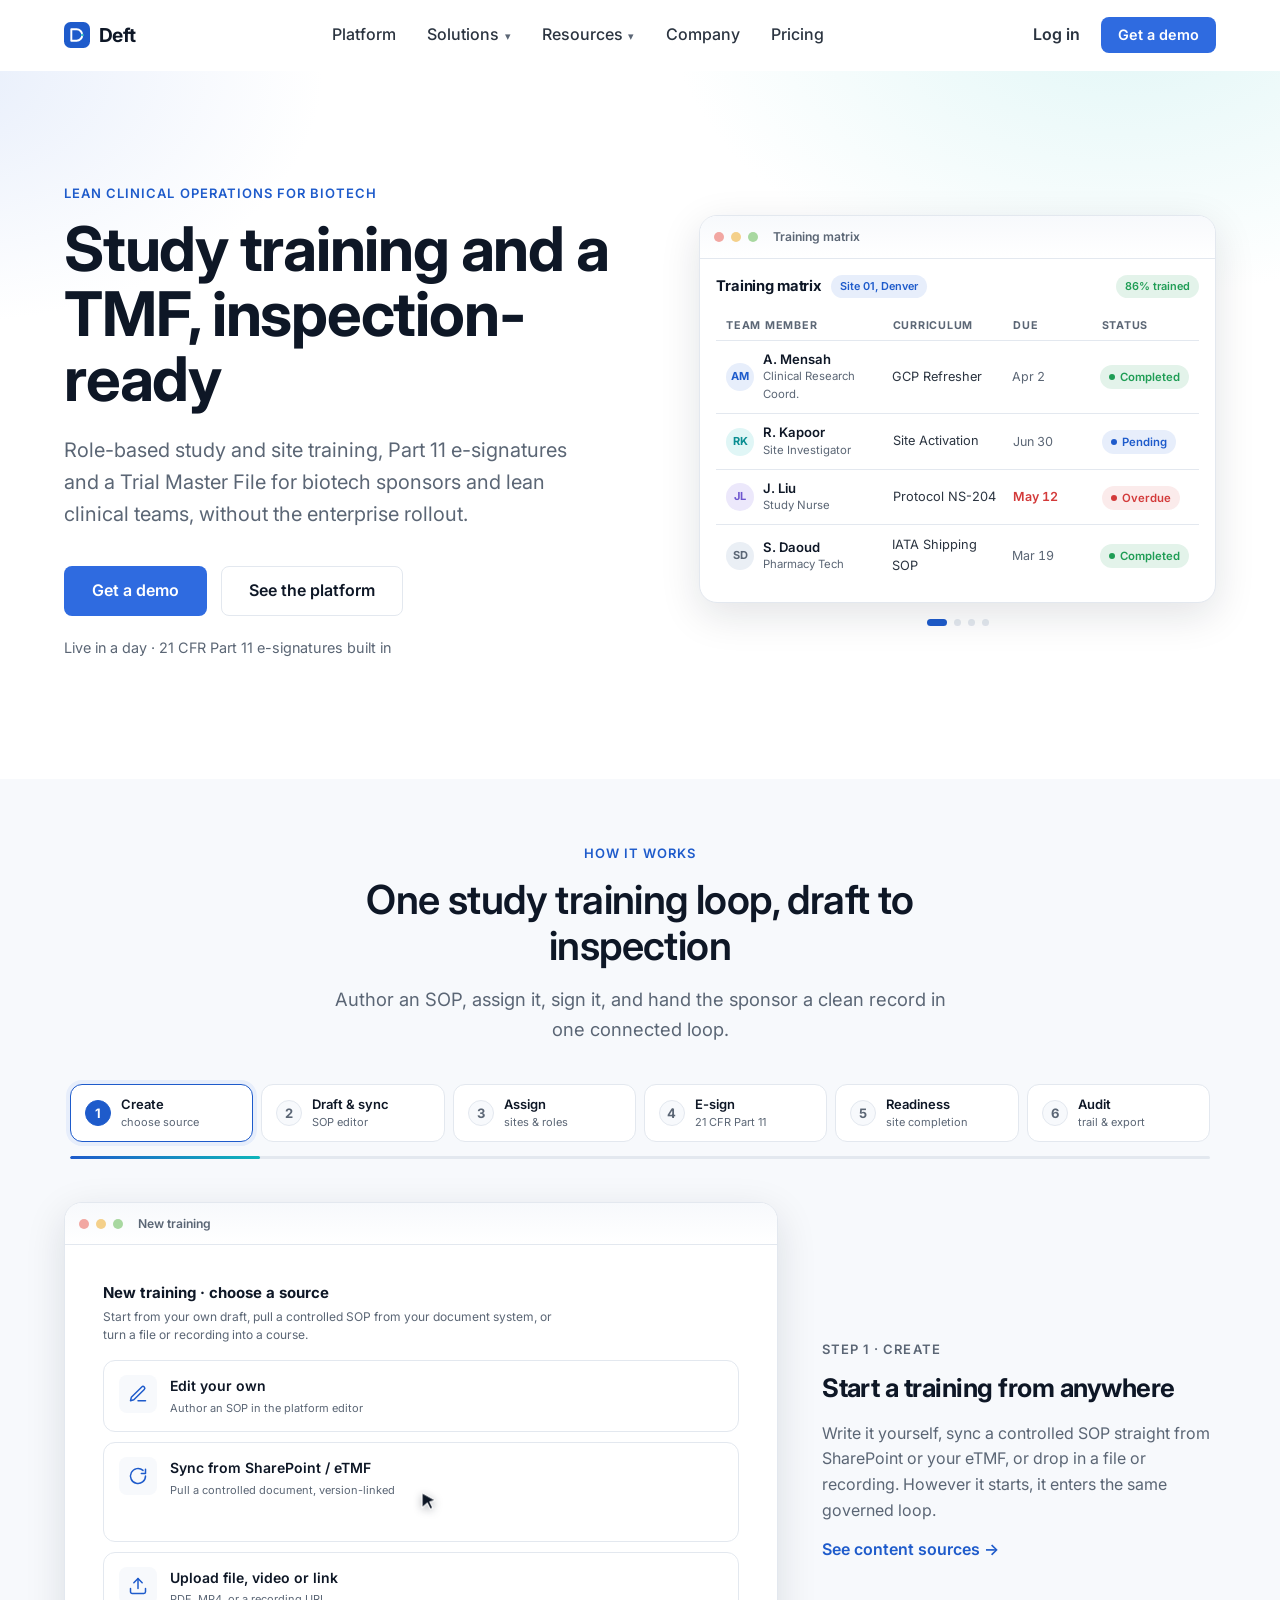
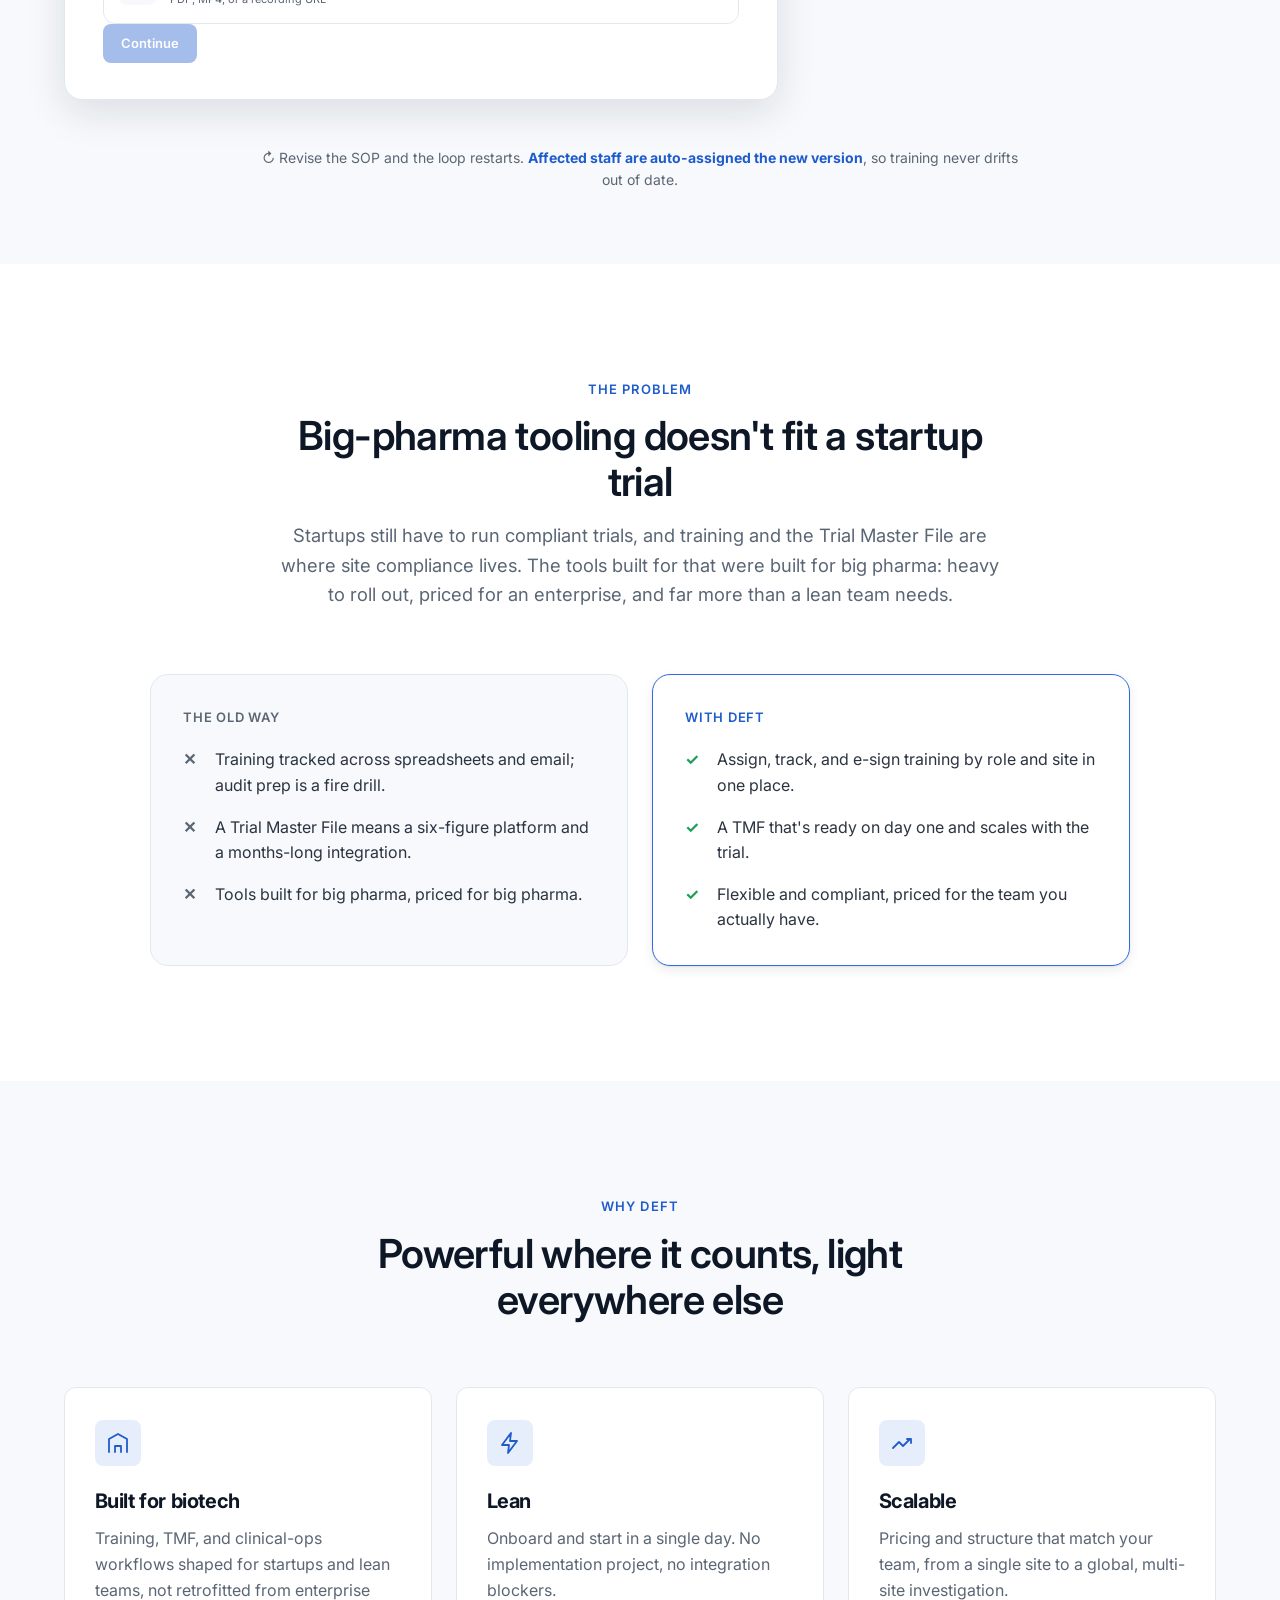
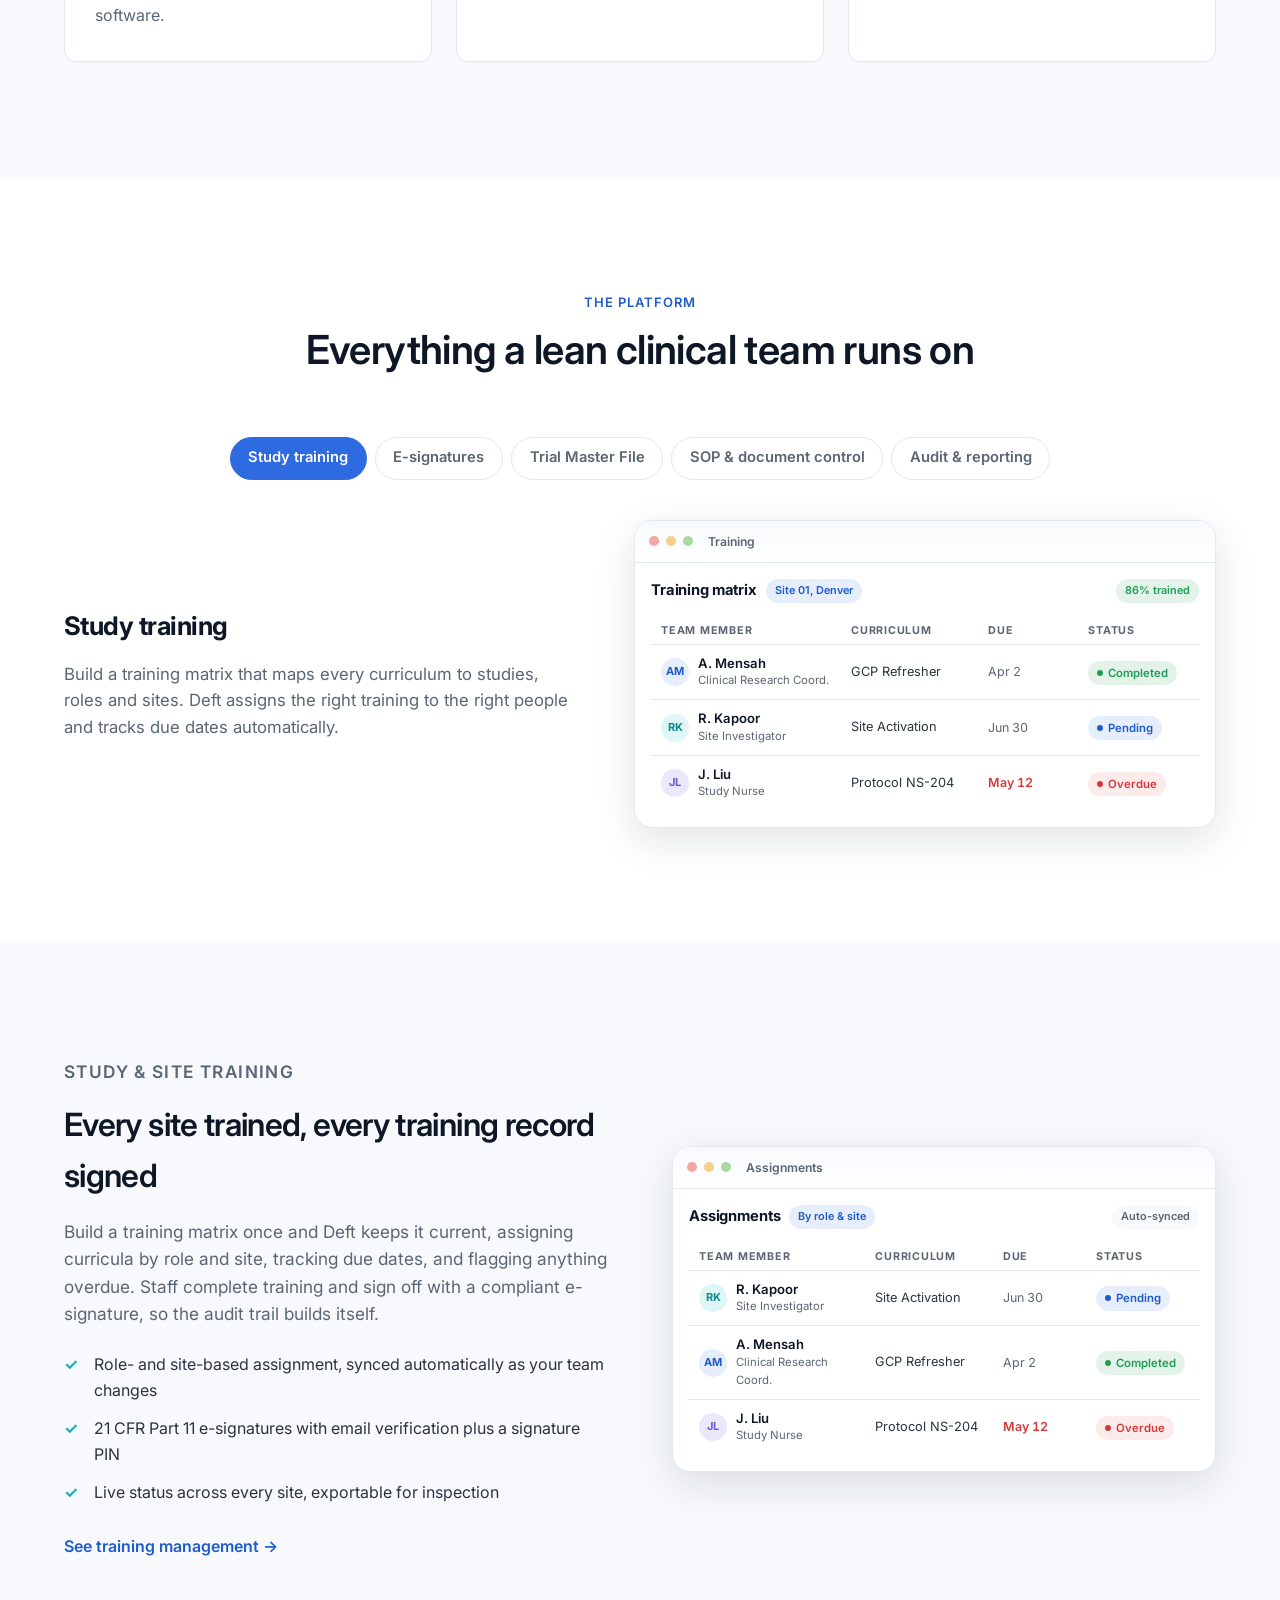
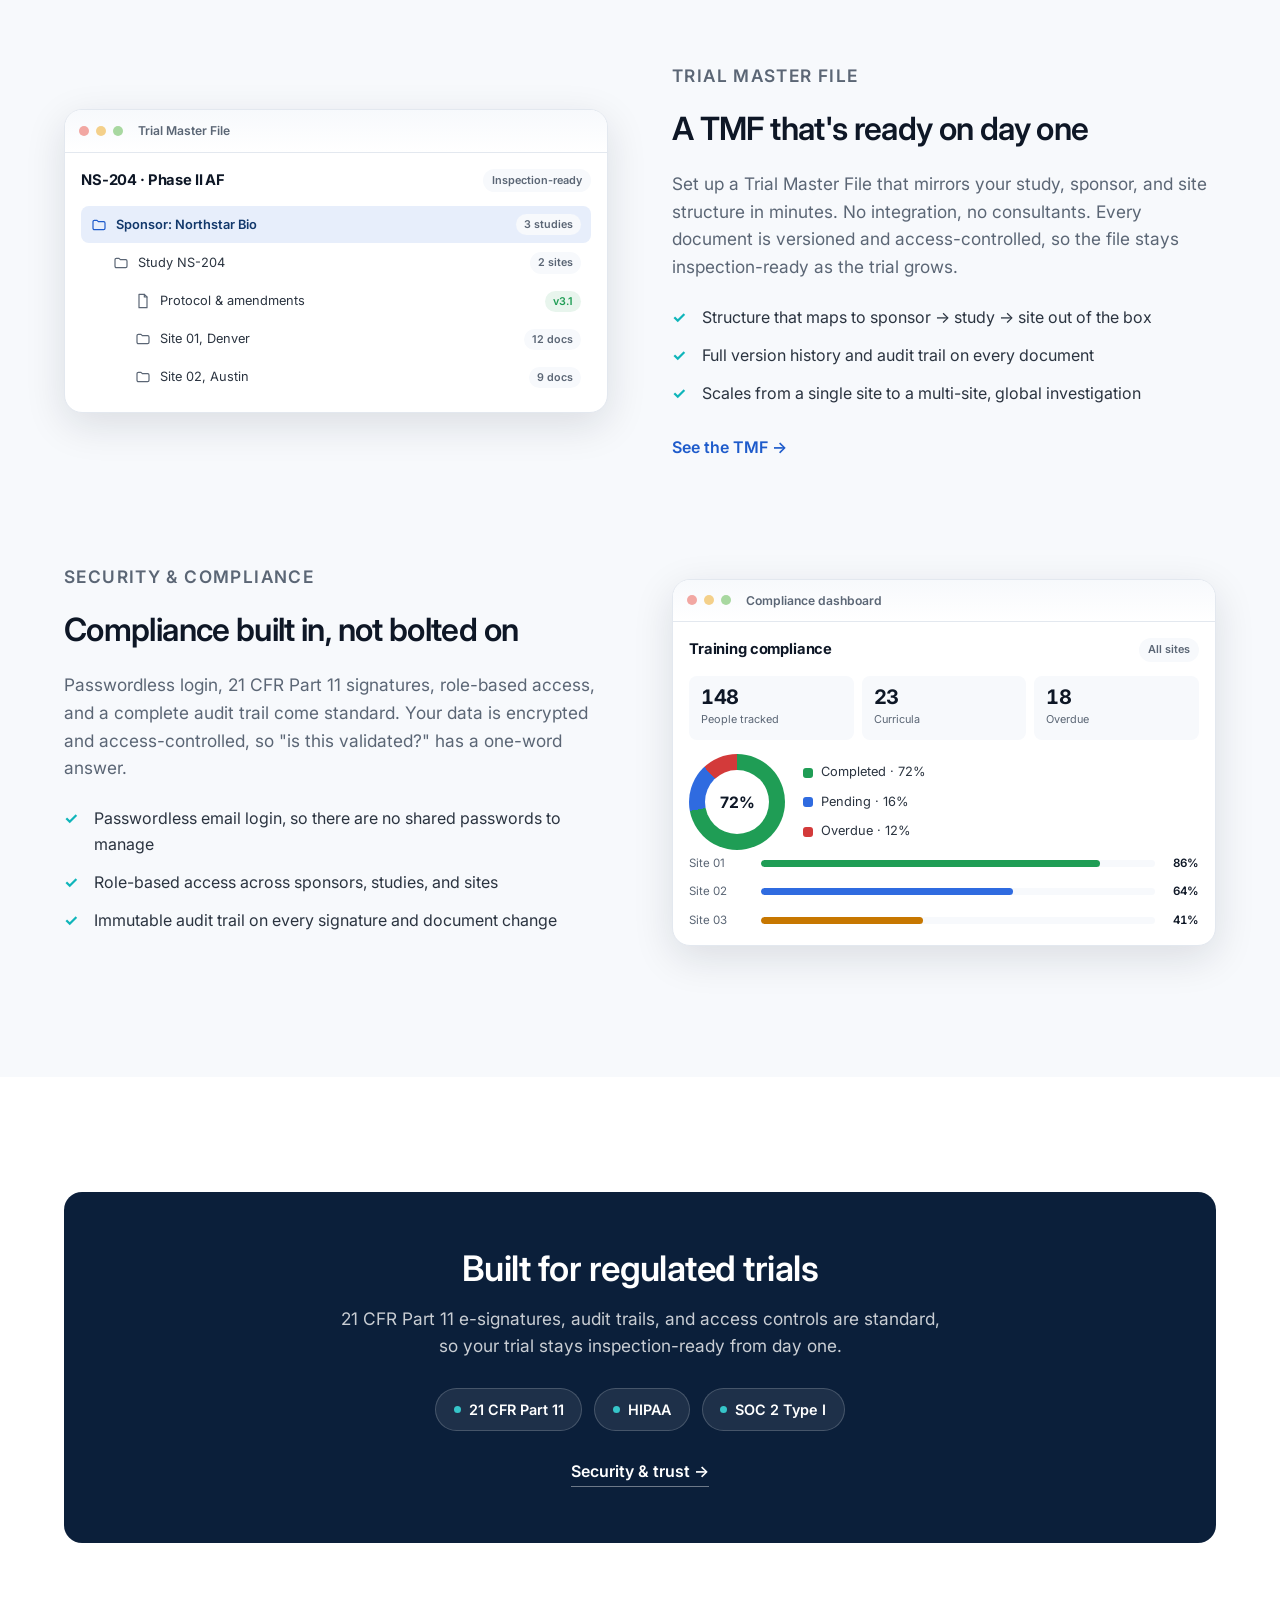
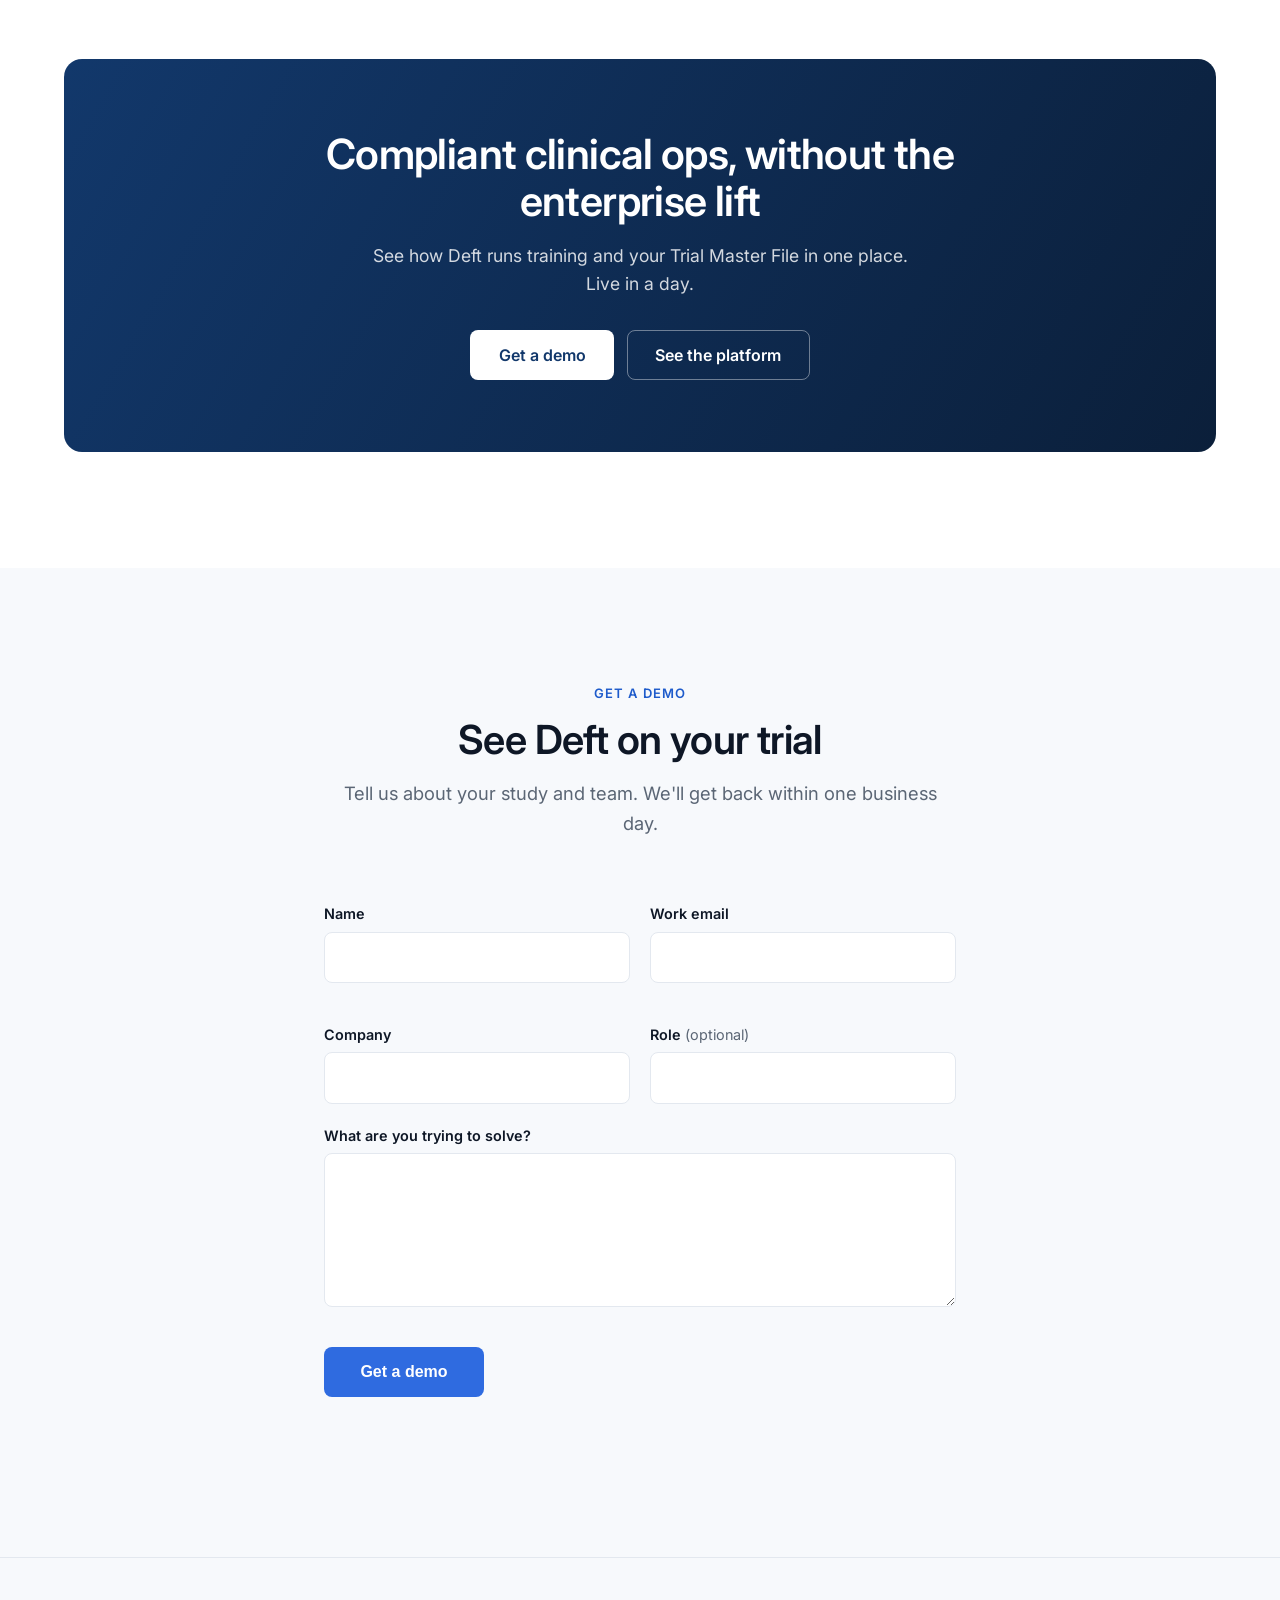
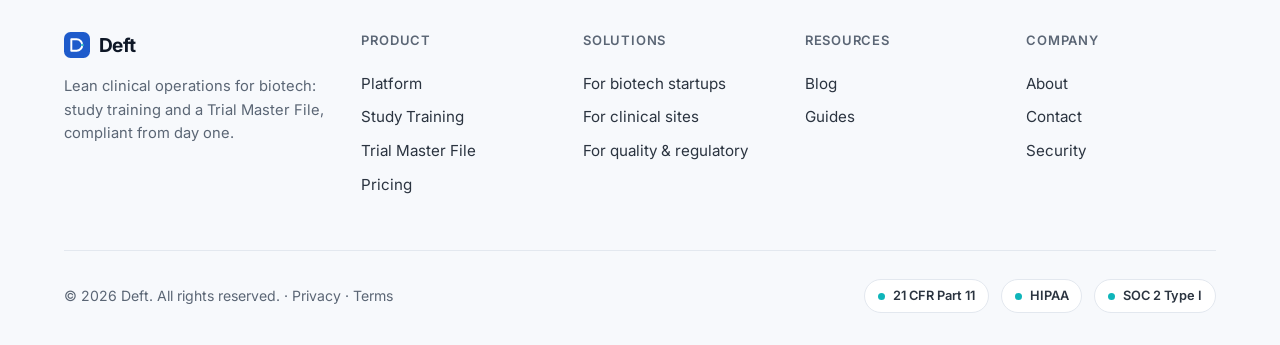
<file: index.html>
<!DOCTYPE html>
<html lang="en">
<head>
  <meta charset="UTF-8" />
  <meta name="viewport" content="width=device-width, initial-scale=1.0" />

  <!-- Google tag (gtag.js) -->
  <script async src="https://www.googletagmanager.com/gtag/js?id=G-5NZDJ428GW"></script>
  <script>
    window.dataLayer = window.dataLayer || [];
    function gtag(){dataLayer.push(arguments);}
    gtag('js', new Date());
    gtag('config', 'G-5NZDJ428GW');
  </script>

  <title>Deft: Study Training, TMF and Part 11 E-Signatures for Biotech</title>
  <meta name="description" content="Study and site training, a Trial Master File and 21 CFR Part 11 e-signatures for biotech sponsors and lean clinical teams. Role-based, inspection-ready, live in a day." />

  <meta property="og:type" content="website" />
  <meta property="og:title" content="Deft: Study training and TMF for biotech" />
  <meta property="og:description" content="Role-based study and site training, Part 11 e-signatures and a Trial Master File for lean teams. Live in a day." />
  <meta property="og:image" content="assets/og-image.png" />

  <link rel="icon" href="assets/favicon.svg" type="image/svg+xml" />
  <link rel="preconnect" href="https://fonts.googleapis.com" />
  <link rel="preconnect" href="https://fonts.gstatic.com" crossorigin />
  <link href="https://fonts.googleapis.com/css2?family=Inter:wght@400;500;600;700;800&display=swap" rel="stylesheet" media="print" onload="this.media='all'" />
  <noscript><link href="https://fonts.googleapis.com/css2?family=Inter:wght@400;500;600;700;800&display=swap" rel="stylesheet" /></noscript>
  <link rel="stylesheet" href="assets/css/styles.css?v=3" />
</head>
<body>
  <!-- ===================== NAV ===================== -->
  <header class="nav" id="top">
    <div class="container nav__inner">
      <a class="nav__brand" href="#top">
        <svg class="nav__logo" viewBox="0 0 32 32" fill="none" aria-hidden="true">
          <rect width="32" height="32" rx="8" fill="#1E5BCB"/>
          <path d="M9 9h6.5a7 7 0 0 1 0 14H9V9Z" stroke="#fff" stroke-width="2.4" stroke-linejoin="round"/>
          <circle cx="22.5" cy="16" r="1.6" fill="#36C5C9"/>
        </svg>
        <span>Deft</span>
      </a>

      <nav class="nav__links" aria-label="Primary">
        <a href="#platform">Platform</a>
        <div class="nav__item">
          <a href="#solutions">Solutions</a>
          <div class="nav__menu">
            <a href="study-training.html">Study Training<small>Role-based site training, e-signed</small></a>
            <a href="#tmf">Trial Master File<small>Inspection-ready, day one</small></a>
          </div>
        </div>
        <div class="nav__item">
          <a href="blog/index.html">Resources</a>
          <div class="nav__menu">
            <a href="blog/index.html">Blog<small>Guides & compliance notes</small></a>
          </div>
        </div>
        <a href="company.html">Company</a>
        <a href="pricing.html">Pricing</a>
      </nav>

      <div class="nav__right">
        <a href="#" class="nav__login">Log in</a>
        <a href="#contact" class="btn btn--sm">Get a demo</a>
      </div>

      <button class="nav__toggle" aria-label="Toggle menu" aria-expanded="false">
        <span></span><span></span><span></span>
      </button>
    </div>
  </header>

  <main>
    <!-- ===================== HERO ===================== -->
    <section class="hero" id="platform">
      <div class="container hero__inner">
        <div class="hero__copy reveal">
          <p class="eyebrow">Lean clinical operations for biotech</p>
          <h1 class="hero__title">Study training and a TMF, inspection-ready</h1>
          <p class="hero__sub">
            Role-based study and site training, Part 11 e-signatures and a Trial Master File for
            biotech sponsors and lean clinical teams, without the enterprise rollout.
          </p>
          <div class="hero__cta">
            <a href="#contact" class="btn btn--lg">Get a demo</a>
            <a href="#loop" class="btn btn--ghost btn--lg">See the platform</a>
          </div>
          <p class="hero__note">Live in a day · 21 CFR Part 11 e-signatures built in</p>
        </div>

        <div class="hero__visual reveal">
          <div class="hero__carousel" id="heroCarousel" aria-label="Product preview">
            <!-- shot 1: training matrix -->
            <div class="hero__slide is-active">
              <div class="mockup">
                <div class="mockup__bar"><i></i><i></i><i></i><span>Training matrix</span></div>
                <div class="mockup__body">
                  <div class="ui-head">
                    <h5>Training matrix</h5>
                    <span class="ui-chip">Site 01, Denver</span>
                    <span class="ui-chip ui-chip--ok ui-spacer">86% trained</span>
                  </div>
                  <div class="ui-table">
                    <div class="ui-row ui-row--head"><span>Team member</span><span>Curriculum</span><span>Due</span><span>Status</span></div>
                    <div class="ui-row ui-row--data">
                      <span class="ui-cell-name"><span class="ui-ava ui-ava--b">AM</span><span><b>A. Mensah</b><small>Clinical Research Coord.</small></span></span>
                      <span class="ui-cell">GCP Refresher</span>
                      <span class="ui-due">Apr 2</span>
                      <span><span class="pill pill--done">Completed</span></span>
                    </div>
                    <div class="ui-row ui-row--data">
                      <span class="ui-cell-name"><span class="ui-ava ui-ava--t">RK</span><span><b>R. Kapoor</b><small>Site Investigator</small></span></span>
                      <span class="ui-cell">Site Activation</span>
                      <span class="ui-due">Jun 30</span>
                      <span><span class="pill pill--pend">Pending</span></span>
                    </div>
                    <div class="ui-row ui-row--data">
                      <span class="ui-cell-name"><span class="ui-ava ui-ava--v">JL</span><span><b>J. Liu</b><small>Study Nurse</small></span></span>
                      <span class="ui-cell">Protocol NS-204</span>
                      <span class="ui-due is-late">May 12</span>
                      <span><span class="pill pill--late">Overdue</span></span>
                    </div>
                    <div class="ui-row ui-row--data">
                      <span class="ui-cell-name"><span class="ui-ava ui-ava--g">SD</span><span><b>S. Daoud</b><small>Pharmacy Tech</small></span></span>
                      <span class="ui-cell">IATA Shipping SOP</span>
                      <span class="ui-due">Mar 19</span>
                      <span><span class="pill pill--done">Completed</span></span>
                    </div>
                  </div>
                </div>
              </div>
            </div>

            <!-- shot 2: readiness dashboard -->
            <div class="hero__slide">
              <div class="mockup">
                <div class="mockup__bar"><i></i><i></i><i></i><span>Training readiness</span></div>
                <div class="mockup__body">
                  <div class="dash">
                    <div class="dash__head">
                      <div><h6>Site readiness</h6><small>PROTEUS-2 · GCP Refresher v1.4</small></div>
                      <span class="dash__chip">Monitoring visit · Jul 8</span>
                    </div>
                    <div class="dash__top">
                      <div class="dash__donut" style="--p:87%"><span>87%</span></div>
                      <div class="dash__stats">
                        <div class="dash__stat"><b>38</b><small>staff trained &amp; signed</small></div>
                        <div class="dash__stat"><b>2</b><small>sites monitoring-ready</small></div>
                        <div class="dash__stat warn"><b>1</b><small>site at risk before the visit</small></div>
                      </div>
                    </div>
                    <div class="dash__bars">
                      <div class="dbar"><span class="dbar__lab">SITE-001 · Denver</span><span class="dbar__track"><span class="dbar__fill" style="width:94%"></span></span><span class="dbar__val">94%</span><span class="dbar__status ok">Ready</span></div>
                      <div class="dbar"><span class="dbar__lab">SITE-002 · Austin</span><span class="dbar__track"><span class="dbar__fill" style="width:88%"></span></span><span class="dbar__val">88%</span><span class="dbar__status ok">Ready</span></div>
                      <div class="dbar warn"><span class="dbar__lab">SITE-003 · Boston</span><span class="dbar__track"><span class="dbar__fill" style="width:61%"></span></span><span class="dbar__val">61%</span><span class="dbar__status warn">At risk</span></div>
                    </div>
                  </div>
                </div>
              </div>
            </div>

            <!-- shot 3: e-signature -->
            <div class="hero__slide">
              <div class="mockup">
                <div class="mockup__bar"><i></i><i></i><i></i><span>Sign to complete</span></div>
                <div class="mockup__body">
                  <div class="ui-sign is-signed">
                    <div class="ui-sign__head">
                      <span class="ui-lock"><svg viewBox="0 0 24 24" fill="none" stroke="currentColor" stroke-width="1.9" stroke-linecap="round" stroke-linejoin="round" width="20" height="20"><rect x="4" y="11" width="16" height="9" rx="2"/><path d="M8 11V8a4 4 0 0 1 8 0v3"/></svg></span>
                      <span><h5>Confirm your e-signature</h5><small>GCP Refresher · SOP-014 v4.0</small></span>
                    </div>
                    <div class="ui-field">
                      <label>Meaning of signature</label>
                      <div class="ui-select">I completed and understood this training</div>
                    </div>
                    <div class="ui-field">
                      <label>Signature PIN</label>
                      <div class="ui-pin"><i class="filled">•</i><i class="filled">•</i><i class="filled">•</i><i class="filled">•</i></div>
                    </div>
                    <span class="sg-act done">✓ Signed</span>
                    <div class="ui-signed">
                      <span class="ui-ava ui-ava--b">AM</span>
                      <span><b>Amara Mensah</b><small>amara.mensah@deft.com · Jun 24, 2026 14:32 UTC · 10.2.4.8</small></span>
                    </div>
                    <p class="ui-stamp">Email-verified + PIN signed · 21 CFR Part 11 audit trail</p>
                  </div>
                </div>
              </div>
            </div>

            <!-- shot 4: audit trail -->
            <div class="hero__slide">
              <div class="mockup">
                <div class="mockup__bar"><i></i><i></i><i></i><span>Audit log</span></div>
                <div class="mockup__body">
                  <div class="ui-head">
                    <h5>Audit trail</h5>
                    <span class="ui-chip ui-chip--soft">CFR Part 11</span>
                    <span class="ui-chip ui-chip--ok ui-spacer">Export CSV</span>
                  </div>
                  <div class="lg">
                    <div class="lg-row lg-row--head"><span>Timestamp</span><span>User</span><span>Action</span><span>IP</span></div>
                    <div class="lg-row">
                      <span class="lg-ts">Jun 24 · 14:32</span>
                      <span class="lg-user"><b>A. Mensah</b><small>Clinical Research Coord.</small></span>
                      <span><span class="act act--ok">training_completed</span></span>
                      <span class="lg-ip">10.2.4.8</span>
                    </div>
                    <div class="lg-row">
                      <span class="lg-ts">Jun 24 · 14:32</span>
                      <span class="lg-user"><b>A. Mensah</b><small>Clinical Research Coord.</small></span>
                      <span><span class="act act--info">signature_applied</span></span>
                      <span class="lg-ip">10.2.4.8</span>
                    </div>
                    <div class="lg-row">
                      <span class="lg-ts">Jun 22 · 09:15</span>
                      <span class="lg-user"><b>R. Okafor</b><small>Quality Lead</small></span>
                      <span><span class="act act--info">document_published</span></span>
                      <span class="lg-ip">10.2.4.2</span>
                    </div>
                    <div class="lg-row">
                      <span class="lg-ts">Jun 20 · 16:40</span>
                      <span class="lg-user"><b>R. Kapoor</b><small>Site Investigator</small></span>
                      <span><span class="act act--mut">training_assigned</span></span>
                      <span class="lg-ip">10.2.4.9</span>
                    </div>
                  </div>
                  <div class="lg-foot"><span class="ok">✓</span> Sponsor QA package · <b>148 records</b> · all signatures verified</div>
                </div>
              </div>
            </div>
          </div>
          <div class="hero__dots" id="heroDots" role="tablist" aria-label="Choose preview">
            <button class="hero__dot is-active" aria-label="Training matrix"></button>
            <button class="hero__dot" aria-label="Readiness dashboard"></button>
            <button class="hero__dot" aria-label="E-signature"></button>
            <button class="hero__dot" aria-label="Audit trail"></button>
          </div>
        </div>
      </div>
    </section>

    <!-- ===================== PLATFORM WALKTHROUGH (self-playing loop) ===================== -->
    <section class="section section--alt loop" id="loop">
      <div class="container">
        <header class="loop__head reveal">
          <p class="eyebrow">How it works</p>
          <h2 class="section__title">One study training loop, draft to inspection</h2>
          <p class="section__lead">Author an SOP, assign it, sign it, and hand the sponsor a clean record in one connected loop.</p>
        </header>

        <div class="loop__rail reveal" role="tablist" aria-label="Training loop steps">
          <button class="loop__step is-active" data-step="0" role="tab" aria-selected="true">
            <span class="n">1</span><span class="lab"><b>Create</b><small>choose source</small></span>
          </button>
          <button class="loop__step" data-step="1" role="tab" aria-selected="false">
            <span class="n">2</span><span class="lab"><b>Draft &amp; sync</b><small>SOP editor</small></span>
          </button>
          <button class="loop__step" data-step="2" role="tab" aria-selected="false">
            <span class="n">3</span><span class="lab"><b>Assign</b><small>sites &amp; roles</small></span>
          </button>
          <button class="loop__step" data-step="3" role="tab" aria-selected="false">
            <span class="n">4</span><span class="lab"><b>E-sign</b><small>21 CFR Part 11</small></span>
          </button>
          <button class="loop__step" data-step="4" role="tab" aria-selected="false">
            <span class="n">5</span><span class="lab"><b>Readiness</b><small>site completion</small></span>
          </button>
          <button class="loop__step" data-step="5" role="tab" aria-selected="false">
            <span class="n">6</span><span class="lab"><b>Audit</b><small>trail &amp; export</small></span>
          </button>
        </div>
        <div class="loop__track reveal"><div class="loop__fill" id="loopFill"></div></div>

        <div class="loop__stage reveal" id="loopStage">
          <!-- simulated cursor -->
          <svg class="loop__cursor" id="loopCursor" viewBox="0 0 24 24" aria-hidden="true">
            <path d="M5 2.5 18.5 10l-5.7 1.6 3 6-2.6 1.2-3-6L5 17.5z" fill="#0E1726" stroke="#fff" stroke-width="1.1" stroke-linejoin="round"/>
          </svg>

          <!-- ===== SCENE 0 — CREATE / SOURCE ===== -->
          <div class="scene is-active" data-scene="0">
            <div class="mockup">
              <div class="mockup__bar"><i></i><i></i><i></i><span>New training</span></div>
              <div class="mockup__body">
                <div class="src">
                  <h6>New training · choose a source</h6>
                  <p class="src__lead">Start from your own draft, pull a controlled SOP from your document system, or turn a file or recording into a course.</p>
                  <div class="src__opts">
                    <div class="src-card" data-src>
                      <span class="src-ico"><svg viewBox="0 0 24 24" fill="none" stroke="currentColor" stroke-width="1.8" stroke-linecap="round" stroke-linejoin="round"><path d="M12 20h9"/><path d="M16.5 3.5a2.1 2.1 0 0 1 3 3L7 19l-4 1 1-4Z"/></svg></span>
                      <span class="src-card__main"><span class="src-card__t">Edit your own</span><span class="src-card__d">Author an SOP in the platform editor</span></span>
                    </div>
                    <div class="src-card" data-src data-pick>
                      <span class="src-ico"><svg viewBox="0 0 24 24" fill="none" stroke="currentColor" stroke-width="1.8" stroke-linecap="round" stroke-linejoin="round"><path d="M21 12a9 9 0 1 1-3-6.7"/><path d="M21 4v5h-5"/></svg></span>
                      <span class="src-card__main"><span class="src-card__t">Sync from SharePoint / eTMF</span><span class="src-card__d">Pull a controlled document, version-linked</span><span class="src-sync" data-syncmsg>✓ Pulled SOP-014 · v1.4, kept in sync</span></span>
                    </div>
                    <div class="src-card" data-src>
                      <span class="src-ico"><svg viewBox="0 0 24 24" fill="none" stroke="currentColor" stroke-width="1.8" stroke-linecap="round" stroke-linejoin="round"><path d="M21 15v4a2 2 0 0 1-2 2H5a2 2 0 0 1-2-2v-4"/><path d="M17 8l-5-5-5 5"/><path d="M12 3v12"/></svg></span>
                      <span class="src-card__main"><span class="src-card__t">Upload file, video or link</span><span class="src-card__d">PDF, MP4, or a recording URL</span></span>
                    </div>
                  </div>
                  <span class="src__next" data-target>Continue</span>
                </div>
              </div>
            </div>
            <div class="loop__caption">
              <p class="eyebrow">Step 1 · Create</p>
              <h3>Start a training from anywhere</h3>
              <p>Write it yourself, sync a controlled SOP straight from SharePoint or your eTMF, or drop in a file or recording. However it starts, it enters the same governed loop.</p>
              <a class="tlink" href="#loop">See content sources →</a>
            </div>
          </div>

          <!-- ===== SCENE 1 — EDITOR ===== -->
          <div class="scene" data-scene="1">
            <div class="mockup">
              <div class="mockup__bar"><i></i><i></i><i></i><span>SOP-014 · Sample handling</span></div>
              <div class="ed-bar">
                <div class="ed-steps">
                  <span class="ed-step cur"><b>Draft</b><small>editing</small></span>
                  <span class="ed-step"><b>Pending approval</b><small>awaiting reviewer</small></span>
                  <span class="ed-step"><b>Approved</b><small>ready to publish</small></span>
                  <span class="ed-step"><b>Published</b><small>Pending</small></span>
                </div>
                <span class="ed-save" id="edSave"><span class="s-ing">Saving…</span><span class="s-ed">✓ Saved just now</span></span>
                <span class="ed-act" data-target>Submit for approval</span>
              </div>
              <div class="ed-grid">
                <div class="ed-doc">
                  <h6>Sample Handling &amp; Storage</h6>
                  <div class="ed-meta">SOP-014 · Linked curriculum: GCP Refresher</div>
                  <p>Biological samples must be processed within 30 minutes of collection. Centrifuge at 1,500 × g for 10 minutes at 4 °C, then aliquot into pre-labeled cryovials.</p>
                  <p>Aliquots are <mark data-mark>stored at <span data-temp>−80 °C</span> within two hours of collection</mark> and logged in the sample manifest before transfer.</p>
                </div>
                <div class="ed-rail">
                  <h6>Discussion <span class="c" data-disc>2</span></h6>
                  <div class="ed-cmt" data-cmt>
                    <div class="q">“…stored at −80 °C within two hours…”</div>
                    <div class="who"><span class="ui-ava ui-ava--t">RO</span><span><b>R. Okafor</b><br><small>Quality Lead · 2h</small></span></div>
                    <div class="txt">Should this match the kit manual (−70 °C)?</div>
                    <div class="ed-cmt__act"><span class="ed-resolve" data-resolve>Accept &amp; resolve</span></div>
                    <div class="ed-cmt__done">✓ Resolved · now −70 °C</div>
                  </div>
                </div>
              </div>
            </div>
            <div class="loop__caption">
              <p class="eyebrow">Step 2 · Draft &amp; sync</p>
              <h3>Author SOPs right in the platform</h3>
              <p>Write and revise SOPs in the editor, with autosave, version control, inline review comments, and a Draft → Approved → Published trail, all built in.</p>
              <a class="tlink" href="#loop">See document control →</a>
            </div>
          </div>

          <!-- ===== SCENE 2 — ASSIGN ===== -->
          <div class="scene" data-scene="2">
            <div class="mockup">
              <div class="mockup__bar"><i></i><i></i><i></i><span>Assign training</span></div>
              <div class="mockup__body" style="padding:0">
                <div class="asg">
                  <div class="asg__form">
                    <h6>Assign · GCP Refresher</h6>

                    <div class="asg__field">
                      <div class="asg__lab">Study</div>
                      <div class="asg__dd" id="asgDD">
                        <div class="asg__dd-cur" data-dd><span class="asg__dd-ph">Select a study…</span></div>
                        <div class="asg__dd-menu">
                          <div class="asg__dd-opt" data-study="PROTEUS-2"><b>PROTEUS-2</b> <small>Phase III · 6 sites</small></div>
                          <div class="asg__dd-opt" data-study="HELIOS-1"><b>HELIOS-1</b> <small>Phase II · 3 sites</small></div>
                          <div class="asg__dd-opt" data-study="ORION-4"><b>ORION-4</b> <small>Phase III · 9 sites</small></div>
                        </div>
                      </div>
                    </div>

                    <div class="asg__field">
                      <div class="asg__lab">Sites</div>
                      <div class="asg__sites">
                        <div class="site-card is-off" data-site><span class="chk">✓</span><span class="site-card__main"><span class="site-card__id">SITE-001 · Denver</span><span class="site-card__meta">PI: Okafor · 14 staff</span></span></div>
                        <div class="site-card is-off" data-site><span class="chk">✓</span><span class="site-card__main"><span class="site-card__id">SITE-002 · Austin</span><span class="site-card__meta">PI: Reyes · 9 staff</span></span></div>
                        <div class="site-card is-off" data-site><span class="chk">✓</span><span class="site-card__main"><span class="site-card__id">SITE-003 · Boston</span><span class="site-card__meta">PI: Nyong · 11 staff</span></span></div>
                        <div class="site-card is-off"><span class="chk">✓</span><span class="site-card__main"><span class="site-card__id">SITE-004 · Seattle</span><span class="site-card__meta">PI: Park · 6 staff</span></span></div>
                      </div>
                    </div>

                    <div class="asg__field">
                      <div class="asg__lab">Roles</div>
                      <div class="asg__roles">
                        <span class="role-chip" data-role data-add="3">Investigator <small>INV</small></span>
                        <span class="role-chip" data-role data-add="12">Clinical Research Coord. <small>CRC</small></span>
                        <span class="role-chip" data-role data-add="18">Study Nurse <small>RN</small></span>
                        <span class="role-chip">Pharmacy <small>PHM</small></span>
                      </div>
                    </div>

                    <div class="asg__field">
                      <div class="asg__lab">Due date</div>
                      <div class="asg__due">
                        <span class="due-opt" data-due>14 days</span>
                        <span class="due-opt" data-due data-due-pick>30 days</span>
                        <span class="due-opt" data-due>60 days</span>
                        <span class="due-date" data-due-date>· complete by Jul 25, 2026</span>
                      </div>
                    </div>
                  </div>

                  <div class="asg__people">
                    <div class="asg__people-head">
                      <span>Will be enrolled</span>
                      <span class="asg__count" id="asgCount">0<small>people</small></span>
                    </div>
                    <div class="asg__list" id="asgList">
                      <div class="asg__empty" data-empty>Pick a study, sites &amp; roles to resolve people.</div>
                      <div class="asg__row" data-when="0"><span class="ui-ava ui-ava--b">AO</span><span class="asg__row-main"><b>Dr. Amara Okafor</b><small>Investigator · Denver</small></span></div>
                      <div class="asg__row" data-when="1"><span class="ui-ava ui-ava--t">LR</span><span class="asg__row-main"><b>Lena Reyes</b><small>CRC · Austin</small></span></div>
                      <div class="asg__row" data-when="1"><span class="ui-ava ui-ava--g">JP</span><span class="asg__row-main"><b>James Park</b><small>CRC · Boston</small></span></div>
                      <div class="asg__row" data-when="2"><span class="ui-ava ui-ava--v">PS</span><span class="asg__row-main"><b>Priya Shah</b><small>Study Nurse · Denver</small></span></div>
                      <div class="asg__row" data-when="2"><span class="ui-ava ui-ava--b">TB</span><span class="asg__row-main"><b>Tom Becker</b><small>Study Nurse · Austin</small></span></div>
                      <div class="asg__more" data-more>+28 more matched by role</div>
                      <div class="asg__row" data-oneoff><span class="ui-ava ui-ava--t">MG</span><span class="asg__row-main"><b>Maria Gomez</b><small>Independent Auditor</small></span><span class="asg__tag">added</span></div>
                    </div>
                    <div class="asg__add" data-addbtn>+ Add individual…</div>
                  </div>

                  <div class="asg__bar"><span class="asg__save" data-target>Save assignments</span></div>
                </div>
              </div>
            </div>
            <div class="loop__caption">
              <p class="eyebrow">Step 3 · Assign</p>
              <h3>Role-based study training, assigned by study, site and role</h3>
              <p>Pick a study, its sites, and the roles that apply. Deft resolves the exact people in real time, and you can drop in individuals as one-offs. Everyone who matches is enrolled automatically and stays in sync as your team changes.</p>
              <a class="tlink" href="study-training.html">More on study training →</a>
            </div>
          </div>

          <!-- ===== SCENE 3 — E-SIGN ===== -->
          <div class="scene" data-scene="3">
            <div class="mockup">
              <div class="mockup__bar"><i></i><i></i><i></i><span>Sign to complete</span></div>
              <div class="mockup__body">
                <div class="ui-sign" id="signCard">
                  <div class="ui-sign__head">
                    <span class="ui-lock"><svg viewBox="0 0 24 24" fill="none" stroke="currentColor" stroke-width="1.9" stroke-linecap="round" stroke-linejoin="round" width="20" height="20"><rect x="4" y="11" width="16" height="9" rx="2"/><path d="M8 11V8a4 4 0 0 1 8 0v3"/></svg></span>
                    <span><h5>Confirm your e-signature</h5><small>GCP Refresher · SOP-014 v4.0</small></span>
                  </div>
                  <div class="ui-field">
                    <label>Meaning of signature</label>
                    <div class="ui-select">I completed and understood this training</div>
                  </div>
                  <div class="ui-field">
                    <label>Signature PIN</label>
                    <div class="ui-pin"><i data-pin>·</i><i data-pin>·</i><i data-pin>·</i><i data-pin>·</i></div>
                  </div>
                  <span class="sg-act" data-target>Sign &amp; complete</span>
                  <div class="ui-signed">
                    <span class="ui-ava ui-ava--b">AM</span>
                    <span><b>Amara Mensah</b><small>amara.mensah@deft.com · Jun 24, 2026 14:32 UTC · 10.2.4.8</small></span>
                  </div>
                  <p class="ui-stamp">Email-verified + PIN signed · 21 CFR Part 11 audit trail</p>
                </div>
              </div>
            </div>
            <div class="loop__caption">
              <p class="eyebrow">Step 4 · E-sign</p>
              <h3>21 CFR Part 11 signatures, built in</h3>
              <p>Staff complete training and sign off with a compliant e-signature that is email-verified, PIN-confirmed and timestamped. The meaning of every signature is captured.</p>
              <a class="tlink" href="#loop">See e-signatures →</a>
            </div>
          </div>

          <!-- ===== SCENE 4 — READINESS DASHBOARD ===== -->
          <div class="scene" data-scene="4">
            <div class="mockup">
              <div class="mockup__bar"><i></i><i></i><i></i><span>Training readiness</span></div>
              <div class="mockup__body">
                <div class="dash">
                  <div class="dash__head">
                    <div><h6>Site readiness</h6><small>PROTEUS-2 · GCP Refresher v1.4</small></div>
                    <span class="dash__chip">Monitoring visit · Jul 8</span>
                  </div>
                  <div class="dash__top">
                    <div class="dash__donut" id="dashDonut"><span data-donut>0%</span></div>
                    <div class="dash__stats">
                      <div class="dash__stat"><b data-stat="trained">0</b><small>staff trained &amp; signed</small></div>
                      <div class="dash__stat"><b data-stat="sites">0</b><small>sites monitoring-ready</small></div>
                      <div class="dash__stat warn"><b data-stat="risk">0</b><small>site at risk before the visit</small></div>
                    </div>
                  </div>
                  <div class="dash__bars">
                    <div class="dbar" data-dbar><span class="dbar__lab">SITE-001 · Denver</span><span class="dbar__track"><span class="dbar__fill" data-fill="94"></span></span><span class="dbar__val" data-pct>0%</span><span class="dbar__status ok">Ready</span></div>
                    <div class="dbar" data-dbar><span class="dbar__lab">SITE-002 · Austin</span><span class="dbar__track"><span class="dbar__fill" data-fill="88"></span></span><span class="dbar__val" data-pct>0%</span><span class="dbar__status ok">Ready</span></div>
                    <div class="dbar warn is-risk" data-dbar data-drill><span class="dbar__lab">SITE-003 · Boston</span><span class="dbar__track"><span class="dbar__fill" data-fill="61"></span></span><span class="dbar__val" data-pct>0%</span><span class="dbar__status warn">At risk</span></div>
                  </div>

                  <div class="drill" data-drill-panel>
                    <div class="drill__head">
                      <span class="drill__title">SITE-003 · Boston · <b>4 staff overdue</b></span>
                      <span class="drill__hint">Click a site to drill in</span>
                    </div>
                    <div class="drill__table">
                      <div class="drill__row drill__row--head"><span>Person</span><span>Overdue training</span><span>Late</span><span></span></div>
                      <div class="drill__row" data-late><span class="drill__who"><span class="ui-ava ui-ava--v">SL</span><span><b>Sarah Lindqvist</b><small>Study Nurse</small></span></span><span class="drill__trn">GCP Refresher v1.4</span><span class="drill__late">12d</span><span class="remind" data-remind>Remind</span></div>
                      <div class="drill__row" data-late><span class="drill__who"><span class="ui-ava ui-ava--b">MW</span><span><b>Marcus Webb</b><small>Clinical Research Coord.</small></span></span><span class="drill__trn">GCP Refresher v1.4</span><span class="drill__late">9d</span><span class="remind" data-remind>Remind</span></div>
                      <div class="drill__row" data-late><span class="drill__who"><span class="ui-ava ui-ava--t">PN</span><span><b>Dr. Priya Nair</b><small>Sub-Investigator</small></span></span><span class="drill__trn">GCP Refresher v1.4</span><span class="drill__late">5d</span><span class="remind" data-remind>Remind</span></div>
                      <div class="drill__row" data-late><span class="drill__who"><span class="ui-ava ui-ava--g">TF</span><span><b>Tomás Ferreira</b><small>Study Nurse</small></span></span><span class="drill__trn">GCP Refresher v1.4</span><span class="drill__late">3d</span><span class="remind" data-remind>Remind</span></div>
                    </div>
                    <div class="drill__foot">
                      <span class="drill__act drill__act--ghost" data-remind-all>Send reminder to all 4</span>
                      <span class="drill__act drill__act--primary" data-target>Generate site visit report</span>
                    </div>
                  </div>
                </div>
              </div>
            </div>
            <div class="loop__caption">
              <p class="eyebrow">Step 5 · Readiness</p>
              <h3>Know you're inspection-ready, site by site</h3>
              <p>A live read on completion across every site, so you spot the gap before the sponsor's monitor does. Drill in, nudge the stragglers, and generate the visit pack in a click.</p>
              <a class="tlink" href="#loop">See reporting →</a>
            </div>
          </div>

          <!-- ===== SCENE 5 — AUDIT TRAIL ===== -->
          <div class="scene" data-scene="5">
            <div class="mockup">
              <div class="mockup__bar"><i></i><i></i><i></i><span>Audit log</span></div>
              <div class="mockup__body">
                <div class="ui-head">
                  <h5>Audit trail</h5>
                  <span class="ui-chip ui-chip--soft">CFR Part 11</span>
                  <span class="ui-chip ui-chip--ok ui-spacer lg-export" data-target>Export CSV</span>
                </div>
                <div class="lg">
                  <div class="lg-row lg-row--head"><span>Timestamp</span><span>User</span><span>Action</span><span>IP</span></div>
                  <div class="lg-row" data-row>
                    <span class="lg-ts">Jun 24 · 14:32</span>
                    <span class="lg-user"><b>A. Mensah</b><small>Clinical Research Coord.</small></span>
                    <span><span class="act act--ok">training_completed</span></span>
                    <span class="lg-ip">10.2.4.8</span>
                  </div>
                  <div class="lg-row" data-row>
                    <span class="lg-ts">Jun 24 · 14:32</span>
                    <span class="lg-user"><b>A. Mensah</b><small>Clinical Research Coord.</small></span>
                    <span><span class="act act--info">signature_applied</span></span>
                    <span class="lg-ip">10.2.4.8</span>
                  </div>
                  <div class="lg-row" data-row>
                    <span class="lg-ts">Jun 22 · 09:15</span>
                    <span class="lg-user"><b>R. Okafor</b><small>Quality Lead</small></span>
                    <span><span class="act act--info">document_published</span></span>
                    <span class="lg-ip">10.2.4.2</span>
                  </div>
                  <div class="lg-row" data-row>
                    <span class="lg-ts">Jun 20 · 16:40</span>
                    <span class="lg-user"><b>R. Kapoor</b><small>Site Investigator</small></span>
                    <span><span class="act act--mut">training_assigned</span></span>
                    <span class="lg-ip">10.2.4.9</span>
                  </div>
                </div>
                <div class="lg-foot"><span class="ok">✓</span> Sponsor QA package · <b>148 records</b> · all signatures verified
                  <span class="lg-toast" id="lgToast">Exported ✓</span>
                </div>
              </div>
            </div>
            <div class="loop__caption">
              <p class="eyebrow">Step 6 · Audit</p>
              <h3>Every action, on the record</h3>
              <p>Behind the dashboard sits the proof: every draft, assignment, and signature logged automatically. Export a clean CFR Part 11 trail, or the full QA package, for the sponsor in one click.</p>
              <a class="tlink" href="#loop">See audit &amp; reporting →</a>
            </div>
          </div>
        </div>

        <p class="loop__loopback reveal">↻ Revise the SOP and the loop restarts. <b>Affected staff are auto-assigned the new version</b>, so training never drifts out of date.</p>
      </div>
    </section>

    <!-- ===================== PROBLEM → OUTCOME ===================== -->
    <section class="section" id="solutions">
      <div class="container">
        <header class="section__head reveal">
          <p class="eyebrow">The problem</p>
          <h2 class="section__title">Big-pharma tooling doesn't fit a startup trial</h2>
          <p class="section__lead">
            Startups still have to run compliant trials, and training and the Trial Master File
            are where site compliance lives. The tools built for that were built for big pharma:
            heavy to roll out, priced for an enterprise, and far more than a lean team needs.
          </p>
        </header>

        <div class="compare reveal">
          <div class="compare__col compare__col--old">
            <p class="compare__tag">The old way</p>
            <ul class="compare__list">
              <li>Training tracked across spreadsheets and email; audit prep is a fire drill.</li>
              <li>A Trial Master File means a six-figure platform and a months-long integration.</li>
              <li>Tools built for big pharma, priced for big pharma.</li>
            </ul>
          </div>
          <div class="compare__col compare__col--new">
            <p class="compare__tag">With Deft</p>
            <ul class="compare__list">
              <li>Assign, track, and e-sign training by role and site in one place.</li>
              <li>A TMF that's ready on day one and scales with the trial.</li>
              <li>Flexible and compliant, priced for the team you actually have.</li>
            </ul>
          </div>
        </div>
      </div>
    </section>

    <!-- ===================== VALUE PILLARS ===================== -->
    <section class="section section--alt">
      <div class="container">
        <header class="section__head reveal">
          <p class="eyebrow">Why Deft</p>
          <h2 class="section__title">Powerful where it counts, light everywhere else</h2>
        </header>
        <div class="cards">
          <article class="card reveal">
            <div class="card__icon" aria-hidden="true">
              <svg viewBox="0 0 24 24" fill="none" stroke="currentColor" stroke-width="1.8" stroke-linecap="round" stroke-linejoin="round"><path d="M3 21V8l9-5 9 5v13"/><path d="M9 21v-6h6v6"/></svg>
            </div>
            <h3>Built for biotech</h3>
            <p>Training, TMF, and clinical-ops workflows shaped for startups and lean teams, not retrofitted from enterprise software.</p>
          </article>
          <article class="card reveal">
            <div class="card__icon" aria-hidden="true">
              <svg viewBox="0 0 24 24" fill="none" stroke="currentColor" stroke-width="1.8" stroke-linecap="round" stroke-linejoin="round"><path d="M13 2 4 14h7l-1 8 9-12h-7l1-8Z"/></svg>
            </div>
            <h3>Lean</h3>
            <p>Onboard and start in a single day. No implementation project, no integration blockers.</p>
          </article>
          <article class="card reveal">
            <div class="card__icon" aria-hidden="true">
              <svg viewBox="0 0 24 24" fill="none" stroke="currentColor" stroke-width="1.8" stroke-linecap="round" stroke-linejoin="round"><path d="M3 17l6-6 4 4 7-7"/><path d="M17 8h4v4"/></svg>
            </div>
            <h3>Scalable</h3>
            <p>Pricing and structure that match your team, from a single site to a global, multi-site investigation.</p>
          </article>
        </div>
      </div>
    </section>

    <!-- ===================== PRODUCT EXPLORER (tabs) ===================== -->
    <section class="section" id="explorer">
      <div class="container">
        <header class="section__head reveal">
          <p class="eyebrow">The platform</p>
          <h2 class="section__title">Everything a lean clinical team runs on</h2>
        </header>

        <div class="tabs reveal" role="tablist">
          <button class="tab is-active" data-tab="matrix" role="tab">Study training</button>
          <button class="tab" data-tab="sign" role="tab">E-signatures</button>
          <button class="tab" data-tab="tmf" role="tab">Trial Master File</button>
          <button class="tab" data-tab="docs" role="tab">SOP &amp; document control</button>
          <button class="tab" data-tab="audit" role="tab">Audit &amp; reporting</button>
        </div>

        <div class="explorer__stage reveal">
          <!-- MATRIX -->
          <div class="panel is-active" data-panel="matrix">
            <div class="panel__copy">
              <h3>Study training</h3>
              <p>Build a training matrix that maps every curriculum to studies, roles and sites. Deft assigns the right training to the right people and tracks due dates automatically.</p>
            </div>
          </div>
          <!-- SIGN -->
          <div class="panel" data-panel="sign">
            <div class="panel__copy">
              <h3>E-signatures</h3>
              <p>21 CFR Part 11 signatures with email verification and a signature PIN. Every completion is signed, timestamped, and logged.</p>
            </div>
          </div>
          <!-- TMF -->
          <div class="panel" data-panel="tmf">
            <div class="panel__copy">
              <h3>Trial Master File</h3>
              <p>A flexible TMF that mirrors your study structure, versions every document, and stays inspection-ready.</p>
            </div>
          </div>
          <!-- DOCS -->
          <div class="panel" data-panel="docs">
            <div class="panel__copy">
              <h3>SOP &amp; document control</h3>
              <p>Draft, review, approve, and publish SOPs with a full version history and approval trail.</p>
            </div>
          </div>
          <!-- AUDIT -->
          <div class="panel" data-panel="audit">
            <div class="panel__copy">
              <h3>Audit &amp; reporting</h3>
              <p>See training status across every site at a glance, and export a clean record the moment an inspector asks.</p>
            </div>
          </div>

          <!-- shared visual stage; swapped by JS -->
          <div class="explorer__media">
            <!-- matrix mockup -->
            <div class="mockup vis vis--matrix">
              <div class="mockup__bar"><i></i><i></i><i></i><span>Training</span></div>
              <div class="mockup__body">
                <div class="ui-head">
                  <h5>Training matrix</h5>
                  <span class="ui-chip">Site 01, Denver</span>
                  <span class="ui-chip ui-chip--ok ui-spacer">86% trained</span>
                </div>
                <div class="ui-table">
                  <div class="ui-row ui-row--head"><span>Team member</span><span>Curriculum</span><span>Due</span><span>Status</span></div>
                  <div class="ui-row ui-row--data">
                    <span class="ui-cell-name"><span class="ui-ava ui-ava--b">AM</span><span><b>A. Mensah</b><small>Clinical Research Coord.</small></span></span>
                    <span class="ui-cell">GCP Refresher</span>
                    <span class="ui-due">Apr 2</span>
                    <span><span class="pill pill--done">Completed</span></span>
                  </div>
                  <div class="ui-row ui-row--data">
                    <span class="ui-cell-name"><span class="ui-ava ui-ava--t">RK</span><span><b>R. Kapoor</b><small>Site Investigator</small></span></span>
                    <span class="ui-cell">Site Activation</span>
                    <span class="ui-due">Jun 30</span>
                    <span><span class="pill pill--pend">Pending</span></span>
                  </div>
                  <div class="ui-row ui-row--data">
                    <span class="ui-cell-name"><span class="ui-ava ui-ava--v">JL</span><span><b>J. Liu</b><small>Study Nurse</small></span></span>
                    <span class="ui-cell">Protocol NS-204</span>
                    <span class="ui-due is-late">May 12</span>
                    <span><span class="pill pill--late">Overdue</span></span>
                  </div>
                </div>
              </div>
            </div>
            <!-- signature mockup -->
            <div class="mockup vis vis--sign" hidden>
              <div class="mockup__bar"><i></i><i></i><i></i><span>Sign to complete</span></div>
              <div class="mockup__body">
                <div class="ui-sign">
                  <div class="ui-sign__head">
                    <span class="ui-lock"><svg viewBox="0 0 24 24" fill="none" stroke="currentColor" stroke-width="1.9" stroke-linecap="round" stroke-linejoin="round"><rect x="4" y="11" width="16" height="9" rx="2"/><path d="M8 11V8a4 4 0 0 1 8 0v3"/></svg></span>
                    <span><h5>Confirm your e-signature</h5><small>GCP Refresher · Protocol NS-204 v3.1</small></span>
                  </div>
                  <div class="ui-field">
                    <label>Meaning of signature</label>
                    <div class="ui-select">I completed and understood this training</div>
                  </div>
                  <div class="ui-field">
                    <label>Signature PIN</label>
                    <div class="ui-pin"><i class="filled">•</i><i class="filled">•</i><i class="filled">•</i><i>·</i></div>
                  </div>
                  <div class="ui-signed">
                    <span class="ui-ava ui-ava--b">AM</span>
                    <span><b>Amara Mensah</b><small>amara.mensah@deft.com · Jun 24, 2026 14:32 UTC</small></span>
                  </div>
                  <p class="ui-stamp">Email-verified + PIN signed · 21 CFR Part 11 audit trail</p>
                </div>
              </div>
            </div>
            <!-- tmf mockup -->
            <div class="mockup vis vis--tmf" hidden>
              <div class="mockup__bar"><i></i><i></i><i></i><span>Trial Master File</span></div>
              <div class="mockup__body">
                <div class="ui-head">
                  <h5>NS-204 · Phase II AF</h5>
                  <span class="ui-chip ui-chip--soft ui-spacer">Inspection-ready</span>
                </div>
                <div class="ui-tree">
                  <div class="ui-tree__row sel">
                    <svg class="ico" viewBox="0 0 24 24" fill="none" stroke="currentColor" stroke-width="1.8" stroke-linecap="round" stroke-linejoin="round"><path d="M3 7a2 2 0 0 1 2-2h4l2 2h8a2 2 0 0 1 2 2v8a2 2 0 0 1-2 2H5a2 2 0 0 1-2-2Z"/></svg>
                    01 Trial Management <span class="ui-ver">24 docs</span>
                  </div>
                  <div class="ui-tree__row lvl1">
                    <svg class="ico" viewBox="0 0 24 24" fill="none" stroke="currentColor" stroke-width="1.8" stroke-linecap="round" stroke-linejoin="round"><path d="M6 2h8l4 4v16H6Z"/><path d="M14 2v4h4"/></svg>
                    Protocol &amp; amendments <span class="ui-ver ui-ver--ok">v3.1 final</span>
                  </div>
                  <div class="ui-tree__row lvl1">
                    <svg class="ico" viewBox="0 0 24 24" fill="none" stroke="currentColor" stroke-width="1.8" stroke-linecap="round" stroke-linejoin="round"><path d="M6 2h8l4 4v16H6Z"/><path d="M14 2v4h4"/></svg>
                    Investigator&rsquo;s Brochure <span class="ui-ver ui-ver--ok">v5</span>
                  </div>
                  <div class="ui-tree__row">
                    <svg class="ico" viewBox="0 0 24 24" fill="none" stroke="currentColor" stroke-width="1.8" stroke-linecap="round" stroke-linejoin="round"><path d="M3 7a2 2 0 0 1 2-2h4l2 2h8a2 2 0 0 1 2 2v8a2 2 0 0 1-2 2H5a2 2 0 0 1-2-2Z"/></svg>
                    04 Site 01, Denver <span class="ui-ver">12 docs</span>
                  </div>
                  <div class="ui-tree__row lvl1">
                    <svg class="ico" viewBox="0 0 24 24" fill="none" stroke="currentColor" stroke-width="1.8" stroke-linecap="round" stroke-linejoin="round"><path d="M6 2h8l4 4v16H6Z"/><path d="M14 2v4h4"/></svg>
                    Training records <span class="ui-ver ui-ver--ok">all signed</span>
                  </div>
                  <div class="ui-tree__row lvl1">
                    <svg class="ico" viewBox="0 0 24 24" fill="none" stroke="currentColor" stroke-width="1.8" stroke-linecap="round" stroke-linejoin="round"><path d="M6 2h8l4 4v16H6Z"/><path d="M14 2v4h4"/></svg>
                    Delegation log <span class="ui-ver ui-ver--warn">awaiting PI</span>
                  </div>
                </div>
              </div>
            </div>
            <!-- docs mockup -->
            <div class="mockup vis vis--docs" hidden>
              <div class="mockup__bar"><i></i><i></i><i></i><span>SOP control</span></div>
              <div class="mockup__body">
                <div class="ui-head">
                  <h5>SOP-014 · Sample handling</h5>
                  <span class="ui-chip ui-chip--ok ui-spacer">Effective</span>
                </div>
                <div class="ui-steps">
                  <div class="ui-step done"><span class="dot">✓</span>Draft</div>
                  <div class="ui-step done"><span class="dot">✓</span>In review</div>
                  <div class="ui-step done"><span class="dot">✓</span>Approved</div>
                  <div class="ui-step cur"><span class="dot">4</span>Effective</div>
                </div>
                <div class="ui-meta">
                  <div class="ui-meta__row">Version <b>v4.0</b><span class="ui-spacer"></span>Effective <b>Jun 1, 2026</b></div>
                  <div class="ui-meta__row">Approved by <b>Quality Lead</b><span class="ui-spacer"></span><span class="ui-ver ui-ver--ok">e-signed</span></div>
                  <div class="ui-meta__row">Linked curriculum <b>IATA Shipping</b><span class="ui-spacer"></span><span class="ui-ver">auto-retrain</span></div>
                </div>
              </div>
            </div>
            <!-- audit mockup -->
            <div class="mockup vis vis--audit" hidden>
              <div class="mockup__bar"><i></i><i></i><i></i><span>Compliance dashboard</span></div>
              <div class="mockup__body">
                <div class="ui-head">
                  <h5>Training compliance</h5>
                  <span class="ui-chip ui-chip--soft ui-spacer">All sites</span>
                </div>
                <div class="ui-tiles">
                  <div class="ui-tile"><b>148</b><span>People tracked</span></div>
                  <div class="ui-tile"><b>23</b><span>Curricula</span></div>
                  <div class="ui-tile"><b>18</b><span>Overdue</span></div>
                </div>
                <div class="ui-dash">
                  <div class="ui-donut" aria-hidden="true"></div>
                  <div class="ui-legend">
                    <span><i style="background:var(--success)"></i> Completed · 72%</span>
                    <span><i style="background:var(--primary-500)"></i> Pending · 16%</span>
                    <span><i style="background:var(--error)"></i> Overdue · 12%</span>
                  </div>
                </div>
                <div class="ui-bars">
                  <div class="ui-bar"><span>Site 01</span><div class="track"><div class="fill" style="width:86%"></div></div><b>86%</b></div>
                  <div class="ui-bar"><span>Site 02</span><div class="track"><div class="fill is-mid" style="width:64%"></div></div><b>64%</b></div>
                  <div class="ui-bar"><span>Site 03</span><div class="track"><div class="fill is-low" style="width:41%"></div></div><b>41%</b></div>
                </div>
              </div>
            </div>
          </div>
        </div>
      </div>
    </section>

    <!-- ===================== DEEP-DIVE FEATURES ===================== -->
    <section class="section section--alt">
      <div class="container">
        <!-- Feature A -->
        <div class="feature reveal" id="training">
          <div class="feature__body">
            <p class="eyebrow">Study &amp; site training</p>
            <h3>Every site trained, every training record signed</h3>
            <p>Build a training matrix once and Deft keeps it current, assigning curricula by role and site, tracking due dates, and flagging anything overdue. Staff complete training and sign off with a compliant e-signature, so the audit trail builds itself.</p>
            <ul class="feature__list">
              <li>Role- and site-based assignment, synced automatically as your team changes</li>
              <li>21 CFR Part 11 e-signatures with email verification plus a signature PIN</li>
              <li>Live status across every site, exportable for inspection</li>
            </ul>
            <a href="#contact" class="tlink">See training management →</a>
          </div>
          <div class="feature__media">
            <div class="mockup">
              <div class="mockup__bar"><i></i><i></i><i></i><span>Assignments</span></div>
              <div class="mockup__body">
                <div class="ui-head">
                  <h5>Assignments</h5>
                  <span class="ui-chip">By role &amp; site</span>
                  <span class="ui-chip ui-chip--soft ui-spacer">Auto-synced</span>
                </div>
                <div class="ui-table">
                  <div class="ui-row ui-row--head"><span>Team member</span><span>Curriculum</span><span>Due</span><span>Status</span></div>
                  <div class="ui-row ui-row--data">
                    <span class="ui-cell-name"><span class="ui-ava ui-ava--t">RK</span><span><b>R. Kapoor</b><small>Site Investigator</small></span></span>
                    <span class="ui-cell">Site Activation</span>
                    <span class="ui-due">Jun 30</span>
                    <span><span class="pill pill--pend">Pending</span></span>
                  </div>
                  <div class="ui-row ui-row--data">
                    <span class="ui-cell-name"><span class="ui-ava ui-ava--b">AM</span><span><b>A. Mensah</b><small>Clinical Research Coord.</small></span></span>
                    <span class="ui-cell">GCP Refresher</span>
                    <span class="ui-due">Apr 2</span>
                    <span><span class="pill pill--done">Completed</span></span>
                  </div>
                  <div class="ui-row ui-row--data">
                    <span class="ui-cell-name"><span class="ui-ava ui-ava--v">JL</span><span><b>J. Liu</b><small>Study Nurse</small></span></span>
                    <span class="ui-cell">Protocol NS-204</span>
                    <span class="ui-due is-late">May 12</span>
                    <span><span class="pill pill--late">Overdue</span></span>
                  </div>
                </div>
              </div>
            </div>
          </div>
        </div>

        <!-- Feature B (reversed) -->
        <div class="feature feature--rev reveal" id="tmf">
          <div class="feature__body">
            <p class="eyebrow">Trial Master File</p>
            <h3>A TMF that's ready on day one</h3>
            <p>Set up a Trial Master File that mirrors your study, sponsor, and site structure in minutes. No integration, no consultants. Every document is versioned and access-controlled, so the file stays inspection-ready as the trial grows.</p>
            <ul class="feature__list">
              <li>Structure that maps to sponsor → study → site out of the box</li>
              <li>Full version history and audit trail on every document</li>
              <li>Scales from a single site to a multi-site, global investigation</li>
            </ul>
            <a href="#contact" class="tlink">See the TMF →</a>
          </div>
          <div class="feature__media">
            <div class="mockup">
              <div class="mockup__bar"><i></i><i></i><i></i><span>Trial Master File</span></div>
              <div class="mockup__body">
                <div class="ui-head">
                  <h5>NS-204 · Phase II AF</h5>
                  <span class="ui-chip ui-chip--soft ui-spacer">Inspection-ready</span>
                </div>
                <div class="ui-tree">
                  <div class="ui-tree__row sel">
                    <svg class="ico" viewBox="0 0 24 24" fill="none" stroke="currentColor" stroke-width="1.8" stroke-linecap="round" stroke-linejoin="round"><path d="M3 7a2 2 0 0 1 2-2h4l2 2h8a2 2 0 0 1 2 2v8a2 2 0 0 1-2 2H5a2 2 0 0 1-2-2Z"/></svg>
                    Sponsor: Northstar Bio <span class="ui-ver">3 studies</span>
                  </div>
                  <div class="ui-tree__row lvl1">
                    <svg class="ico" viewBox="0 0 24 24" fill="none" stroke="currentColor" stroke-width="1.8" stroke-linecap="round" stroke-linejoin="round"><path d="M3 7a2 2 0 0 1 2-2h4l2 2h8a2 2 0 0 1 2 2v8a2 2 0 0 1-2 2H5a2 2 0 0 1-2-2Z"/></svg>
                    Study NS-204 <span class="ui-ver">2 sites</span>
                  </div>
                  <div class="ui-tree__row lvl2">
                    <svg class="ico" viewBox="0 0 24 24" fill="none" stroke="currentColor" stroke-width="1.8" stroke-linecap="round" stroke-linejoin="round"><path d="M6 2h8l4 4v16H6Z"/><path d="M14 2v4h4"/></svg>
                    Protocol &amp; amendments <span class="ui-ver ui-ver--ok">v3.1</span>
                  </div>
                  <div class="ui-tree__row lvl2">
                    <svg class="ico" viewBox="0 0 24 24" fill="none" stroke="currentColor" stroke-width="1.8" stroke-linecap="round" stroke-linejoin="round"><path d="M3 7a2 2 0 0 1 2-2h4l2 2h8a2 2 0 0 1 2 2v8a2 2 0 0 1-2 2H5a2 2 0 0 1-2-2Z"/></svg>
                    Site 01, Denver <span class="ui-ver">12 docs</span>
                  </div>
                  <div class="ui-tree__row lvl2">
                    <svg class="ico" viewBox="0 0 24 24" fill="none" stroke="currentColor" stroke-width="1.8" stroke-linecap="round" stroke-linejoin="round"><path d="M3 7a2 2 0 0 1 2-2h4l2 2h8a2 2 0 0 1 2 2v8a2 2 0 0 1-2 2H5a2 2 0 0 1-2-2Z"/></svg>
                    Site 02, Austin <span class="ui-ver">9 docs</span>
                  </div>
                </div>
              </div>
            </div>
          </div>
        </div>

        <!-- Feature C -->
        <div class="feature reveal">
          <div class="feature__body">
            <p class="eyebrow">Security &amp; compliance</p>
            <h3>Compliance built in, not bolted on</h3>
            <p>Passwordless login, 21 CFR Part 11 signatures, role-based access, and a complete audit trail come standard. Your data is encrypted and access-controlled, so "is this validated?" has a one-word answer.</p>
            <ul class="feature__list">
              <li>Passwordless email login, so there are no shared passwords to manage</li>
              <li>Role-based access across sponsors, studies, and sites</li>
              <li>Immutable audit trail on every signature and document change</li>
            </ul>
          </div>
          <div class="feature__media">
            <div class="mockup">
              <div class="mockup__bar"><i></i><i></i><i></i><span>Compliance dashboard</span></div>
              <div class="mockup__body">
                <div class="ui-head">
                  <h5>Training compliance</h5>
                  <span class="ui-chip ui-chip--soft ui-spacer">All sites</span>
                </div>
                <div class="ui-tiles">
                  <div class="ui-tile"><b>148</b><span>People tracked</span></div>
                  <div class="ui-tile"><b>23</b><span>Curricula</span></div>
                  <div class="ui-tile"><b>18</b><span>Overdue</span></div>
                </div>
                <div class="ui-dash">
                  <div class="ui-donut" aria-hidden="true"></div>
                  <div class="ui-legend">
                    <span><i style="background:var(--success)"></i> Completed · 72%</span>
                    <span><i style="background:var(--primary-500)"></i> Pending · 16%</span>
                    <span><i style="background:var(--error)"></i> Overdue · 12%</span>
                  </div>
                </div>
                <div class="ui-bars">
                  <div class="ui-bar"><span>Site 01</span><div class="track"><div class="fill" style="width:86%"></div></div><b>86%</b></div>
                  <div class="ui-bar"><span>Site 02</span><div class="track"><div class="fill is-mid" style="width:64%"></div></div><b>64%</b></div>
                  <div class="ui-bar"><span>Site 03</span><div class="track"><div class="fill is-low" style="width:41%"></div></div><b>41%</b></div>
                </div>
              </div>
            </div>
          </div>
        </div>
      </div>
    </section>

    <!-- ===================== COMPLIANCE BAND ===================== -->
    <section class="section">
      <div class="container">
        <div class="band reveal">
          <h2>Built for regulated trials</h2>
          <p>21 CFR Part 11 e-signatures, audit trails, and access controls are standard, so your trial stays inspection-ready from day one.</p>
          <div class="badges">
            <span class="badge">21 CFR Part 11</span>
            <span class="badge">HIPAA</span>
            <span class="badge">SOC 2 Type I</span>
          </div>
          <a href="#contact" class="band__link">Security &amp; trust →</a>
        </div>
      </div>
    </section>

    <!-- ===================== FINAL CTA ===================== -->
    <section class="section" style="padding-top:0">
      <div class="container">
        <div class="cta reveal">
          <h2>Compliant clinical ops, without the enterprise lift</h2>
          <p>See how Deft runs training and your Trial Master File in one place. Live in a day.</p>
          <div class="cta__btns">
            <a href="#contact" class="btn btn--lg btn--onDark">Get a demo</a>
            <a href="#explorer" class="btn btn--lg btn--ghostDark">See the platform</a>
          </div>
        </div>
      </div>
    </section>

    <!-- ===================== CONTACT ===================== -->
    <section class="section section--alt" id="contact">
      <div class="container contact">
        <header class="section__head reveal">
          <p class="eyebrow">Get a demo</p>
          <h2 class="section__title">See Deft on your trial</h2>
          <p class="section__lead">Tell us about your study and team. We'll get back within one business day.</p>
        </header>

        <!--
          Web3Forms — pure static, no server needed.
          1. Go to https://web3forms.com, enter your email, copy your Access Key.
          2. Paste it into the access_key value below.
          The access key is safe to expose publicly; it only routes mail to your inbox.
        -->
        <form class="form reveal" id="contact-form" action="https://api.web3forms.com/submit" method="POST" novalidate>
          <input type="hidden" name="access_key" value="900c115a-9923-4bea-a5e2-2f6e7b33dcae" />
          <input type="hidden" name="subject" value="New demo request from deft.com" />
          <input type="hidden" name="from_name" value="Deft Website" />
          <input type="checkbox" name="botcheck" class="hidden" style="display:none" tabindex="-1" autocomplete="off" />

          <div class="form__row">
            <div class="field">
              <label for="name">Name</label>
              <input id="name" name="name" type="text" autocomplete="name" required />
              <span class="field__error" data-for="name"></span>
            </div>
            <div class="field">
              <label for="email">Work email</label>
              <input id="email" name="email" type="email" autocomplete="email" required />
              <span class="field__error" data-for="email"></span>
            </div>
          </div>

          <div class="form__row">
            <div class="field">
              <label for="company">Company</label>
              <input id="company" name="company" type="text" autocomplete="organization" />
            </div>
            <div class="field">
              <label for="role">Role <span class="field__opt">(optional)</span></label>
              <input id="role" name="role" type="text" />
            </div>
          </div>

          <div class="field">
            <label for="message">What are you trying to solve?</label>
            <textarea id="message" name="message" rows="5" required></textarea>
            <span class="field__error" data-for="message"></span>
          </div>

          <button type="submit" class="btn btn--lg form__submit">
            <span class="form__submit-label">Get a demo</span>
            <span class="form__spinner" aria-hidden="true"></span>
          </button>

          <p class="form__status" role="status" aria-live="polite"></p>
        </form>
      </div>
    </section>
  </main>

  <!-- ===================== FOOTER ===================== -->
  <footer class="footer" id="company">
    <div class="container">
      <div class="footer__top">
        <div class="footer__brand">
          <a class="nav__brand" href="#top">
            <svg class="nav__logo" viewBox="0 0 32 32" fill="none" aria-hidden="true">
              <rect width="32" height="32" rx="8" fill="#1E5BCB"/>
              <path d="M9 9h6.5a7 7 0 0 1 0 14H9V9Z" stroke="#fff" stroke-width="2.4" stroke-linejoin="round"/>
              <circle cx="22.5" cy="16" r="1.6" fill="#36C5C9"/>
            </svg>
            <span>Deft</span>
          </a>
          <p>Lean clinical operations for biotech: study training and a Trial Master File, compliant from day one.</p>
        </div>
        <div class="footer__col">
          <h4>Product</h4>
          <a href="#platform">Platform</a>
          <a href="study-training.html">Study Training</a>
          <a href="#tmf">Trial Master File</a>
          <a href="pricing.html">Pricing</a>
        </div>
        <div class="footer__col">
          <h4>Solutions</h4>
          <a href="#solutions">For biotech startups</a>
          <a href="#solutions">For clinical sites</a>
          <a href="#solutions">For quality &amp; regulatory</a>
        </div>
        <div class="footer__col">
          <h4>Resources</h4>
          <a href="blog/index.html">Blog</a>
          <a href="blog/index.html">Guides</a>
        </div>
        <div class="footer__col">
          <h4>Company</h4>
          <a href="company.html">About</a>
          <a href="#contact">Contact</a>
          <a href="#contact">Security</a>
        </div>
      </div>
      <div class="footer__bottom">
        <span>© <span id="year"></span> Deft. All rights reserved. · <a href="#contact">Privacy</a> · <a href="#contact">Terms</a></span>
        <div class="badges">
          <span class="badge">21 CFR Part 11</span>
          <span class="badge">HIPAA</span>
          <span class="badge">SOC 2 Type I</span>
        </div>
      </div>
    </div>
  </footer>

  <script src="assets/js/main.js?v=4" defer></script>
</body>
</html>
</file>
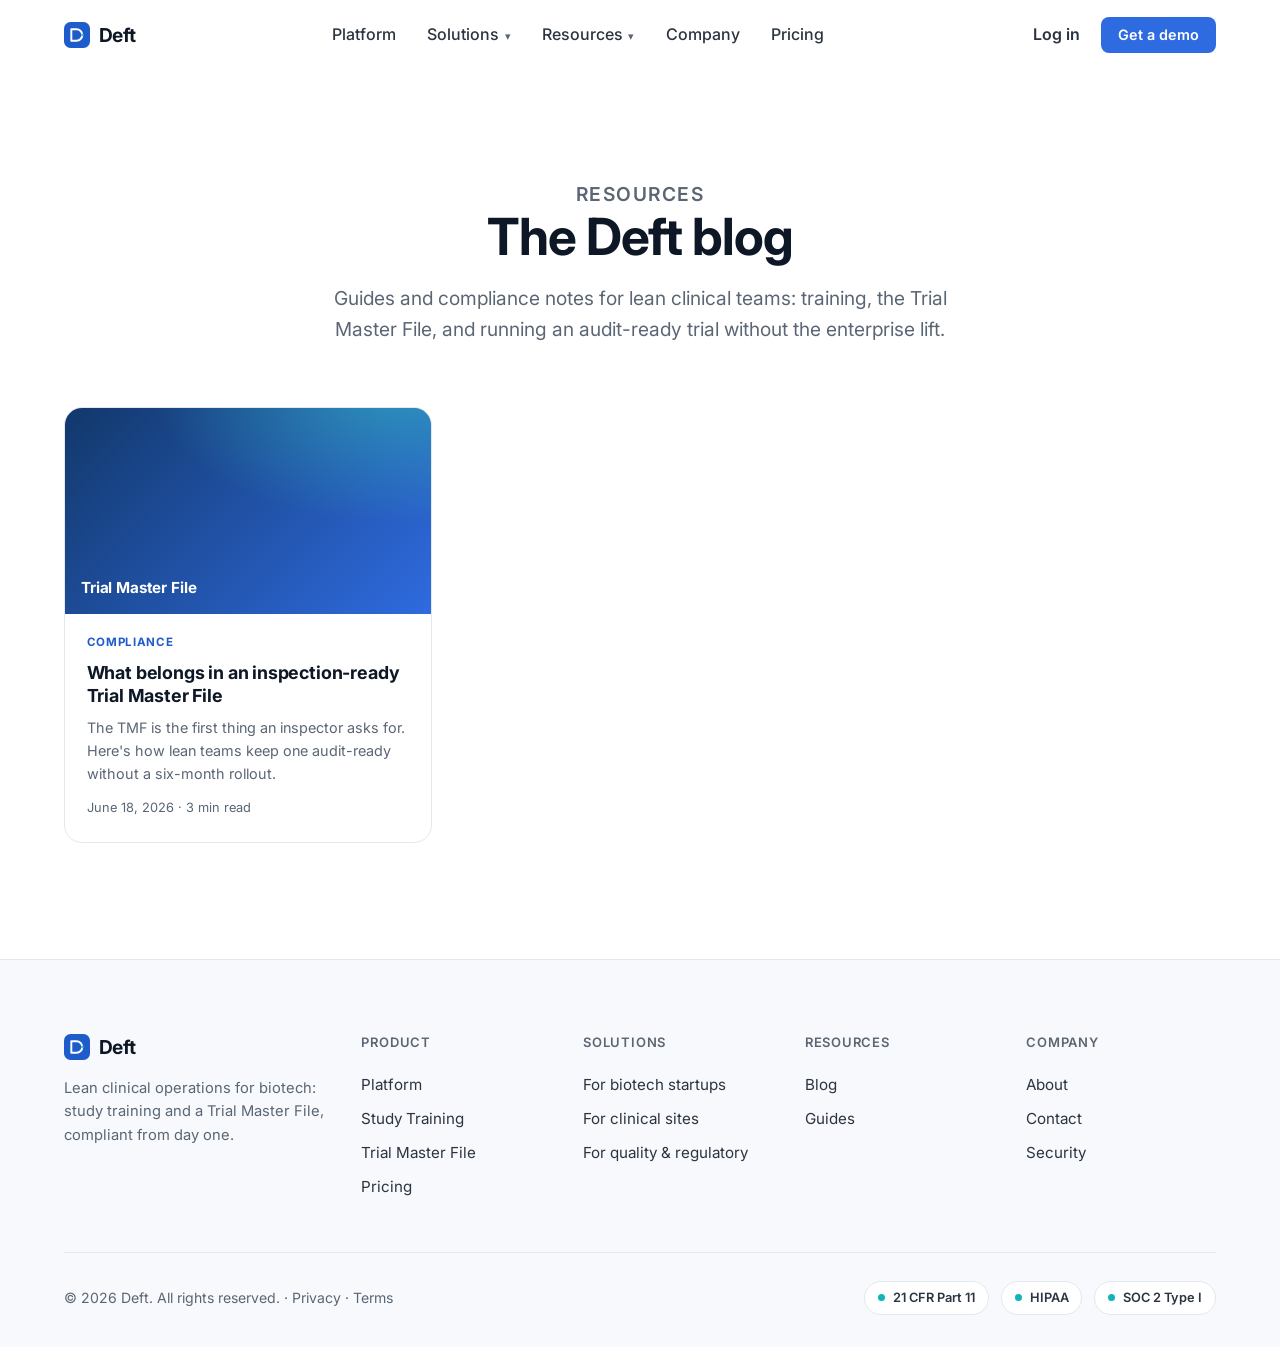
<file: blog/index.html>
<!DOCTYPE html>
<html lang="en">
<head>
  <meta charset="UTF-8" />
  <meta name="viewport" content="width=device-width, initial-scale=1.0" />

  <!-- Google tag (gtag.js) -->
  <script async src="https://www.googletagmanager.com/gtag/js?id=G-5NZDJ428GW"></script>
  <script>
    window.dataLayer = window.dataLayer || [];
    function gtag(){dataLayer.push(arguments);}
    gtag('js', new Date());
    gtag('config', 'G-5NZDJ428GW');
  </script>

  <title>Deft Blog</title>
  <meta name="description" content="Guides and compliance notes for lean clinical teams: training, the Trial Master File, and running an audit-ready trial without the enterprise lift." />

  <meta property="og:type" content="website" />
  <meta property="og:title" content="Deft Blog" />
  <meta property="og:description" content="Guides and compliance notes for lean clinical teams." />
  <meta property="og:image" content="../assets/og-image.png" />

  <link rel="icon" href="../assets/favicon.svg" type="image/svg+xml" />
  <link rel="preconnect" href="https://fonts.googleapis.com" />
  <link rel="preconnect" href="https://fonts.gstatic.com" crossorigin />
  <link href="https://fonts.googleapis.com/css2?family=Inter:wght@400;500;600;700;800&display=swap" rel="stylesheet" media="print" onload="this.media='all'" />
  <noscript><link href="https://fonts.googleapis.com/css2?family=Inter:wght@400;500;600;700;800&display=swap" rel="stylesheet" /></noscript>
  <link rel="stylesheet" href="../assets/css/styles.css?v=2" />
</head>
<body>
  <!-- ===================== NAV ===================== -->
  <header class="nav" id="top">
    <div class="container nav__inner">
      <a class="nav__brand" href="../index.html">
        <svg class="nav__logo" viewBox="0 0 32 32" fill="none" aria-hidden="true">
          <rect width="32" height="32" rx="8" fill="#1E5BCB"/>
          <path d="M9 9h6.5a7 7 0 0 1 0 14H9V9Z" stroke="#fff" stroke-width="2.4" stroke-linejoin="round"/>
          <circle cx="22.5" cy="16" r="1.6" fill="#36C5C9"/>
        </svg>
        <span>Deft</span>
      </a>

      <nav class="nav__links" aria-label="Primary">
        <a href="../index.html#platform">Platform</a>
        <div class="nav__item">
          <a href="../index.html#solutions">Solutions</a>
          <div class="nav__menu">
            <a href="../study-training.html">Study Training<small>Role-based site training, e-signed</small></a>
            <a href="../index.html#tmf">Trial Master File<small>Inspection-ready, day one</small></a>
          </div>
        </div>
        <div class="nav__item">
          <a href="index.html">Resources</a>
          <div class="nav__menu">
            <a href="index.html">Blog<small>Guides & compliance notes</small></a>
          </div>
        </div>
        <a href="../company.html">Company</a>
        <a href="../pricing.html">Pricing</a>
      </nav>

      <div class="nav__right">
        <a href="#" class="nav__login">Log in</a>
        <a href="../index.html#contact" class="btn btn--sm">Get a demo</a>
      </div>

      <button class="nav__toggle" aria-label="Toggle menu" aria-expanded="false">
        <span></span><span></span><span></span>
      </button>
    </div>
  </header>

  <main>
    <!-- ===================== HEADER ===================== -->
    <section class="price-hero">
      <div class="container">
        <p class="eyebrow reveal">Resources</p>
        <h1 class="reveal">The Deft blog</h1>
        <p class="reveal">Guides and compliance notes for lean clinical teams: training, the Trial Master File,
          and running an audit-ready trial without the enterprise lift.</p>
      </div>
    </section>

    <!-- ===================== POST LIST ===================== -->
    <section class="section" style="padding-top: clamp(24px,3vw,40px)">
      <div class="container">
        <div class="post-list reveal">
          <a class="post-card" href="inspection-ready-tmf.html">
            <div class="post-card__thumb"><span>Trial Master File</span></div>
            <div class="post-card__body">
              <span class="post-card__cat">Compliance</span>
              <h2 class="post-card__title">What belongs in an inspection-ready Trial Master File</h2>
              <p class="post-card__excerpt">The TMF is the first thing an inspector asks for. Here's how lean teams keep one audit-ready without a six-month rollout.</p>
              <p class="post-card__meta">June 18, 2026 · 3 min read</p>
            </div>
          </a>
        </div>
      </div>
    </section>
  </main>

  <!-- ===================== FOOTER ===================== -->
  <footer class="footer">
    <div class="container">
      <div class="footer__top">
        <div class="footer__brand">
          <a class="nav__brand" href="../index.html">
            <svg class="nav__logo" viewBox="0 0 32 32" fill="none" aria-hidden="true">
              <rect width="32" height="32" rx="8" fill="#1E5BCB"/>
              <path d="M9 9h6.5a7 7 0 0 1 0 14H9V9Z" stroke="#fff" stroke-width="2.4" stroke-linejoin="round"/>
              <circle cx="22.5" cy="16" r="1.6" fill="#36C5C9"/>
            </svg>
            <span>Deft</span>
          </a>
          <p>Lean clinical operations for biotech: study training and a Trial Master File, compliant from day one.</p>
        </div>
        <div class="footer__col">
          <h4>Product</h4>
          <a href="../index.html#platform">Platform</a>
          <a href="../study-training.html">Study Training</a>
          <a href="../index.html#tmf">Trial Master File</a>
          <a href="../pricing.html">Pricing</a>
        </div>
        <div class="footer__col">
          <h4>Solutions</h4>
          <a href="../index.html#solutions">For biotech startups</a>
          <a href="../index.html#solutions">For clinical sites</a>
          <a href="../index.html#solutions">For quality &amp; regulatory</a>
        </div>
        <div class="footer__col">
          <h4>Resources</h4>
          <a href="index.html">Blog</a>
          <a href="index.html">Guides</a>
        </div>
        <div class="footer__col">
          <h4>Company</h4>
          <a href="../company.html">About</a>
          <a href="../index.html#contact">Contact</a>
          <a href="../index.html#contact">Security</a>
        </div>
      </div>
      <div class="footer__bottom">
        <span>© <span id="year"></span> Deft. All rights reserved. · <a href="../index.html#contact">Privacy</a> · <a href="../index.html#contact">Terms</a></span>
        <div class="badges">
          <span class="badge">21 CFR Part 11</span>
          <span class="badge">HIPAA</span>
          <span class="badge">SOC 2 Type I</span>
        </div>
      </div>
    </div>
  </footer>

  <script src="../assets/js/main.js?v=2" defer></script>
</body>
</html>
</file>
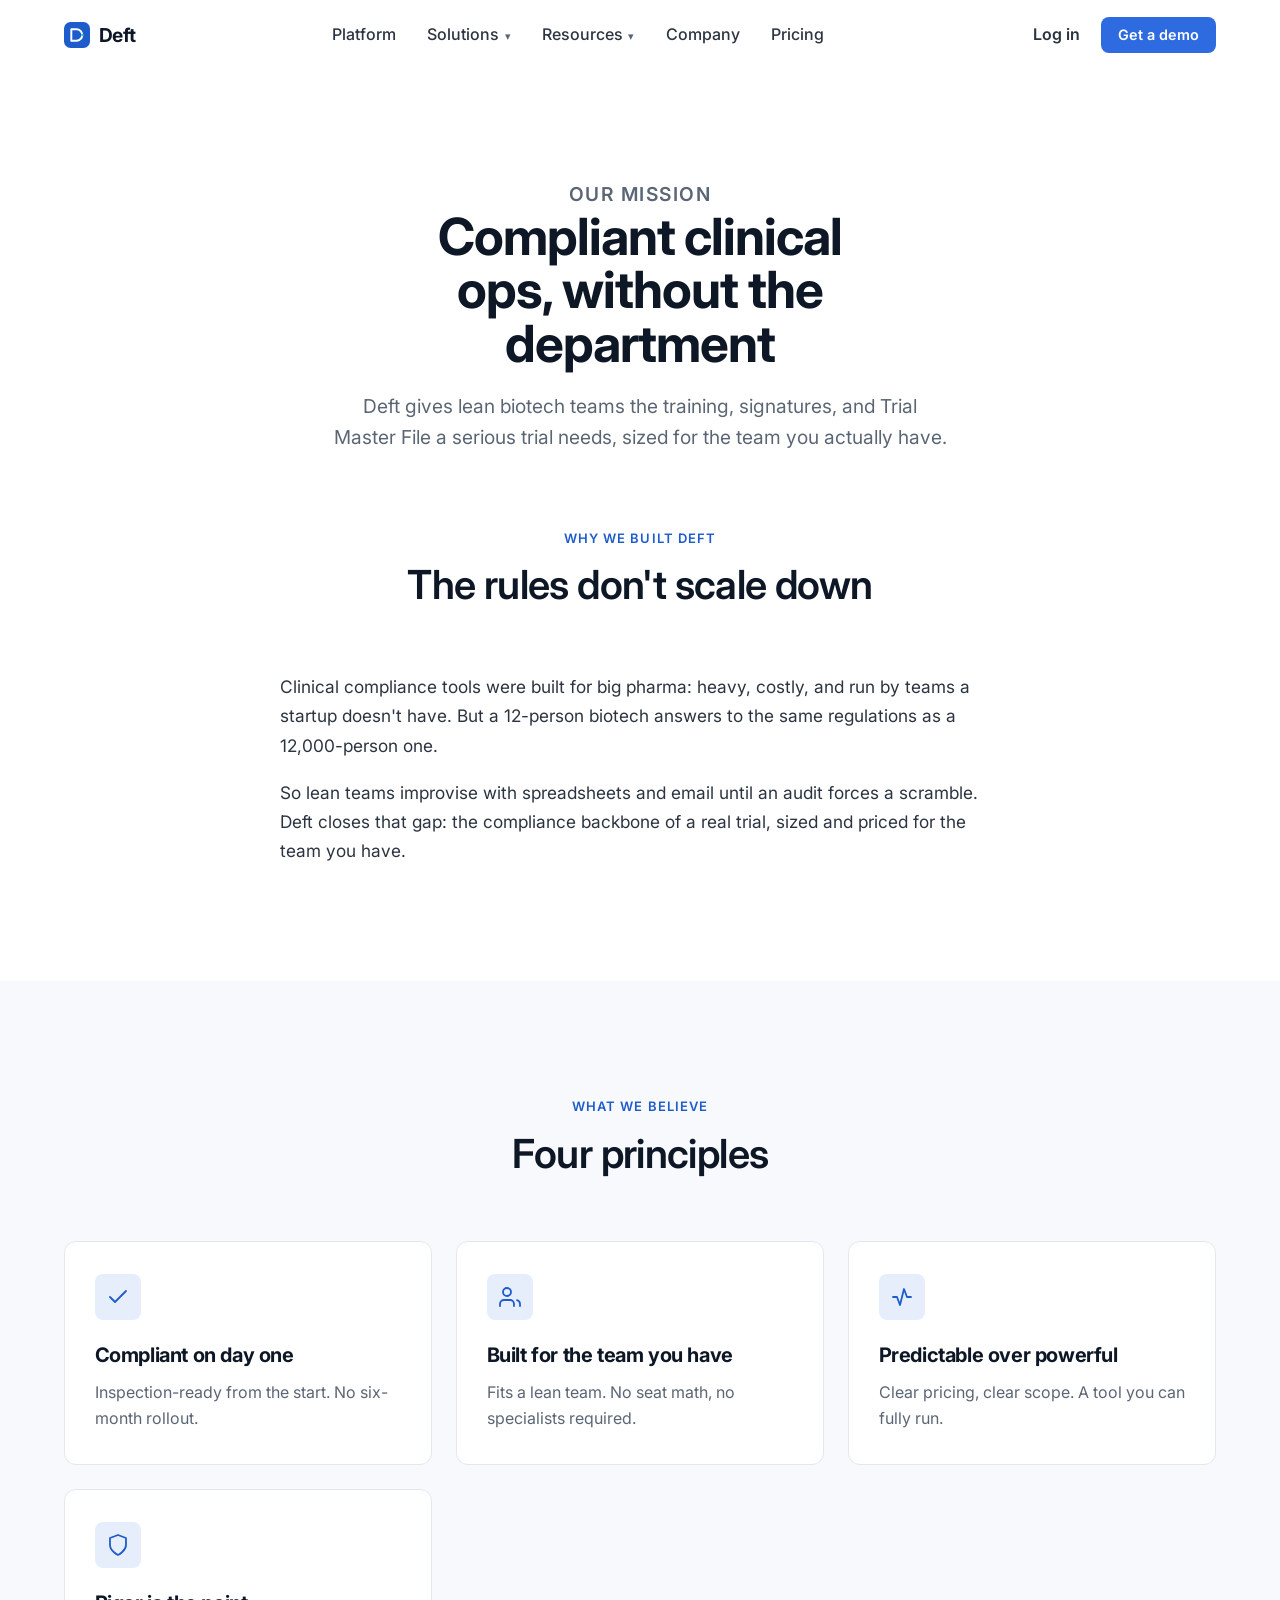
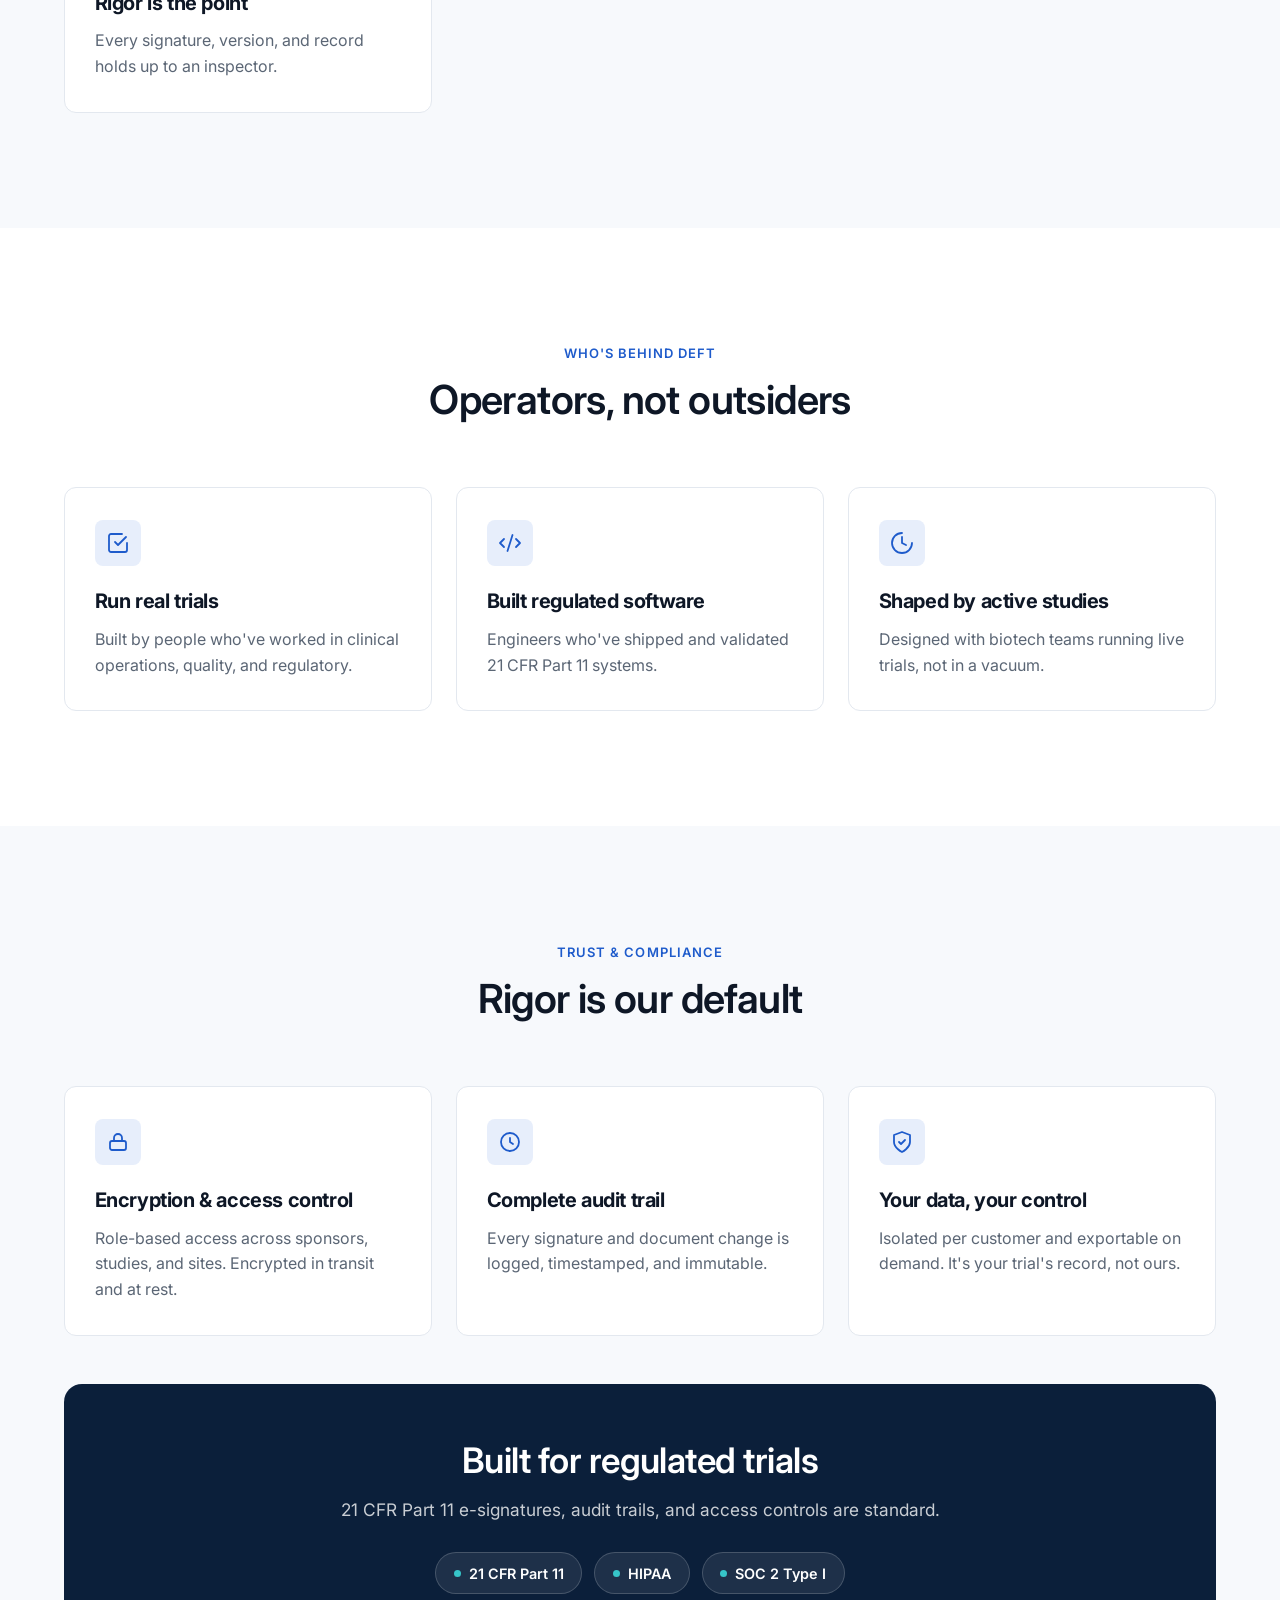
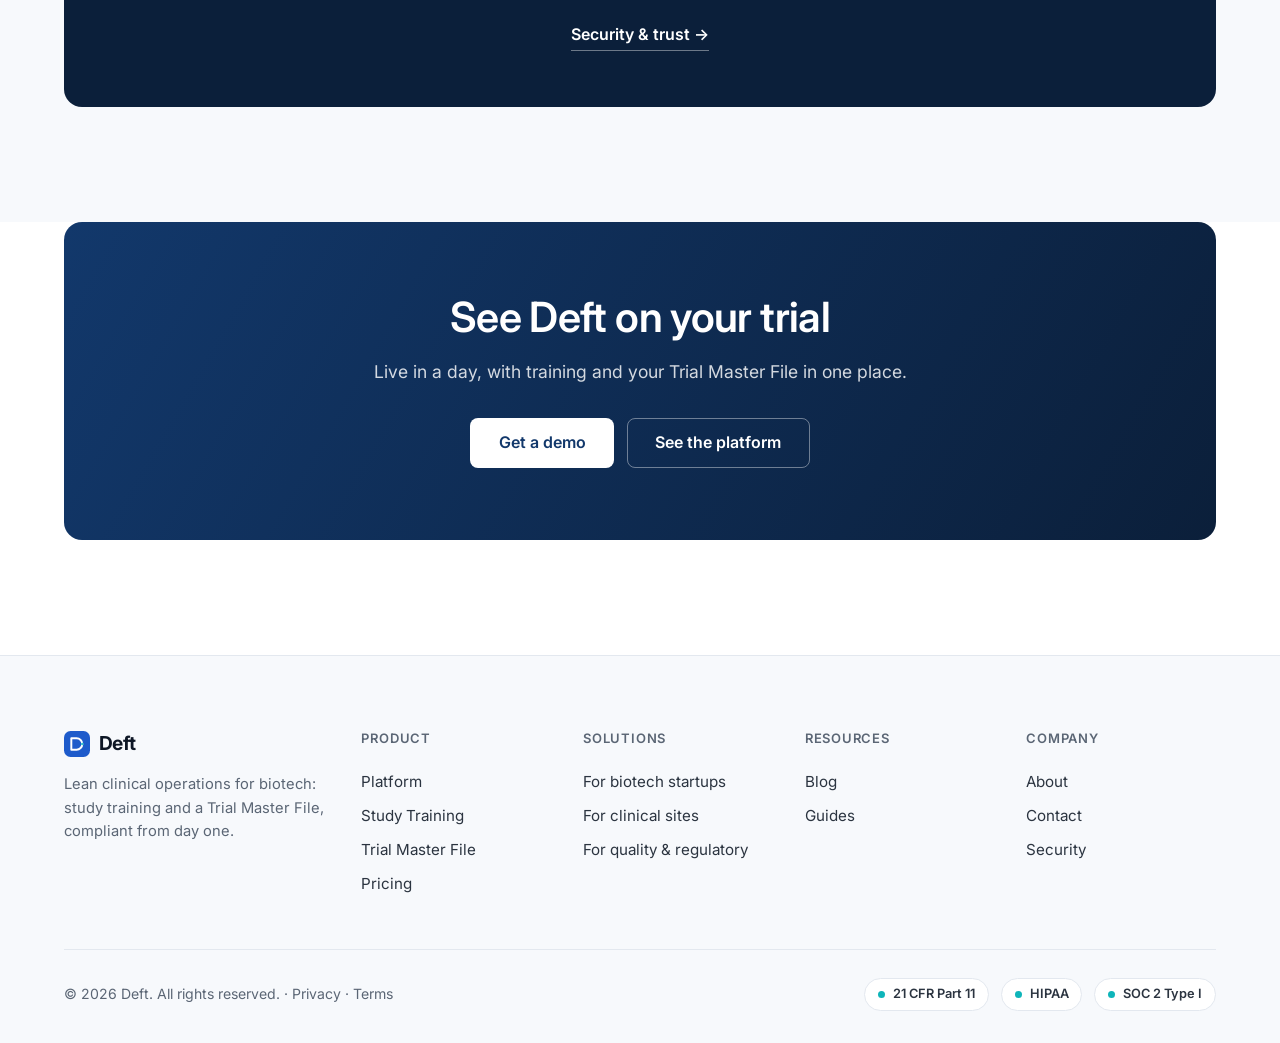
<file: company.html>
<!DOCTYPE html>
<html lang="en">
<head>
  <meta charset="UTF-8" />
  <meta name="viewport" content="width=device-width, initial-scale=1.0" />

  <!-- Google tag (gtag.js) -->
  <script async src="https://www.googletagmanager.com/gtag/js?id=G-5NZDJ428GW"></script>
  <script>
    window.dataLayer = window.dataLayer || [];
    function gtag(){dataLayer.push(arguments);}
    gtag('js', new Date());
    gtag('config', 'G-5NZDJ428GW');
  </script>

  <title>About Deft</title>
  <meta name="description" content="Deft gives lean biotech teams the training, signatures, and Trial Master File a serious trial needs, sized for the team you actually have." />

  <meta property="og:type" content="website" />
  <meta property="og:title" content="About Deft" />
  <meta property="og:description" content="Compliant clinical operations, built for lean biotech teams. Our mission, who's behind it, and how we handle compliance." />
  <meta property="og:image" content="assets/og-image.png" />

  <link rel="icon" href="assets/favicon.svg" type="image/svg+xml" />
  <link rel="preconnect" href="https://fonts.googleapis.com" />
  <link rel="preconnect" href="https://fonts.gstatic.com" crossorigin />
  <link href="https://fonts.googleapis.com/css2?family=Inter:wght@400;500;600;700;800&display=swap" rel="stylesheet" media="print" onload="this.media='all'" />
  <noscript><link href="https://fonts.googleapis.com/css2?family=Inter:wght@400;500;600;700;800&display=swap" rel="stylesheet" /></noscript>
  <link rel="stylesheet" href="assets/css/styles.css?v=2" />
</head>
<body>
  <!-- ===================== NAV ===================== -->
  <header class="nav" id="top">
    <div class="container nav__inner">
      <a class="nav__brand" href="index.html">
        <svg class="nav__logo" viewBox="0 0 32 32" fill="none" aria-hidden="true">
          <rect width="32" height="32" rx="8" fill="#1E5BCB"/>
          <path d="M9 9h6.5a7 7 0 0 1 0 14H9V9Z" stroke="#fff" stroke-width="2.4" stroke-linejoin="round"/>
          <circle cx="22.5" cy="16" r="1.6" fill="#36C5C9"/>
        </svg>
        <span>Deft</span>
      </a>

      <nav class="nav__links" aria-label="Primary">
        <a href="index.html#platform">Platform</a>
        <div class="nav__item">
          <a href="index.html#solutions">Solutions</a>
          <div class="nav__menu">
            <a href="study-training.html">Study Training<small>Role-based site training, e-signed</small></a>
            <a href="index.html#tmf">Trial Master File<small>Inspection-ready, day one</small></a>
          </div>
        </div>
        <div class="nav__item">
          <a href="blog/index.html">Resources</a>
          <div class="nav__menu">
            <a href="blog/index.html">Blog<small>Guides & compliance notes</small></a>
          </div>
        </div>
        <a href="company.html">Company</a>
        <a href="pricing.html">Pricing</a>
      </nav>

      <div class="nav__right">
        <a href="#" class="nav__login">Log in</a>
        <a href="index.html#contact" class="btn btn--sm">Get a demo</a>
      </div>

      <button class="nav__toggle" aria-label="Toggle menu" aria-expanded="false">
        <span></span><span></span><span></span>
      </button>
    </div>
  </header>

  <main>
    <!-- ===================== HERO / MISSION ===================== -->
    <section class="price-hero">
      <div class="container">
        <p class="eyebrow reveal">Our mission</p>
        <h1 class="reveal">Compliant clinical ops, without the department</h1>
        <p class="reveal">Deft gives lean biotech teams the training, signatures, and Trial Master File a
          serious trial needs, sized for the team you actually have.</p>
      </div>
    </section>

    <!-- ===================== WHY WE BUILT IT ===================== -->
    <section class="section" style="padding-top: clamp(32px,4vw,56px)">
      <div class="container">
        <header class="section__head reveal">
          <p class="eyebrow">Why we built Deft</p>
          <h2 class="section__title">The rules don't scale down</h2>
        </header>
        <div class="prose reveal">
          <p>Clinical compliance tools were built for big pharma: heavy, costly, and run by teams a
            startup doesn't have. But a 12-person biotech answers to the same regulations as a
            12,000-person one.</p>
          <p>So lean teams improvise with spreadsheets and email until an audit forces a scramble.
            Deft closes that gap: the compliance backbone of a real trial, sized and priced for the
            team you have.</p>
        </div>
      </div>
    </section>

    <!-- ===================== WHAT WE BELIEVE ===================== -->
    <section class="section section--alt">
      <div class="container">
        <header class="section__head reveal">
          <p class="eyebrow">What we believe</p>
          <h2 class="section__title">Four principles</h2>
        </header>
        <div class="cards reveal">
          <article class="card">
            <div class="card__icon" aria-hidden="true"><svg viewBox="0 0 24 24" fill="none" stroke="currentColor" stroke-width="1.8" stroke-linecap="round" stroke-linejoin="round"><path d="M20 6 9 17l-5-5"/></svg></div>
            <h3>Compliant on day one</h3>
            <p>Inspection-ready from the start. No six-month rollout.</p>
          </article>
          <article class="card">
            <div class="card__icon" aria-hidden="true"><svg viewBox="0 0 24 24" fill="none" stroke="currentColor" stroke-width="1.8" stroke-linecap="round" stroke-linejoin="round"><path d="M16 21v-2a4 4 0 0 0-4-4H6a4 4 0 0 0-4 4v2"/><circle cx="9" cy="7" r="4"/><path d="M22 21v-2a4 4 0 0 0-3-3.87"/></svg></div>
            <h3>Built for the team you have</h3>
            <p>Fits a lean team. No seat math, no specialists required.</p>
          </article>
          <article class="card">
            <div class="card__icon" aria-hidden="true"><svg viewBox="0 0 24 24" fill="none" stroke="currentColor" stroke-width="1.8" stroke-linecap="round" stroke-linejoin="round"><path d="M3 12h4l3 8 4-16 3 8h4"/></svg></div>
            <h3>Predictable over powerful</h3>
            <p>Clear pricing, clear scope. A tool you can fully run.</p>
          </article>
          <article class="card">
            <div class="card__icon" aria-hidden="true"><svg viewBox="0 0 24 24" fill="none" stroke="currentColor" stroke-width="1.8" stroke-linecap="round" stroke-linejoin="round"><path d="M12 22s8-4 8-10V5l-8-3-8 3v7c0 6 8 10 8 10Z"/></svg></div>
            <h3>Rigor is the point</h3>
            <p>Every signature, version, and record holds up to an inspector.</p>
          </article>
        </div>
      </div>
    </section>

    <!-- ===================== WHO'S BEHIND IT ===================== -->
    <section class="section">
      <div class="container">
        <header class="section__head reveal">
          <p class="eyebrow">Who's behind Deft</p>
          <h2 class="section__title">Operators, not outsiders</h2>
        </header>
        <div class="cards reveal">
          <article class="card">
            <div class="card__icon" aria-hidden="true"><svg viewBox="0 0 24 24" fill="none" stroke="currentColor" stroke-width="1.8" stroke-linecap="round" stroke-linejoin="round"><path d="M9 11l3 3 8-8"/><path d="M21 12v7a2 2 0 0 1-2 2H5a2 2 0 0 1-2-2V5a2 2 0 0 1 2-2h11"/></svg></div>
            <h3>Run real trials</h3>
            <p>Built by people who've worked in clinical operations, quality, and regulatory.</p>
          </article>
          <article class="card">
            <div class="card__icon" aria-hidden="true"><svg viewBox="0 0 24 24" fill="none" stroke="currentColor" stroke-width="1.8" stroke-linecap="round" stroke-linejoin="round"><path d="m18 16 4-4-4-4"/><path d="m6 8-4 4 4 4"/><path d="m14.5 4-5 16"/></svg></div>
            <h3>Built regulated software</h3>
            <p>Engineers who've shipped and validated 21 CFR Part 11 systems.</p>
          </article>
          <article class="card">
            <div class="card__icon" aria-hidden="true"><svg viewBox="0 0 24 24" fill="none" stroke="currentColor" stroke-width="1.8" stroke-linecap="round" stroke-linejoin="round"><path d="M12 2a10 10 0 1 0 10 10"/><path d="M12 6v6l4 2"/></svg></div>
            <h3>Shaped by active studies</h3>
            <p>Designed with biotech teams running live trials, not in a vacuum.</p>
          </article>
        </div>
      </div>
    </section>

    <!-- ===================== TRUST / COMPLIANCE ===================== -->
    <section class="section section--alt" id="trust">
      <div class="container">
        <header class="section__head reveal">
          <p class="eyebrow">Trust &amp; compliance</p>
          <h2 class="section__title">Rigor is our default</h2>
        </header>
        <div class="cards reveal" style="margin-bottom: clamp(2rem,4vw,3rem)">
          <article class="card">
            <div class="card__icon" aria-hidden="true"><svg viewBox="0 0 24 24" fill="none" stroke="currentColor" stroke-width="1.8" stroke-linecap="round" stroke-linejoin="round"><rect x="4" y="11" width="16" height="9" rx="2"/><path d="M8 11V8a4 4 0 0 1 8 0v3"/></svg></div>
            <h3>Encryption &amp; access control</h3>
            <p>Role-based access across sponsors, studies, and sites. Encrypted in transit and at rest.</p>
          </article>
          <article class="card">
            <div class="card__icon" aria-hidden="true"><svg viewBox="0 0 24 24" fill="none" stroke="currentColor" stroke-width="1.8" stroke-linecap="round" stroke-linejoin="round"><path d="M12 8v4l3 2"/><circle cx="12" cy="12" r="9"/></svg></div>
            <h3>Complete audit trail</h3>
            <p>Every signature and document change is logged, timestamped, and immutable.</p>
          </article>
          <article class="card">
            <div class="card__icon" aria-hidden="true"><svg viewBox="0 0 24 24" fill="none" stroke="currentColor" stroke-width="1.8" stroke-linecap="round" stroke-linejoin="round"><path d="M12 22s8-4 8-10V5l-8-3-8 3v7c0 6 8 10 8 10Z"/><path d="m9 12 2 2 4-4"/></svg></div>
            <h3>Your data, your control</h3>
            <p>Isolated per customer and exportable on demand. It's your trial's record, not ours.</p>
          </article>
        </div>
        <div class="band reveal">
          <h2>Built for regulated trials</h2>
          <p>21 CFR Part 11 e-signatures, audit trails, and access controls are standard.</p>
          <div class="badges">
            <span class="badge">21 CFR Part 11</span>
            <span class="badge">HIPAA</span>
            <span class="badge">SOC 2 Type I</span>
          </div>
          <a href="index.html#contact" class="band__link">Security &amp; trust →</a>
        </div>
      </div>
    </section>

    <!-- ===================== FINAL CTA ===================== -->
    <section class="section" style="padding-top:0">
      <div class="container">
        <div class="cta reveal">
          <h2>See Deft on your trial</h2>
          <p>Live in a day, with training and your Trial Master File in one place.</p>
          <div class="cta__btns">
            <a href="index.html#contact" class="btn btn--lg btn--onDark">Get a demo</a>
            <a href="index.html#explorer" class="btn btn--lg btn--ghostDark">See the platform</a>
          </div>
        </div>
      </div>
    </section>
  </main>

  <!-- ===================== FOOTER ===================== -->
  <footer class="footer">
    <div class="container">
      <div class="footer__top">
        <div class="footer__brand">
          <a class="nav__brand" href="index.html">
            <svg class="nav__logo" viewBox="0 0 32 32" fill="none" aria-hidden="true">
              <rect width="32" height="32" rx="8" fill="#1E5BCB"/>
              <path d="M9 9h6.5a7 7 0 0 1 0 14H9V9Z" stroke="#fff" stroke-width="2.4" stroke-linejoin="round"/>
              <circle cx="22.5" cy="16" r="1.6" fill="#36C5C9"/>
            </svg>
            <span>Deft</span>
          </a>
          <p>Lean clinical operations for biotech: study training and a Trial Master File, compliant from day one.</p>
        </div>
        <div class="footer__col">
          <h4>Product</h4>
          <a href="index.html#platform">Platform</a>
          <a href="study-training.html">Study Training</a>
          <a href="index.html#tmf">Trial Master File</a>
          <a href="pricing.html">Pricing</a>
        </div>
        <div class="footer__col">
          <h4>Solutions</h4>
          <a href="index.html#solutions">For biotech startups</a>
          <a href="index.html#solutions">For clinical sites</a>
          <a href="index.html#solutions">For quality &amp; regulatory</a>
        </div>
        <div class="footer__col">
          <h4>Resources</h4>
          <a href="blog/index.html">Blog</a>
          <a href="blog/index.html">Guides</a>
        </div>
        <div class="footer__col">
          <h4>Company</h4>
          <a href="company.html">About</a>
          <a href="index.html#contact">Contact</a>
          <a href="index.html#contact">Security</a>
        </div>
      </div>
      <div class="footer__bottom">
        <span>© <span id="year"></span> Deft. All rights reserved. · <a href="index.html#contact">Privacy</a> · <a href="index.html#contact">Terms</a></span>
        <div class="badges">
          <span class="badge">21 CFR Part 11</span>
          <span class="badge">HIPAA</span>
          <span class="badge">SOC 2 Type I</span>
        </div>
      </div>
    </div>
  </footer>

  <script src="assets/js/main.js?v=2" defer></script>
</body>
</html>
</file>
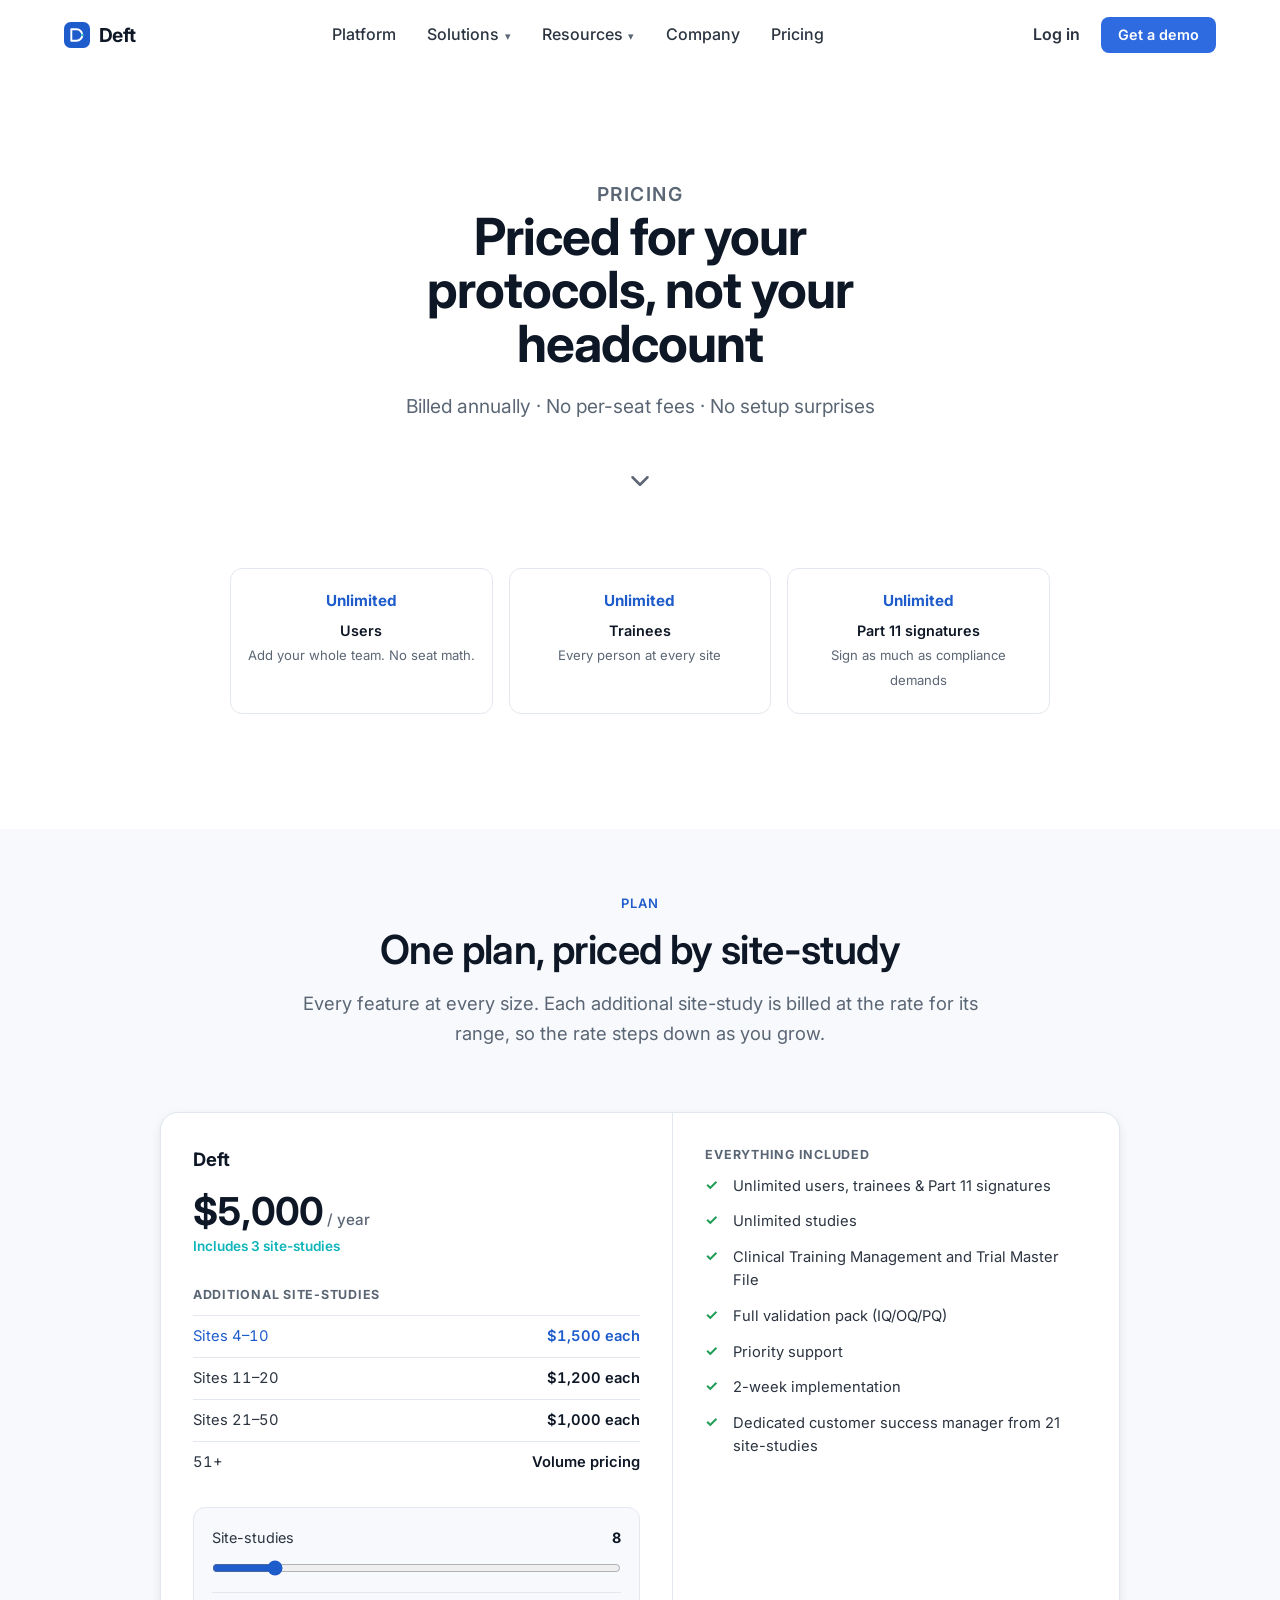
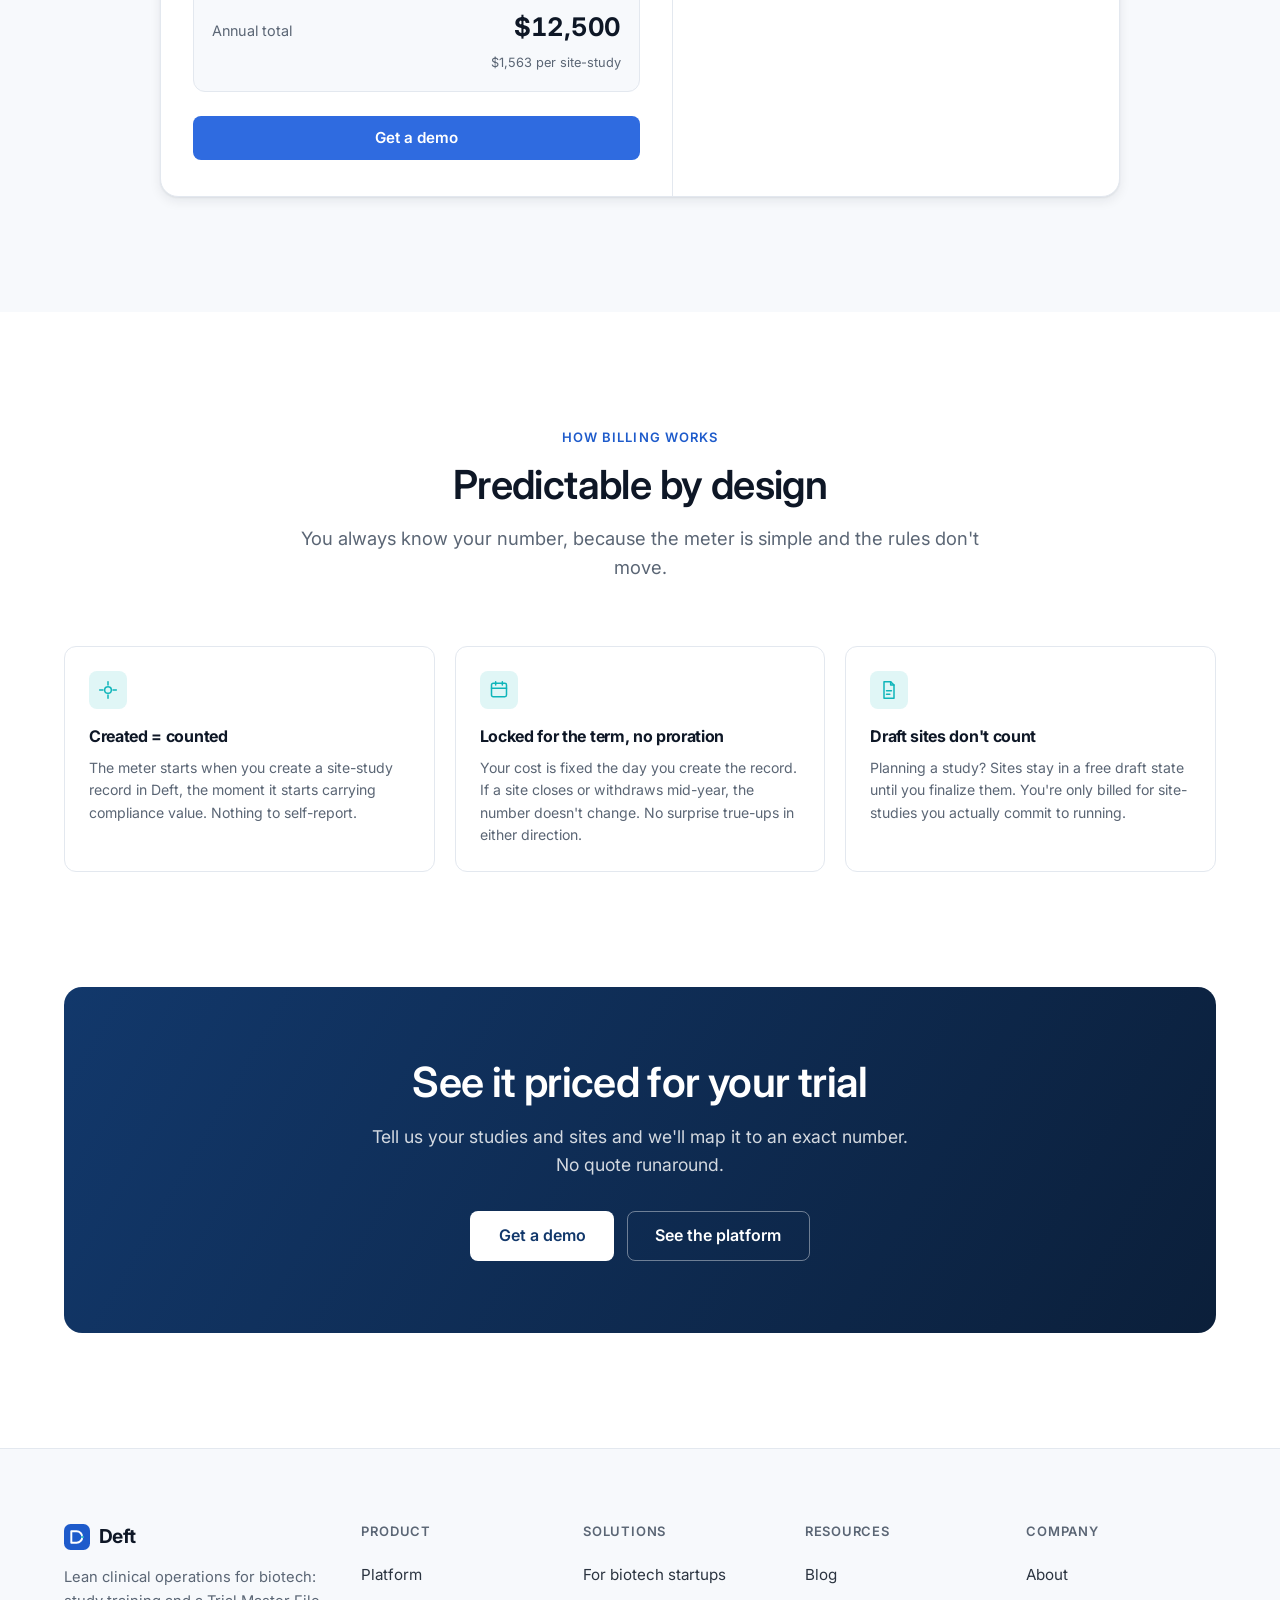
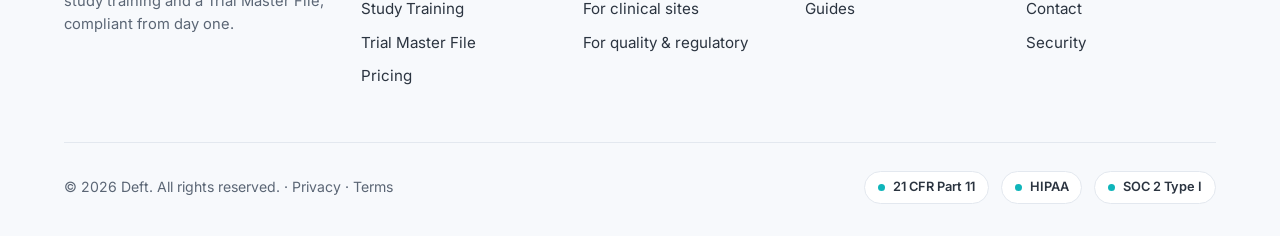
<file: pricing.html>
<!DOCTYPE html>
<html lang="en">
<head>
  <meta charset="UTF-8" />
  <meta name="viewport" content="width=device-width, initial-scale=1.0" />

  <!-- Google tag (gtag.js) -->
  <script async src="https://www.googletagmanager.com/gtag/js?id=G-5NZDJ428GW"></script>
  <script>
    window.dataLayer = window.dataLayer || [];
    function gtag(){dataLayer.push(arguments);}
    gtag('js', new Date());
    gtag('config', 'G-5NZDJ428GW');
  </script>

  <title>Deft Pricing</title>
  <meta name="description" content="One plan for Deft: $5,000 a year including 3 site-studies, then a graduated per-site-study rate. Unlimited users, trainees and 21 CFR Part 11 signatures." />

  <meta property="og:type" content="website" />
  <meta property="og:title" content="Deft Pricing" />
  <meta property="og:description" content="Priced for your protocols, not your headcount. One plan: $5,000 a year including 3 site-studies, then a rate that steps down as you grow." />
  <meta property="og:image" content="assets/og-image.png" />

  <link rel="icon" href="assets/favicon.svg" type="image/svg+xml" />
  <link rel="preconnect" href="https://fonts.googleapis.com" />
  <link rel="preconnect" href="https://fonts.gstatic.com" crossorigin />
  <link href="https://fonts.googleapis.com/css2?family=Inter:wght@400;500;600;700;800&display=swap" rel="stylesheet" media="print" onload="this.media='all'" />
  <noscript><link href="https://fonts.googleapis.com/css2?family=Inter:wght@400;500;600;700;800&display=swap" rel="stylesheet" /></noscript>
  <link rel="stylesheet" href="assets/css/styles.css?v=3" />
  <style>
    .scroll-cue { display: flex; justify-content: center; margin-top: 2.75rem; }
    .scroll-cue a { color: var(--text-muted); animation: cue-bounce 1.8s ease-in-out infinite; }
    .scroll-cue a:hover { color: var(--primary-600); }
    .scroll-cue svg { width: 30px; height: 30px; }
    @keyframes cue-bounce { 0%, 100% { transform: translateY(0); } 50% { transform: translateY(7px); } }
  </style>
</head>
<body>
  <!-- ===================== NAV ===================== -->
  <header class="nav" id="top">
    <div class="container nav__inner">
      <a class="nav__brand" href="index.html">
        <svg class="nav__logo" viewBox="0 0 32 32" fill="none" aria-hidden="true">
          <rect width="32" height="32" rx="8" fill="#1E5BCB"/>
          <path d="M9 9h6.5a7 7 0 0 1 0 14H9V9Z" stroke="#fff" stroke-width="2.4" stroke-linejoin="round"/>
          <circle cx="22.5" cy="16" r="1.6" fill="#36C5C9"/>
        </svg>
        <span>Deft</span>
      </a>

      <nav class="nav__links" aria-label="Primary">
        <a href="index.html#platform">Platform</a>
        <div class="nav__item">
          <a href="index.html#solutions">Solutions</a>
          <div class="nav__menu">
            <a href="study-training.html">Study Training<small>Role-based site training, e-signed</small></a>
            <a href="index.html#tmf">Trial Master File<small>Inspection-ready, day one</small></a>
          </div>
        </div>
        <div class="nav__item">
          <a href="blog/index.html">Resources</a>
          <div class="nav__menu">
            <a href="blog/index.html">Blog<small>Guides & compliance notes</small></a>
          </div>
        </div>
        <a href="company.html">Company</a>
        <a href="pricing.html">Pricing</a>
      </nav>

      <div class="nav__right">
        <a href="#" class="nav__login">Log in</a>
        <a href="index.html#contact" class="btn btn--sm">Get a demo</a>
      </div>

      <button class="nav__toggle" aria-label="Toggle menu" aria-expanded="false">
        <span></span><span></span><span></span>
      </button>
    </div>
  </header>

  <main>
    <!-- ===================== HERO ===================== -->
    <section class="price-hero">
      <div class="container">
        <p class="eyebrow reveal">Pricing</p>
        <h1 class="reveal">Priced for your protocols, not your headcount</h1>
        <p class="price-hero__note reveal">Billed annually · No per-seat fees · No setup surprises</p>
        <div class="scroll-cue"><a href="#plans" aria-label="See plans"><svg viewBox="0 0 24 24" fill="none" stroke="currentColor" stroke-width="2" stroke-linecap="round" stroke-linejoin="round"><path d="m6 9 6 6 6-6"/></svg></a></div>
      </div>
    </section>

    <!-- ===================== UNLIMITED PEOPLE ===================== -->
    <section class="section" style="padding-top: clamp(32px,4vw,48px)">
      <div class="container">
        <div class="unlim reveal">
          <div class="unlim__item"><b>Unlimited</b><span class="lbl">Users</span><span>Add your whole team. No seat math.</span></div>
          <div class="unlim__item"><b>Unlimited</b><span class="lbl">Trainees</span><span>Every person at every site</span></div>
          <div class="unlim__item"><b>Unlimited</b><span class="lbl">Part 11 signatures</span><span>Sign as much as compliance demands</span></div>
        </div>
      </div>
    </section>

    <!-- ===================== PLAN ===================== -->
    <section class="section section--alt" id="plans" style="padding-top: clamp(40px,5vw,64px)">
      <div class="container">
        <header class="section__head reveal">
          <p class="eyebrow">Plan</p>
          <h2 class="section__title">One plan, priced by site-study</h2>
          <p class="section__lead">Every feature at every size. Each additional site-study is billed at the rate for its range, so the rate steps down as you grow.</p>
        </header>

        <div class="plan reveal">
          <div class="plan__main">
            <div class="plan__name">Deft</div>
            <div class="plan__price">$5,000<span> / year</span></div>
            <div class="plan__unit">Includes 3 site-studies</div>

            <p class="plan__h">Additional site-studies</p>
            <table class="rates" id="rates">
              <tr data-from="4" data-to="10"><td>Sites 4–10</td><td>$1,500 each</td></tr>
              <tr data-from="11" data-to="20"><td>Sites 11–20</td><td>$1,200 each</td></tr>
              <tr data-from="21" data-to="50"><td>Sites 21–50</td><td>$1,000 each</td></tr>
              <tr data-from="51" data-to="999"><td>51+</td><td>Volume pricing</td></tr>
            </table>

            <div class="pcalc">
              <label class="pcalc__row" for="sites"><span>Site-studies</span><b id="sitesOut">8</b></label>
              <input type="range" id="sites" min="1" max="51" value="8" />
              <div class="pcalc__total"><span>Annual total</span><b id="total">$12,500</b></div>
              <div class="pcalc__per" id="per">$1,563 per site-study</div>
            </div>

            <a href="index.html#contact" class="btn">Get a demo</a>
          </div>

          <div class="plan__side">
            <p class="plan__h" style="margin-top:0">Everything included</p>
            <ul class="plan__list">
              <li>Unlimited users, trainees &amp; Part 11 signatures</li>
              <li>Unlimited studies</li>
              <li>Clinical Training Management and Trial Master File</li>
              <li>Full validation pack (IQ/OQ/PQ)</li>
              <li>Priority support</li>
              <li>2-week implementation</li>
              <li>Dedicated customer success manager from 21 site-studies</li>
            </ul>
          </div>
        </div>
      </div>
    </section>

    <!-- ===================== BILLING MODEL ===================== -->
    <section class="section">
      <div class="container">
        <header class="section__head reveal">
          <p class="eyebrow">How billing works</p>
          <h2 class="section__title">Predictable by design</h2>
          <p class="section__lead">You always know your number, because the meter is simple and the rules don't move.</p>
        </header>
        <div class="bill reveal">
          <div class="bill__pt">
            <div class="ico" aria-hidden="true"><svg viewBox="0 0 24 24" fill="none" stroke="currentColor" stroke-width="1.8" stroke-linecap="round" stroke-linejoin="round"><path d="M12 2v4M12 18v4M2 12h4M18 12h4"/><circle cx="12" cy="12" r="4"/></svg></div>
            <h4>Created = counted</h4>
            <p>The meter starts when you create a site-study record in Deft, the moment it starts
              carrying compliance value. Nothing to self-report.</p>
          </div>
          <div class="bill__pt">
            <div class="ico" aria-hidden="true"><svg viewBox="0 0 24 24" fill="none" stroke="currentColor" stroke-width="1.8" stroke-linecap="round" stroke-linejoin="round"><rect x="3" y="4" width="18" height="16" rx="2"/><path d="M3 10h18M8 2v4M16 2v4"/></svg></div>
            <h4>Locked for the term, no proration</h4>
            <p>Your cost is fixed the day you create the record. If a site closes or withdraws
              mid-year, the number doesn't change. No surprise true-ups in either direction.</p>
          </div>
          <div class="bill__pt">
            <div class="ico" aria-hidden="true"><svg viewBox="0 0 24 24" fill="none" stroke="currentColor" stroke-width="1.8" stroke-linecap="round" stroke-linejoin="round"><path d="M6 2h8l4 4v16H6Z"/><path d="M14 2v4h4"/><path d="M9 13h6M9 17h4"/></svg></div>
            <h4>Draft sites don't count</h4>
            <p>Planning a study? Sites stay in a free draft state until you finalize them. You're
              only billed for site-studies you actually commit to running.</p>
          </div>
        </div>
      </div>
    </section>

    <!-- ===================== FINAL CTA ===================== -->
    <section class="section" style="padding-top:0">
      <div class="container">
        <div class="cta reveal">
          <h2>See it priced for your trial</h2>
          <p>Tell us your studies and sites and we'll map it to an exact number. No quote runaround.</p>
          <div class="cta__btns">
            <a href="index.html#contact" class="btn btn--lg btn--onDark">Get a demo</a>
            <a href="index.html#explorer" class="btn btn--lg btn--ghostDark">See the platform</a>
          </div>
        </div>
      </div>
    </section>
  </main>

  <!-- ===================== FOOTER ===================== -->
  <footer class="footer">
    <div class="container">
      <div class="footer__top">
        <div class="footer__brand">
          <a class="nav__brand" href="index.html">
            <svg class="nav__logo" viewBox="0 0 32 32" fill="none" aria-hidden="true">
              <rect width="32" height="32" rx="8" fill="#1E5BCB"/>
              <path d="M9 9h6.5a7 7 0 0 1 0 14H9V9Z" stroke="#fff" stroke-width="2.4" stroke-linejoin="round"/>
              <circle cx="22.5" cy="16" r="1.6" fill="#36C5C9"/>
            </svg>
            <span>Deft</span>
          </a>
          <p>Lean clinical operations for biotech: study training and a Trial Master File, compliant from day one.</p>
        </div>
        <div class="footer__col">
          <h4>Product</h4>
          <a href="index.html#platform">Platform</a>
          <a href="study-training.html">Study Training</a>
          <a href="index.html#tmf">Trial Master File</a>
          <a href="pricing.html">Pricing</a>
        </div>
        <div class="footer__col">
          <h4>Solutions</h4>
          <a href="index.html#solutions">For biotech startups</a>
          <a href="index.html#solutions">For clinical sites</a>
          <a href="index.html#solutions">For quality &amp; regulatory</a>
        </div>
        <div class="footer__col">
          <h4>Resources</h4>
          <a href="blog/index.html">Blog</a>
          <a href="blog/index.html">Guides</a>
        </div>
        <div class="footer__col">
          <h4>Company</h4>
          <a href="company.html">About</a>
          <a href="index.html#contact">Contact</a>
          <a href="index.html#contact">Security</a>
        </div>
      </div>
      <div class="footer__bottom">
        <span>© <span id="year"></span> Deft. All rights reserved. · <a href="index.html#contact">Privacy</a> · <a href="index.html#contact">Terms</a></span>
        <div class="badges">
          <span class="badge">21 CFR Part 11</span>
          <span class="badge">HIPAA</span>
          <span class="badge">SOC 2 Type I</span>
        </div>
      </div>
    </div>
  </footer>

  <script src="assets/js/main.js?v=2" defer></script>
  <script>
    (function () {
      var PLATFORM = 5000, INCLUDED = 3;
      var BANDS = [[4, 10, 1500], [11, 20, 1200], [21, 50, 1000]];
      var input = document.getElementById('sites');
      var fmt = function (n) { return '$' + Math.round(n).toLocaleString('en-US'); };

      function total(n) {
        var t = PLATFORM;
        BANDS.forEach(function (b) {
          var count = Math.min(n, b[1]) - b[0] + 1;
          if (count > 0) t += count * b[2];
        });
        return t;
      }

      function render() {
        var n = +input.value;
        document.getElementById('sitesOut').textContent = n > 50 ? '51+' : n;
        document.getElementById('total').textContent = n > 50 ? 'Contact us' : fmt(total(n));
        document.getElementById('per').textContent = n > 50 ? 'Volume pricing'
          : n <= INCLUDED ? 'Up to 3 site-studies included'
          : fmt(total(n) / n) + ' per site-study';
        document.querySelectorAll('#rates tr').forEach(function (tr) {
          tr.classList.toggle('on', n >= +tr.dataset.from);
        });
      }

      input.addEventListener('input', render);
      render();
    })();
  </script>
</body>
</html>
</file>
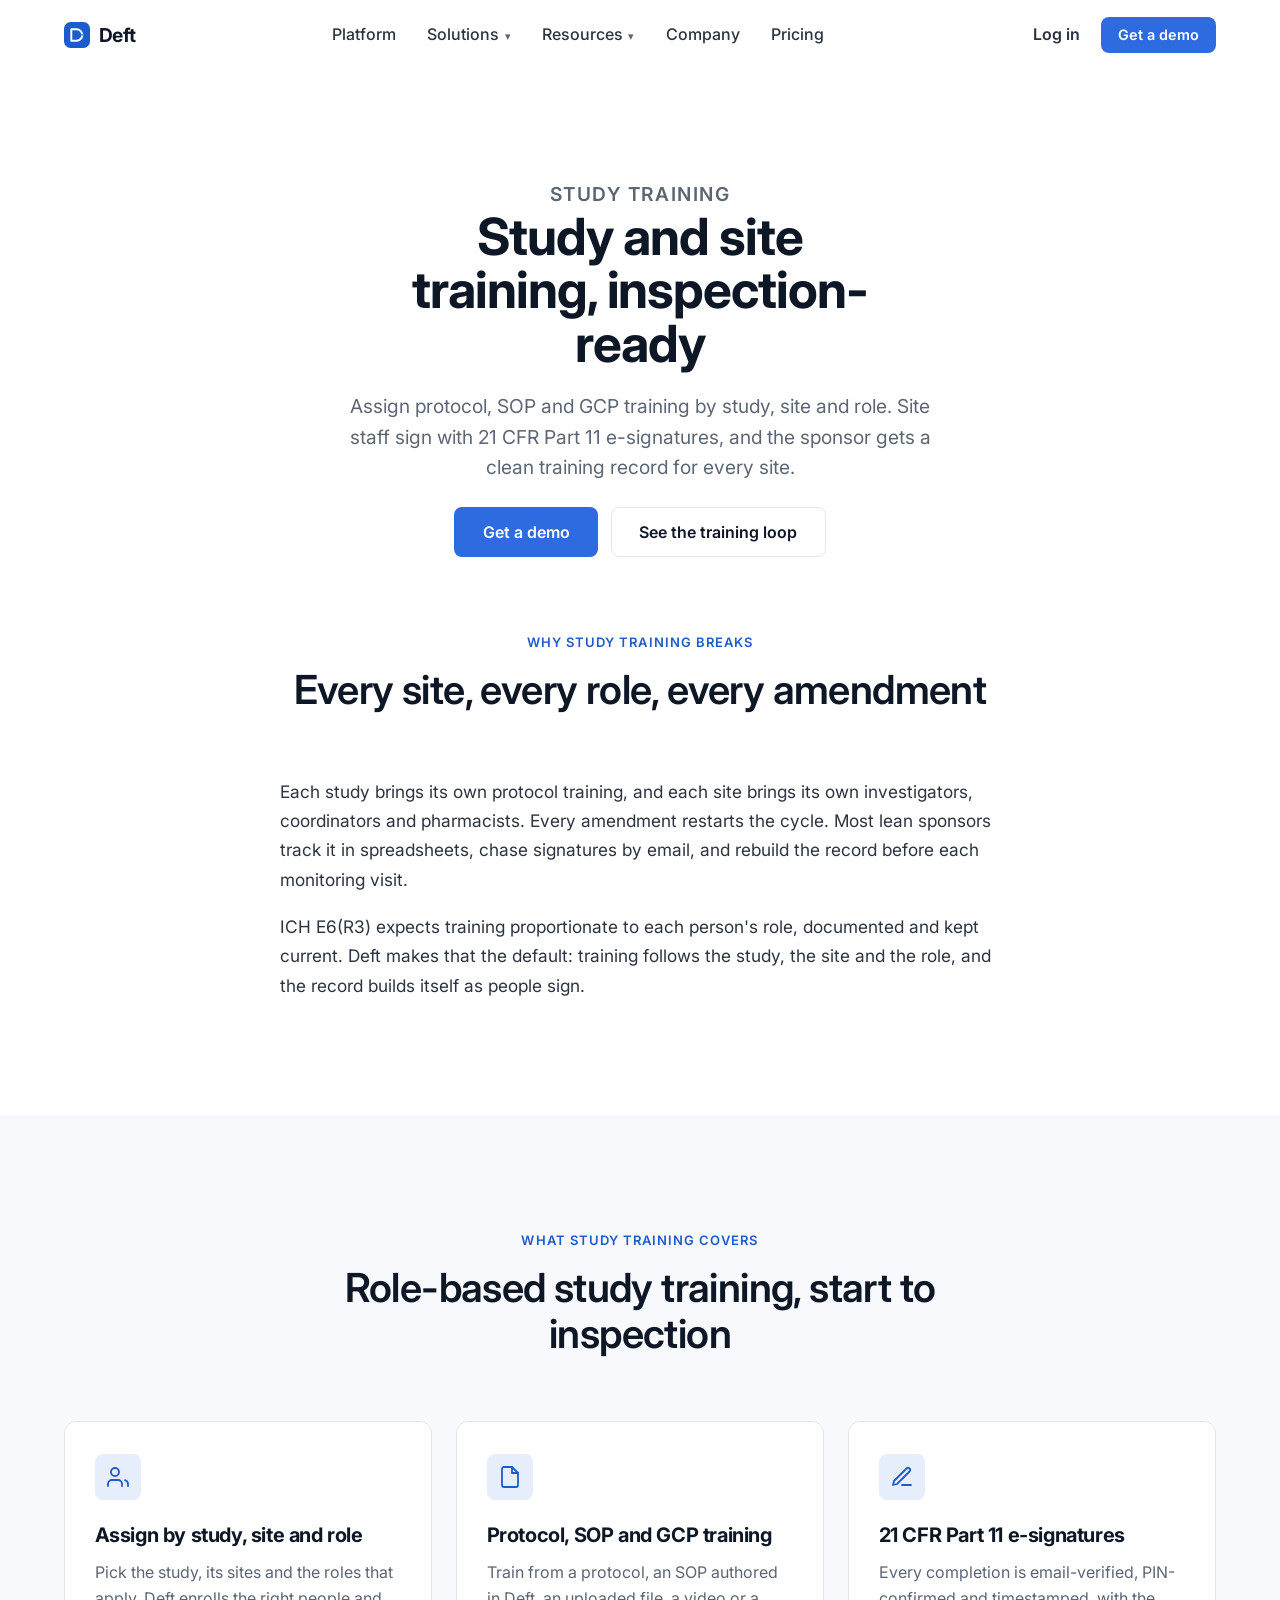
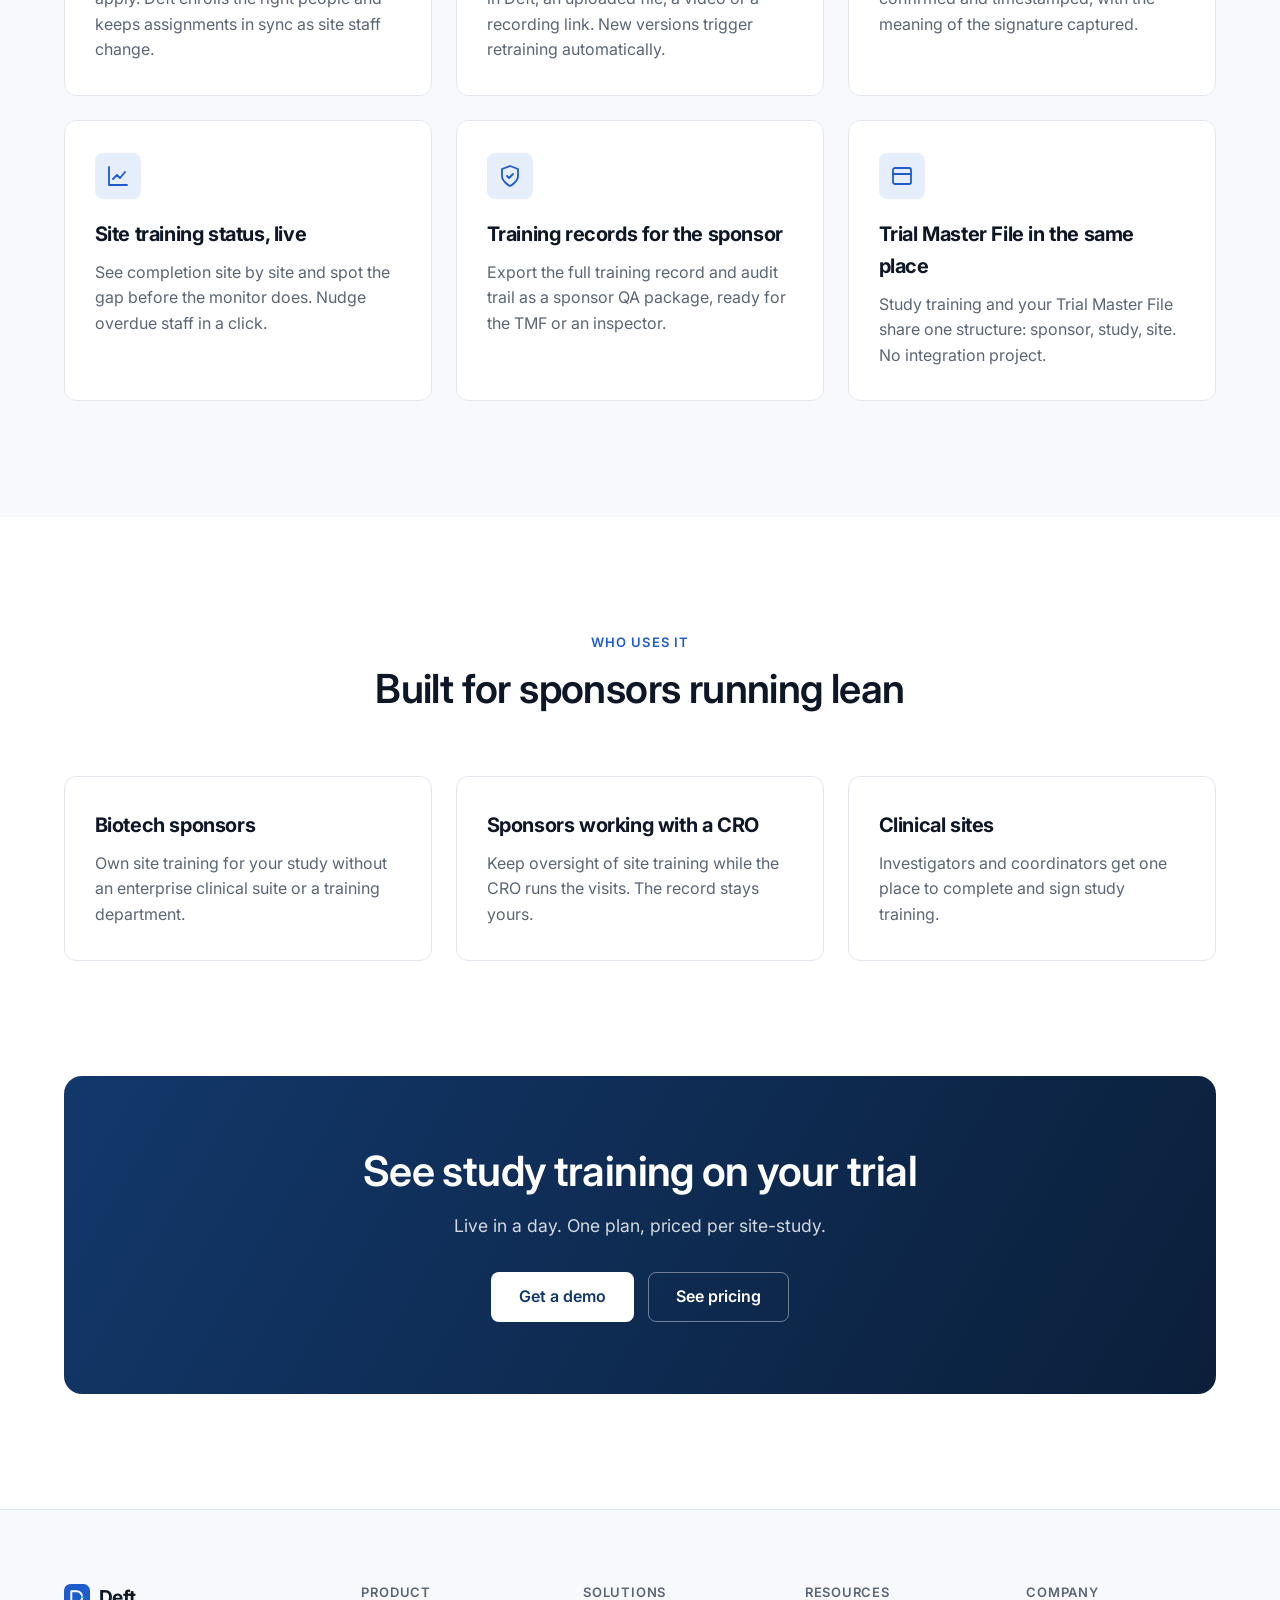
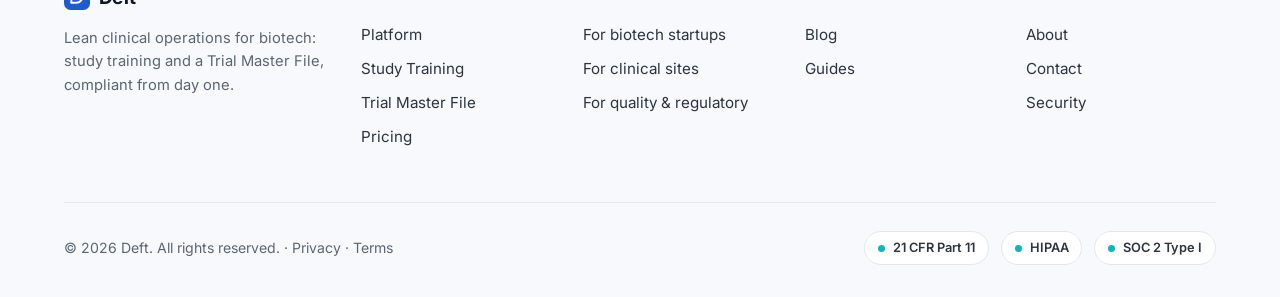
<file: study-training.html>
<!DOCTYPE html>
<html lang="en">
<head>
  <meta charset="UTF-8" />
  <meta name="viewport" content="width=device-width, initial-scale=1.0" />

  <!-- Google tag (gtag.js) -->
  <script async src="https://www.googletagmanager.com/gtag/js?id=G-5NZDJ428GW"></script>
  <script>
    window.dataLayer = window.dataLayer || [];
    function gtag(){dataLayer.push(arguments);}
    gtag('js', new Date());
    gtag('config', 'G-5NZDJ428GW');
  </script>

  <title>Study Training Software for Biotech Sponsors: Deft</title>
  <meta name="description" content="Study and site training for clinical trials: assign protocol, SOP and GCP training by study, site and role, capture 21 CFR Part 11 e-signatures, and give the sponsor an inspection-ready training record." />

  <meta property="og:type" content="website" />
  <meta property="og:title" content="Study training software for biotech sponsors" />
  <meta property="og:description" content="Role-based study and site training with Part 11 e-signatures and inspection-ready training records. Live in a day." />
  <meta property="og:image" content="assets/og-image.png" />

  <link rel="icon" href="assets/favicon.svg" type="image/svg+xml" />
  <link rel="preconnect" href="https://fonts.googleapis.com" />
  <link rel="preconnect" href="https://fonts.gstatic.com" crossorigin />
  <link href="https://fonts.googleapis.com/css2?family=Inter:wght@400;500;600;700;800&display=swap" rel="stylesheet" media="print" onload="this.media='all'" />
  <noscript><link href="https://fonts.googleapis.com/css2?family=Inter:wght@400;500;600;700;800&display=swap" rel="stylesheet" /></noscript>
  <link rel="stylesheet" href="assets/css/styles.css?v=2" />
</head>
<body>
  <!-- ===================== NAV ===================== -->
  <header class="nav" id="top">
    <div class="container nav__inner">
      <a class="nav__brand" href="index.html">
        <svg class="nav__logo" viewBox="0 0 32 32" fill="none" aria-hidden="true">
          <rect width="32" height="32" rx="8" fill="#1E5BCB"/>
          <path d="M9 9h6.5a7 7 0 0 1 0 14H9V9Z" stroke="#fff" stroke-width="2.4" stroke-linejoin="round"/>
          <circle cx="22.5" cy="16" r="1.6" fill="#36C5C9"/>
        </svg>
        <span>Deft</span>
      </a>

      <nav class="nav__links" aria-label="Primary">
        <a href="index.html#platform">Platform</a>
        <div class="nav__item">
          <a href="index.html#solutions">Solutions</a>
          <div class="nav__menu">
            <a href="study-training.html">Study Training<small>Role-based site training, e-signed</small></a>
            <a href="index.html#tmf">Trial Master File<small>Inspection-ready, day one</small></a>
          </div>
        </div>
        <div class="nav__item">
          <a href="blog/index.html">Resources</a>
          <div class="nav__menu">
            <a href="blog/index.html">Blog<small>Guides & compliance notes</small></a>
          </div>
        </div>
        <a href="company.html">Company</a>
        <a href="pricing.html">Pricing</a>
      </nav>

      <div class="nav__right">
        <a href="#" class="nav__login">Log in</a>
        <a href="index.html#contact" class="btn btn--sm">Get a demo</a>
      </div>

      <button class="nav__toggle" aria-label="Toggle menu" aria-expanded="false">
        <span></span><span></span><span></span>
      </button>
    </div>
  </header>

  <main>
    <!-- ===================== HERO ===================== -->
    <section class="price-hero">
      <div class="container">
        <p class="eyebrow reveal">Study training</p>
        <h1 class="reveal">Study and site training, inspection-ready</h1>
        <p class="reveal">Assign protocol, SOP and GCP training by study, site and role. Site staff sign
          with 21 CFR Part 11 e-signatures, and the sponsor gets a clean training record for every site.</p>
        <div class="cta__btns reveal" style="justify-content:center;margin-top:1.5rem">
          <a href="index.html#contact" class="btn btn--lg">Get a demo</a>
          <a href="index.html#loop" class="btn btn--ghost btn--lg">See the training loop</a>
        </div>
      </div>
    </section>

    <!-- ===================== PROBLEM ===================== -->
    <section class="section" style="padding-top: clamp(32px,4vw,56px)">
      <div class="container">
        <header class="section__head reveal">
          <p class="eyebrow">Why study training breaks</p>
          <h2 class="section__title">Every site, every role, every amendment</h2>
        </header>
        <div class="prose reveal">
          <p>Each study brings its own protocol training, and each site brings its own investigators,
            coordinators and pharmacists. Every amendment restarts the cycle. Most lean sponsors track it
            in spreadsheets, chase signatures by email, and rebuild the record before each monitoring visit.</p>
          <p>ICH E6(R3) expects training proportionate to each person's role, documented and kept current.
            Deft makes that the default: training follows the study, the site and the role, and the record
            builds itself as people sign.</p>
        </div>
      </div>
    </section>

    <!-- ===================== CAPABILITIES ===================== -->
    <section class="section section--alt">
      <div class="container">
        <header class="section__head reveal">
          <p class="eyebrow">What study training covers</p>
          <h2 class="section__title">Role-based study training, start to inspection</h2>
        </header>
        <div class="cards reveal">
          <article class="card">
            <div class="card__icon" aria-hidden="true"><svg viewBox="0 0 24 24" fill="none" stroke="currentColor" stroke-width="1.8" stroke-linecap="round" stroke-linejoin="round"><path d="M16 21v-2a4 4 0 0 0-4-4H6a4 4 0 0 0-4 4v2"/><circle cx="9" cy="7" r="4"/><path d="M22 21v-2a4 4 0 0 0-3-3.87"/></svg></div>
            <h3>Assign by study, site and role</h3>
            <p>Pick the study, its sites and the roles that apply. Deft enrolls the right people and keeps assignments in sync as site staff change.</p>
          </article>
          <article class="card">
            <div class="card__icon" aria-hidden="true"><svg viewBox="0 0 24 24" fill="none" stroke="currentColor" stroke-width="1.8" stroke-linecap="round" stroke-linejoin="round"><path d="M14 2H6a2 2 0 0 0-2 2v16a2 2 0 0 0 2 2h12a2 2 0 0 0 2-2V8z"/><path d="M14 2v6h6"/></svg></div>
            <h3>Protocol, SOP and GCP training</h3>
            <p>Train from a protocol, an SOP authored in Deft, an uploaded file, a video or a recording link. New versions trigger retraining automatically.</p>
          </article>
          <article class="card">
            <div class="card__icon" aria-hidden="true"><svg viewBox="0 0 24 24" fill="none" stroke="currentColor" stroke-width="1.8" stroke-linecap="round" stroke-linejoin="round"><path d="M12 20h9"/><path d="M16.5 3.5a2.1 2.1 0 0 1 3 3L7 19l-4 1 1-4Z"/></svg></div>
            <h3>21 CFR Part 11 e-signatures</h3>
            <p>Every completion is email-verified, PIN-confirmed and timestamped, with the meaning of the signature captured.</p>
          </article>
          <article class="card">
            <div class="card__icon" aria-hidden="true"><svg viewBox="0 0 24 24" fill="none" stroke="currentColor" stroke-width="1.8" stroke-linecap="round" stroke-linejoin="round"><path d="M3 3v18h18"/><path d="m7 15 4-4 3 3 5-6"/></svg></div>
            <h3>Site training status, live</h3>
            <p>See completion site by site and spot the gap before the monitor does. Nudge overdue staff in a click.</p>
          </article>
          <article class="card">
            <div class="card__icon" aria-hidden="true"><svg viewBox="0 0 24 24" fill="none" stroke="currentColor" stroke-width="1.8" stroke-linecap="round" stroke-linejoin="round"><path d="M12 22s8-4 8-10V5l-8-3-8 3v7c0 6 8 10 8 10Z"/><path d="m9 12 2 2 4-4"/></svg></div>
            <h3>Training records for the sponsor</h3>
            <p>Export the full training record and audit trail as a sponsor QA package, ready for the TMF or an inspector.</p>
          </article>
          <article class="card">
            <div class="card__icon" aria-hidden="true"><svg viewBox="0 0 24 24" fill="none" stroke="currentColor" stroke-width="1.8" stroke-linecap="round" stroke-linejoin="round"><rect x="3" y="4" width="18" height="16" rx="2"/><path d="M3 10h18"/></svg></div>
            <h3>Trial Master File in the same place</h3>
            <p>Study training and your Trial Master File share one structure: sponsor, study, site. No integration project.</p>
          </article>
        </div>
      </div>
    </section>

    <!-- ===================== WHO IT'S FOR ===================== -->
    <section class="section">
      <div class="container">
        <header class="section__head reveal">
          <p class="eyebrow">Who uses it</p>
          <h2 class="section__title">Built for sponsors running lean</h2>
        </header>
        <div class="cards reveal">
          <article class="card">
            <h3>Biotech sponsors</h3>
            <p>Own site training for your study without an enterprise clinical suite or a training department.</p>
          </article>
          <article class="card">
            <h3>Sponsors working with a CRO</h3>
            <p>Keep oversight of site training while the CRO runs the visits. The record stays yours.</p>
          </article>
          <article class="card">
            <h3>Clinical sites</h3>
            <p>Investigators and coordinators get one place to complete and sign study training.</p>
          </article>
        </div>
      </div>
    </section>

    <!-- ===================== FINAL CTA ===================== -->
    <section class="section" style="padding-top:0">
      <div class="container">
        <div class="cta reveal">
          <h2>See study training on your trial</h2>
          <p>Live in a day. One plan, priced per site-study.</p>
          <div class="cta__btns">
            <a href="index.html#contact" class="btn btn--lg btn--onDark">Get a demo</a>
            <a href="pricing.html" class="btn btn--lg btn--ghostDark">See pricing</a>
          </div>
        </div>
      </div>
    </section>
  </main>

  <!-- ===================== FOOTER ===================== -->
  <footer class="footer">
    <div class="container">
      <div class="footer__top">
        <div class="footer__brand">
          <a class="nav__brand" href="index.html">
            <svg class="nav__logo" viewBox="0 0 32 32" fill="none" aria-hidden="true">
              <rect width="32" height="32" rx="8" fill="#1E5BCB"/>
              <path d="M9 9h6.5a7 7 0 0 1 0 14H9V9Z" stroke="#fff" stroke-width="2.4" stroke-linejoin="round"/>
              <circle cx="22.5" cy="16" r="1.6" fill="#36C5C9"/>
            </svg>
            <span>Deft</span>
          </a>
          <p>Lean clinical operations for biotech: study training and a Trial Master File, compliant from day one.</p>
        </div>
        <div class="footer__col">
          <h4>Product</h4>
          <a href="index.html#platform">Platform</a>
          <a href="study-training.html">Study Training</a>
          <a href="index.html#tmf">Trial Master File</a>
          <a href="pricing.html">Pricing</a>
        </div>
        <div class="footer__col">
          <h4>Solutions</h4>
          <a href="index.html#solutions">For biotech startups</a>
          <a href="index.html#solutions">For clinical sites</a>
          <a href="index.html#solutions">For quality &amp; regulatory</a>
        </div>
        <div class="footer__col">
          <h4>Resources</h4>
          <a href="blog/index.html">Blog</a>
          <a href="blog/index.html">Guides</a>
        </div>
        <div class="footer__col">
          <h4>Company</h4>
          <a href="company.html">About</a>
          <a href="index.html#contact">Contact</a>
          <a href="index.html#contact">Security</a>
        </div>
      </div>
      <div class="footer__bottom">
        <span>© <span id="year"></span> Deft. All rights reserved. · <a href="index.html#contact">Privacy</a> · <a href="index.html#contact">Terms</a></span>
        <div class="badges">
          <span class="badge">21 CFR Part 11</span>
          <span class="badge">HIPAA</span>
          <span class="badge">SOC 2 Type I</span>
        </div>
      </div>
    </div>
  </footer>

  <script src="assets/js/main.js?v=2" defer></script>
</body>
</html>
</file>
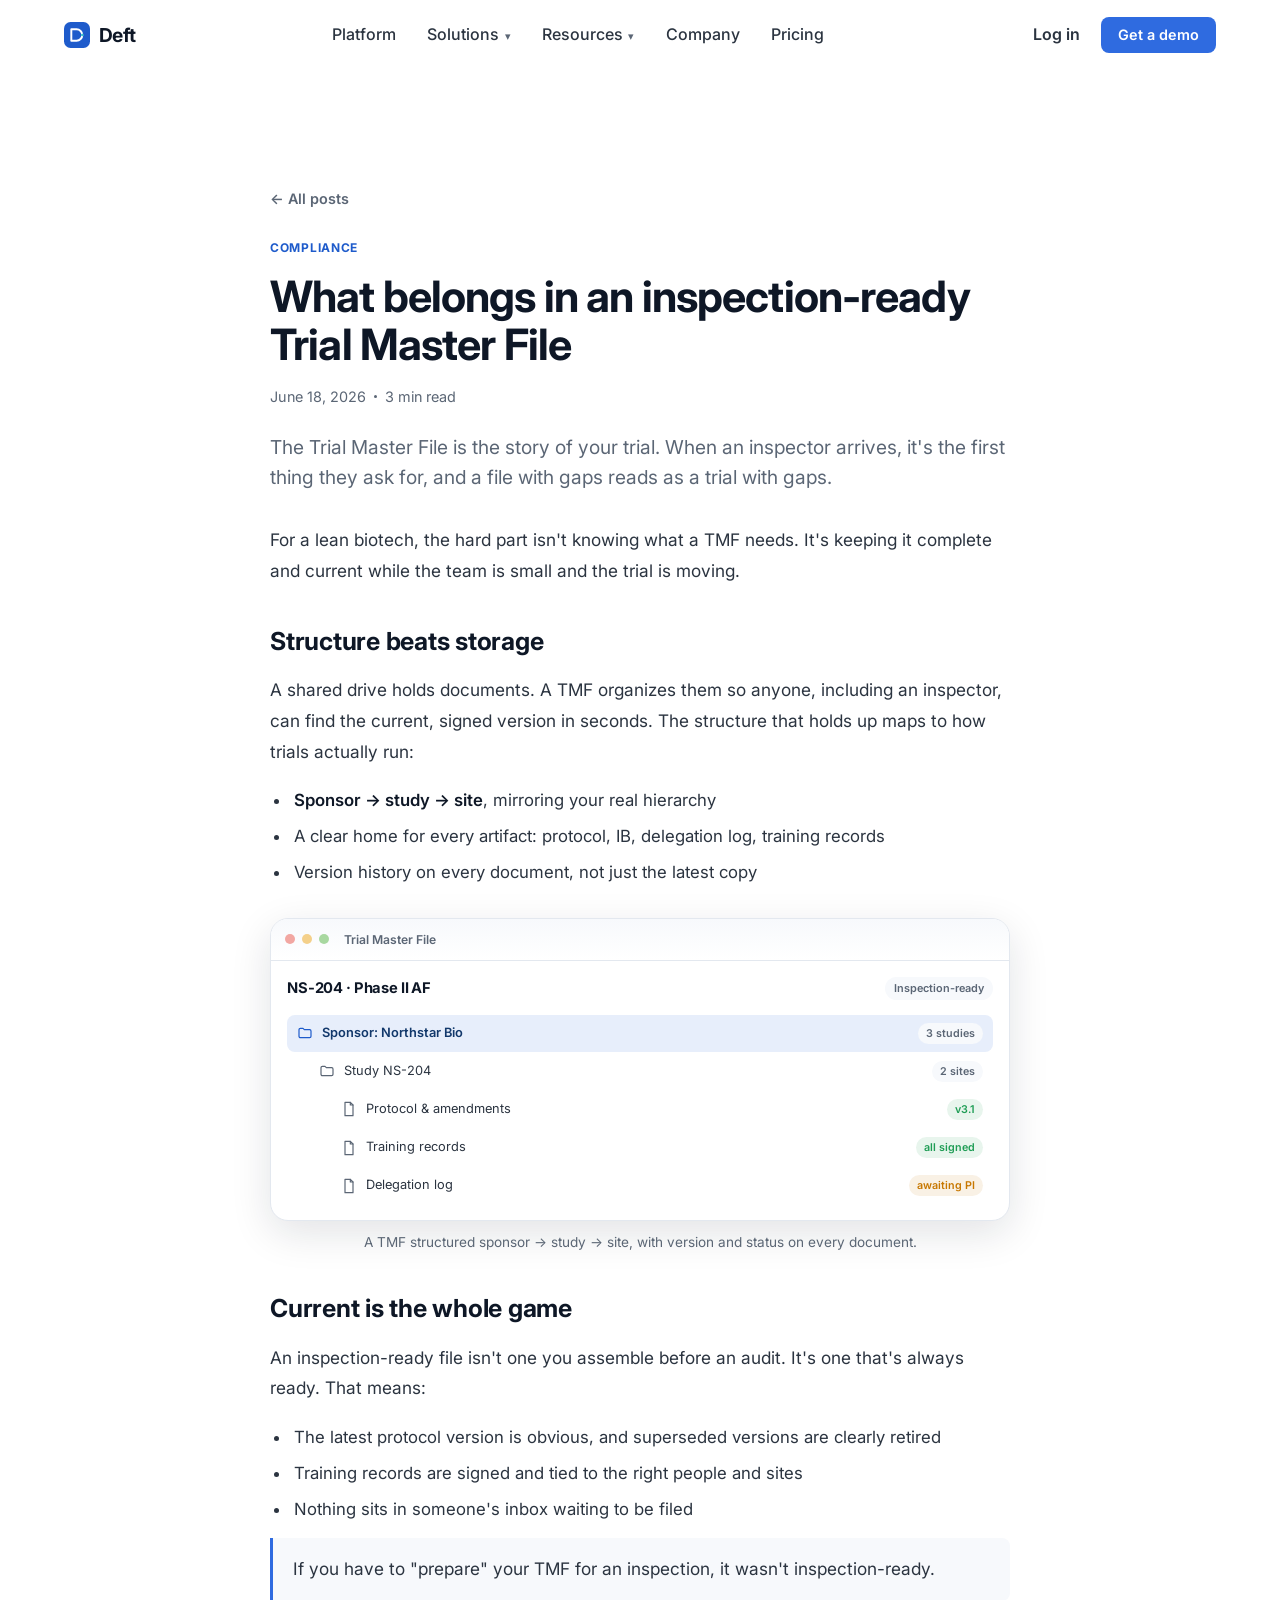
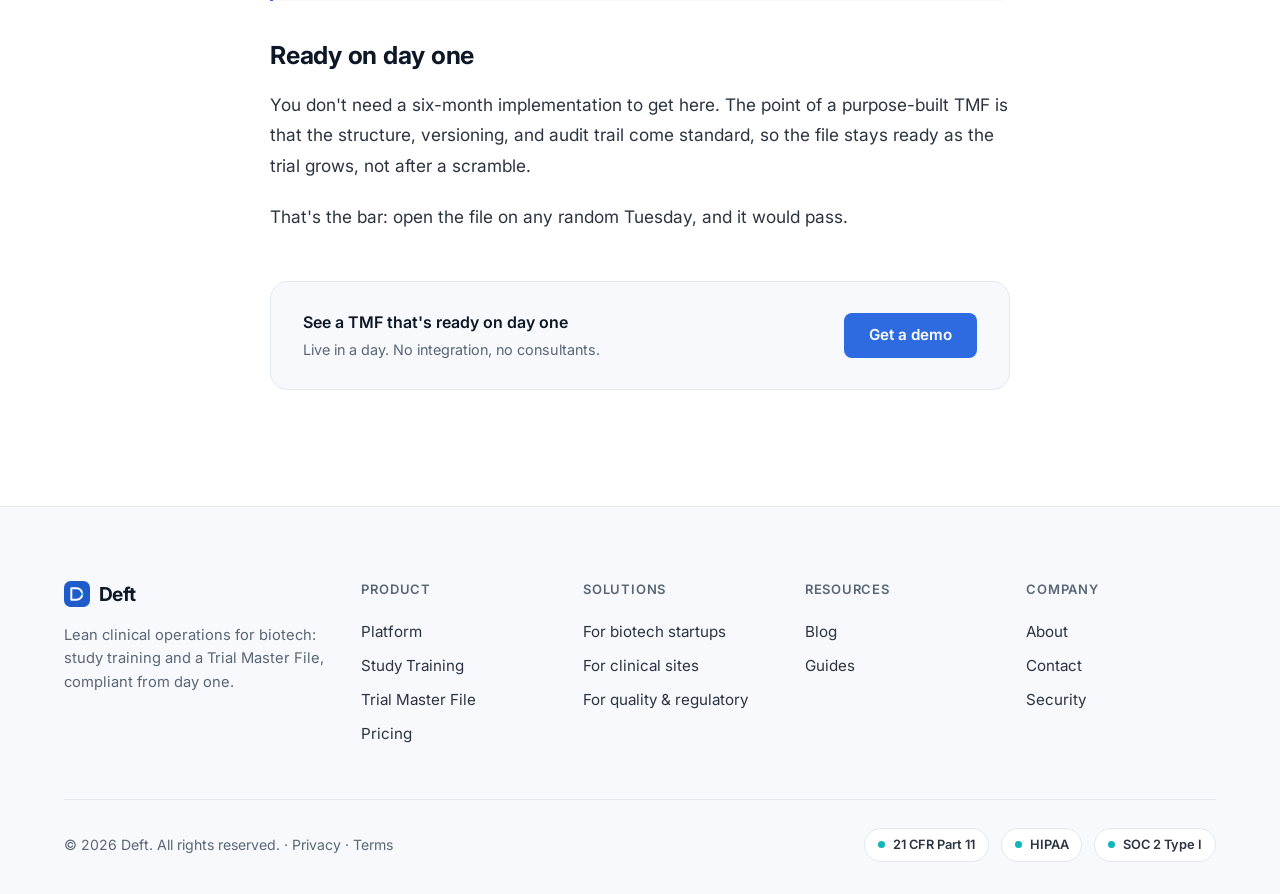
<file: blog/inspection-ready-tmf.html>
<!DOCTYPE html>
<html lang="en">
<head>
  <meta charset="UTF-8" />
  <meta name="viewport" content="width=device-width, initial-scale=1.0" />

  <!-- Google tag (gtag.js) -->
  <script async src="https://www.googletagmanager.com/gtag/js?id=G-5NZDJ428GW"></script>
  <script>
    window.dataLayer = window.dataLayer || [];
    function gtag(){dataLayer.push(arguments);}
    gtag('js', new Date());
    gtag('config', 'G-5NZDJ428GW');
  </script>

  <title>What belongs in an inspection-ready Trial Master File</title>
  <meta name="description" content="The TMF is the first thing an inspector asks for. Here's how lean teams keep one audit-ready without a six-month rollout." />

  <meta property="og:type" content="article" />
  <meta property="og:title" content="What belongs in an inspection-ready Trial Master File" />
  <meta property="og:description" content="The TMF is the first thing an inspector asks for. Here's how lean teams keep one audit-ready without a six-month rollout." />
  <meta property="og:image" content="../assets/og-image.png" />

  <link rel="icon" href="../assets/favicon.svg" type="image/svg+xml" />
  <link rel="preconnect" href="https://fonts.googleapis.com" />
  <link rel="preconnect" href="https://fonts.gstatic.com" crossorigin />
  <link href="https://fonts.googleapis.com/css2?family=Inter:wght@400;500;600;700;800&display=swap" rel="stylesheet" media="print" onload="this.media='all'" />
  <noscript><link href="https://fonts.googleapis.com/css2?family=Inter:wght@400;500;600;700;800&display=swap" rel="stylesheet" /></noscript>
  <link rel="stylesheet" href="../assets/css/styles.css?v=2" />
</head>
<body>
  <!-- ===================== NAV ===================== -->
  <header class="nav" id="top">
    <div class="container nav__inner">
      <a class="nav__brand" href="../index.html">
        <svg class="nav__logo" viewBox="0 0 32 32" fill="none" aria-hidden="true">
          <rect width="32" height="32" rx="8" fill="#1E5BCB"/>
          <path d="M9 9h6.5a7 7 0 0 1 0 14H9V9Z" stroke="#fff" stroke-width="2.4" stroke-linejoin="round"/>
          <circle cx="22.5" cy="16" r="1.6" fill="#36C5C9"/>
        </svg>
        <span>Deft</span>
      </a>

      <nav class="nav__links" aria-label="Primary">
        <a href="../index.html#platform">Platform</a>
        <div class="nav__item">
          <a href="../index.html#solutions">Solutions</a>
          <div class="nav__menu">
            <a href="../study-training.html">Study Training<small>Role-based site training, e-signed</small></a>
            <a href="../index.html#tmf">Trial Master File<small>Inspection-ready, day one</small></a>
          </div>
        </div>
        <div class="nav__item">
          <a href="index.html">Resources</a>
          <div class="nav__menu">
            <a href="index.html">Blog<small>Guides & compliance notes</small></a>
          </div>
        </div>
        <a href="../company.html">Company</a>
        <a href="../pricing.html">Pricing</a>
      </nav>

      <div class="nav__right">
        <a href="#" class="nav__login">Log in</a>
        <a href="../index.html#contact" class="btn btn--sm">Get a demo</a>
      </div>

      <button class="nav__toggle" aria-label="Toggle menu" aria-expanded="false">
        <span></span><span></span><span></span>
      </button>
    </div>
  </header>

  <main>
    <article class="section">
      <div class="container">
        <div class="article">
          <a class="backlink" href="index.html">← All posts</a>
          <header class="article__head">
            <span class="article__cat">Compliance</span>
            <h1 class="article__title">What belongs in an inspection-ready Trial Master File</h1>
            <div class="article__meta"><span>June 18, 2026</span><i></i><span>3 min read</span></div>
            <p class="article__lead">The Trial Master File is the story of your trial. When an inspector arrives, it's the
              first thing they ask for, and a file with gaps reads as a trial with gaps.</p>
          </header>

          <div class="article__body">
            <p>For a lean biotech, the hard part isn't knowing what a TMF needs. It's keeping it complete and
              current while the team is small and the trial is moving.</p>

            <h2>Structure beats storage</h2>
            <p>A shared drive holds documents. A TMF organizes them so anyone, including an inspector, can find
              the current, signed version in seconds. The structure that holds up maps to how trials actually run:</p>
            <ul>
              <li><strong>Sponsor → study → site</strong>, mirroring your real hierarchy</li>
              <li>A clear home for every artifact: protocol, IB, delegation log, training records</li>
              <li>Version history on every document, not just the latest copy</li>
            </ul>

            <figure class="article__figure">
              <div class="mockup">
                <div class="mockup__bar"><i></i><i></i><i></i><span>Trial Master File</span></div>
                <div class="mockup__body">
                  <div class="ui-head"><h5>NS-204 · Phase II AF</h5><span class="ui-chip ui-chip--soft ui-spacer">Inspection-ready</span></div>
                  <div class="ui-tree">
                    <div class="ui-tree__row sel"><svg class="ico" viewBox="0 0 24 24" fill="none" stroke="currentColor" stroke-width="1.8" stroke-linecap="round" stroke-linejoin="round"><path d="M3 7a2 2 0 0 1 2-2h4l2 2h8a2 2 0 0 1 2 2v8a2 2 0 0 1-2 2H5a2 2 0 0 1-2-2Z"/></svg>Sponsor: Northstar Bio <span class="ui-ver">3 studies</span></div>
                    <div class="ui-tree__row lvl1"><svg class="ico" viewBox="0 0 24 24" fill="none" stroke="currentColor" stroke-width="1.8" stroke-linecap="round" stroke-linejoin="round"><path d="M3 7a2 2 0 0 1 2-2h4l2 2h8a2 2 0 0 1 2 2v8a2 2 0 0 1-2 2H5a2 2 0 0 1-2-2Z"/></svg>Study NS-204 <span class="ui-ver">2 sites</span></div>
                    <div class="ui-tree__row lvl2"><svg class="ico" viewBox="0 0 24 24" fill="none" stroke="currentColor" stroke-width="1.8" stroke-linecap="round" stroke-linejoin="round"><path d="M6 2h8l4 4v16H6Z"/><path d="M14 2v4h4"/></svg>Protocol &amp; amendments <span class="ui-ver ui-ver--ok">v3.1</span></div>
                    <div class="ui-tree__row lvl2"><svg class="ico" viewBox="0 0 24 24" fill="none" stroke="currentColor" stroke-width="1.8" stroke-linecap="round" stroke-linejoin="round"><path d="M6 2h8l4 4v16H6Z"/><path d="M14 2v4h4"/></svg>Training records <span class="ui-ver ui-ver--ok">all signed</span></div>
                    <div class="ui-tree__row lvl2"><svg class="ico" viewBox="0 0 24 24" fill="none" stroke="currentColor" stroke-width="1.8" stroke-linecap="round" stroke-linejoin="round"><path d="M6 2h8l4 4v16H6Z"/><path d="M14 2v4h4"/></svg>Delegation log <span class="ui-ver ui-ver--warn">awaiting PI</span></div>
                  </div>
                </div>
              </div>
              <figcaption>A TMF structured sponsor → study → site, with version and status on every document.</figcaption>
            </figure>

            <h2>Current is the whole game</h2>
            <p>An inspection-ready file isn't one you assemble before an audit. It's one that's always ready.
              That means:</p>
            <ul>
              <li>The latest protocol version is obvious, and superseded versions are clearly retired</li>
              <li>Training records are signed and tied to the right people and sites</li>
              <li>Nothing sits in someone's inbox waiting to be filed</li>
            </ul>
            <blockquote><p>If you have to "prepare" your TMF for an inspection, it wasn't inspection-ready.</p></blockquote>

            <h2>Ready on day one</h2>
            <p>You don't need a six-month implementation to get here. The point of a purpose-built TMF is that the
              structure, versioning, and audit trail come standard, so the file stays ready as the trial grows,
              not after a scramble.</p>
            <p>That's the bar: open the file on any random Tuesday, and it would pass.</p>
          </div>

          <div class="article__cta">
            <p>See a TMF that's ready on day one<span>Live in a day. No integration, no consultants.</span></p>
            <a href="../index.html#contact" class="btn">Get a demo</a>
          </div>
        </div>
      </div>
    </article>
  </main>

  <!-- ===================== FOOTER ===================== -->
  <footer class="footer">
    <div class="container">
      <div class="footer__top">
        <div class="footer__brand">
          <a class="nav__brand" href="../index.html">
            <svg class="nav__logo" viewBox="0 0 32 32" fill="none" aria-hidden="true">
              <rect width="32" height="32" rx="8" fill="#1E5BCB"/>
              <path d="M9 9h6.5a7 7 0 0 1 0 14H9V9Z" stroke="#fff" stroke-width="2.4" stroke-linejoin="round"/>
              <circle cx="22.5" cy="16" r="1.6" fill="#36C5C9"/>
            </svg>
            <span>Deft</span>
          </a>
          <p>Lean clinical operations for biotech: study training and a Trial Master File, compliant from day one.</p>
        </div>
        <div class="footer__col">
          <h4>Product</h4>
          <a href="../index.html#platform">Platform</a>
          <a href="../study-training.html">Study Training</a>
          <a href="../index.html#tmf">Trial Master File</a>
          <a href="../pricing.html">Pricing</a>
        </div>
        <div class="footer__col">
          <h4>Solutions</h4>
          <a href="../index.html#solutions">For biotech startups</a>
          <a href="../index.html#solutions">For clinical sites</a>
          <a href="../index.html#solutions">For quality &amp; regulatory</a>
        </div>
        <div class="footer__col">
          <h4>Resources</h4>
          <a href="index.html">Blog</a>
          <a href="index.html">Guides</a>
        </div>
        <div class="footer__col">
          <h4>Company</h4>
          <a href="../company.html">About</a>
          <a href="../index.html#contact">Contact</a>
          <a href="../index.html#contact">Security</a>
        </div>
      </div>
      <div class="footer__bottom">
        <span>© <span id="year"></span> Deft. All rights reserved. · <a href="../index.html#contact">Privacy</a> · <a href="../index.html#contact">Terms</a></span>
        <div class="badges">
          <span class="badge">21 CFR Part 11</span>
          <span class="badge">HIPAA</span>
          <span class="badge">SOC 2 Type I</span>
        </div>
      </div>
    </div>
  </footer>

  <script src="../assets/js/main.js?v=2" defer></script>
</body>
</html>
</file>
<file: assets/css/styles.css>
/* =========================================================
   DEFT — design tokens (see docs/STYLE_GUIDE.md)
   Light-first, white-dominant, one brand blue + one teal signal.
   ========================================================= */
:root {
  /* Primary — deep scientific blue-indigo */
  --primary-900: #0B1F3A;
  --primary-700: #12386B;
  --primary-600: #1E5BCB;
  --primary-500: #2F6BE0;
  --primary-100: #E7EEFB;

  /* Accent — biotech teal "signal" */
  --accent-500: #0FB5BA;
  --accent-400: #36C5C9;
  --accent-100: #E0F6F6;
  --violet-500: #6E56CF;

  /* Neutrals (~90% of the page) */
  --white:      #FFFFFF;
  --bg-subtle:  #F7F9FC;
  --border:     #E3E8EF;
  --text-muted: #5B6675;
  --text-body:  #2B3440;
  --ink:        #0E1726;

  /* Semantic */
  --success: #1F9D55;
  --warning: #C77700;
  --error:   #D33A3A;

  /* Radius */
  --r-sm:   8px;
  --r-md:   12px;
  --r-lg:   18px;
  --r-pill: 999px;

  /* Elevation */
  --shadow-card:  0 1px 2px rgba(16,23,38,.06), 0 4px 12px rgba(16,23,38,.08);
  --shadow-float: 0 12px 40px rgba(16,23,38,.12);

  --maxw: 1200px;
  --font: 'Inter', -apple-system, 'Segoe UI', Roboto, Helvetica, Arial, sans-serif;
}

/* =========================================================
   BASE
   ========================================================= */
*, *::before, *::after { box-sizing: border-box; }
html { scroll-behavior: smooth; }
body {
  margin: 0;
  font-family: var(--font);
  color: var(--text-body);
  background: var(--white);
  line-height: 1.6;
  -webkit-font-smoothing: antialiased;
  text-rendering: optimizeLegibility;
}
h1, h2, h3, h4 { color: var(--ink); margin: 0; letter-spacing: -.02em; }
h1 { line-height: 1.05; }
h2 { line-height: 1.15; letter-spacing: -.015em; }
p  { margin: 0; }
a  { color: inherit; text-decoration: none; }
img, svg { max-width: 100%; display: block; }
:focus-visible { outline: 2px solid var(--primary-500); outline-offset: 2px; border-radius: 4px; }

.container { width: 100%; max-width: var(--maxw); margin-inline: auto; padding-inline: 24px; }

.eyebrow {
  color: var(--primary-600); font-weight: 600; font-size: .8125rem;
  text-transform: uppercase; letter-spacing: .08em; margin: 0 0 .85rem;
}
.tnum { font-variant-numeric: tabular-nums; }

/* =========================================================
   BUTTONS
   ========================================================= */
.btn {
  display: inline-flex; align-items: center; justify-content: center; gap: .5rem;
  background: var(--primary-500); color: #fff; font-weight: 600; font-size: .95rem;
  padding: .75rem 1.5rem; border-radius: var(--r-sm); border: 1px solid transparent;
  cursor: pointer; transition: transform .15s ease, background .15s ease, box-shadow .15s ease;
  white-space: nowrap; line-height: 1.2;
}
.btn:hover { background: var(--primary-600); transform: translateY(-1px); box-shadow: var(--shadow-card); }
.btn:active { transform: translateY(0); }
.btn--lg { padding: .9rem 1.7rem; font-size: 1rem; }
.btn--sm { padding: .55rem 1rem; font-size: .9rem; }
.btn--ghost { background: transparent; color: var(--ink); border-color: var(--border); }
.btn--ghost:hover { background: var(--bg-subtle); border-color: var(--text-muted); }
.btn--onDark { background: #fff; color: var(--primary-700); }
.btn--onDark:hover { background: var(--primary-100); }
.btn--ghostDark { background: transparent; color: #fff; border-color: rgba(255,255,255,.4); }
.btn--ghostDark:hover { background: rgba(255,255,255,.1); border-color: rgba(255,255,255,.7); }

.tlink { color: var(--primary-600); font-weight: 600; display: inline-flex; align-items: center; gap: .35rem; }
.tlink:hover { gap: .55rem; transition: gap .15s ease; }

/* =========================================================
   NAV
   ========================================================= */
.nav {
  position: sticky; top: 0; z-index: 60;
  background: rgba(255,255,255,0);
  border-bottom: 1px solid transparent;
  transition: background .25s ease, border-color .25s ease, box-shadow .25s ease;
}
.nav.is-scrolled {
  background: rgba(255,255,255,.9);
  backdrop-filter: saturate(180%) blur(12px);
  border-bottom-color: var(--border);
  box-shadow: 0 1px 0 rgba(16,23,38,.02);
}
.nav__inner { display: flex; align-items: center; justify-content: space-between; height: 70px; gap: 1.5rem; }
.nav__brand { display: flex; align-items: center; gap: .55rem; font-weight: 700; color: var(--ink); font-size: 1.2rem; letter-spacing: -.02em; }
.nav__logo { width: 26px; height: 26px; }
.nav__links { display: flex; align-items: center; gap: .35rem; font-weight: 500; }
.nav__links > a, .nav__item > a { color: var(--text-body); padding: .5rem .8rem; border-radius: var(--r-sm); }
.nav__links > a:hover, .nav__item > a:hover { color: var(--ink); background: var(--bg-subtle); }
.nav__right { display: flex; align-items: center; gap: .5rem; }
.nav__login { font-weight: 600; color: var(--text-body); padding: .5rem .8rem; }
.nav__login:hover { color: var(--ink); }

/* dropdown */
.nav__item { position: relative; }
.nav__item > a::after { content: "▾"; font-size: .7em; margin-left: .35rem; color: var(--text-muted); }
.nav__menu {
  position: absolute; top: calc(100% + 6px); left: 0; min-width: 240px;
  background: #fff; border: 1px solid var(--border); border-radius: var(--r-md);
  box-shadow: var(--shadow-float); padding: .5rem; display: grid; gap: 2px;
  opacity: 0; visibility: hidden; transform: translateY(6px); transition: .18s ease;
}
.nav__item:hover .nav__menu, .nav__item:focus-within .nav__menu { opacity: 1; visibility: visible; transform: translateY(0); }
.nav__menu a { display: block; padding: .6rem .75rem; border-radius: var(--r-sm); font-weight: 500; color: var(--text-body); }
.nav__menu a:hover { background: var(--bg-subtle); color: var(--primary-600); }
.nav__menu small { display: block; color: var(--text-muted); font-weight: 400; font-size: .8rem; }

.nav__toggle { display: none; flex-direction: column; gap: 5px; background: none; border: 0; cursor: pointer; padding: 8px; }
.nav__toggle span { width: 22px; height: 2px; background: var(--ink); border-radius: 2px; transition: .25s; }

/* =========================================================
   HERO
   ========================================================= */
.hero {
  position: relative; overflow: hidden;
  padding: clamp(56px, 9vw, 112px) 0 clamp(64px, 10vw, 120px);
  background:
    radial-gradient(60% 70% at 88% -10%, var(--accent-100) 0%, transparent 60%),
    radial-gradient(55% 65% at -5% 0%, var(--primary-100) 0%, transparent 55%);
}
.hero__inner { display: grid; grid-template-columns: 1.05fr .95fr; gap: clamp(2rem, 5vw, 4.5rem); align-items: center; }
.hero__title { font-size: clamp(2.3rem, 5vw, 3.85rem); font-weight: 700; }
.hero__sub { font-size: clamp(1.1rem, 1.6vw, 1.25rem); color: var(--text-muted); margin: 1.4rem 0 2.25rem; max-width: 540px; }
.hero__cta { display: flex; flex-wrap: wrap; gap: .85rem; }
.hero__note { margin-top: 1.25rem; font-size: .9rem; color: var(--text-muted); }

/* =========================================================
   PRODUCT MOCKUP — polished in-page product "screenshots"
   Faux Deft UI rendered in pure CSS, locked to the design system.
   ========================================================= */
.mockup {
  background: #fff; border: 1px solid var(--border); border-radius: var(--r-lg);
  box-shadow: var(--shadow-float); overflow: hidden;
  font-size: .875rem; -webkit-font-smoothing: antialiased;
}
/* window chrome */
.mockup__bar { display: flex; align-items: center; gap: 7px; padding: 11px 14px; border-bottom: 1px solid var(--border); background: linear-gradient(180deg, var(--bg-subtle), #fff); }
.mockup__bar i { width: 10px; height: 10px; border-radius: 50%; display: block; }
.mockup__bar i:nth-child(1) { background: #F2A7A2; }
.mockup__bar i:nth-child(2) { background: #F4D08A; }
.mockup__bar i:nth-child(3) { background: #A8D8A0; }
.mockup__bar span { margin-left: 8px; font-size: .76rem; color: var(--text-muted); font-weight: 600; }
.mockup__body { padding: 16px; }

/* in-app toolbar (title + chips) */
.ui-head { display: flex; align-items: center; gap: .55rem; margin-bottom: 14px; }
.ui-head h5 { font-size: .92rem; color: var(--ink); margin: 0; font-weight: 700; letter-spacing: -.01em; }
.ui-chip { font-size: .68rem; font-weight: 600; padding: 3px 9px; border-radius: var(--r-pill); background: var(--primary-100); color: var(--primary-600); white-space: nowrap; }
.ui-chip--soft { background: var(--bg-subtle); color: var(--text-muted); }
.ui-chip--ok { background: rgba(31,157,85,.12); color: var(--success); }
.ui-head .ui-spacer { margin-left: auto; }

/* training-matrix table */
.ui-table { display: grid; }
.ui-row { display: grid; grid-template-columns: 1.7fr 1.2fr .85fr .95fr; gap: 10px; align-items: center; padding: 10px 10px; }
.ui-row--head { color: var(--text-muted); font-size: .67rem; text-transform: uppercase; letter-spacing: .07em; font-weight: 700; padding-block: 5px; }
.ui-row--data { border-top: 1px solid var(--border); }
.ui-cell-name { display: flex; align-items: center; gap: 9px; min-width: 0; }
.ui-cell-name b { font-weight: 600; color: var(--ink); font-size: .82rem; line-height: 1.25; display: block; }
.ui-cell-name small { color: var(--text-muted); font-size: .71rem; display: block; }
.ui-ava { width: 28px; height: 28px; border-radius: 50%; display: grid; place-items: center; font-size: .69rem; font-weight: 700; flex: none; }
.ui-ava--b { background: var(--primary-100); color: var(--primary-600); }
.ui-ava--t { background: var(--accent-100); color: #0A8E92; }
.ui-ava--v { background: #ECE8FB; color: var(--violet-500); }
.ui-ava--g { background: #EAEFF5; color: var(--text-muted); }
.ui-cell { font-size: .8rem; color: var(--text-body); }
.ui-due { font-size: .78rem; color: var(--text-muted); font-variant-numeric: tabular-nums; }
.ui-due.is-late { color: var(--error); font-weight: 600; }
.pill { display: inline-flex; align-items: center; gap: 5px; font-size: .71rem; font-weight: 600; padding: 3px 9px; border-radius: var(--r-pill); white-space: nowrap; }
.pill::before { content: ""; width: 6px; height: 6px; border-radius: 50%; background: currentColor; }
.pill--done { background: rgba(31,157,85,.12); color: var(--success); }
.pill--pend { background: var(--primary-100); color: var(--primary-600); }
.pill--late { background: rgba(211,58,58,.10); color: var(--error); }

/* e-signature dialog */
.ui-sign { max-width: 340px; margin: 2px auto; }
.ui-sign__head { display: flex; align-items: center; gap: .65rem; margin-bottom: 16px; }
.ui-lock { width: 36px; height: 36px; border-radius: var(--r-sm); background: var(--primary-100); color: var(--primary-600); display: grid; place-items: center; flex: none; }
.ui-lock svg { width: 19px; height: 19px; }
.ui-sign__head h5 { font-size: .95rem; margin: 0; color: var(--ink); }
.ui-sign__head small { font-size: .73rem; color: var(--text-muted); }
.ui-field { margin-bottom: 12px; }
.ui-field > label { display: block; font-size: .67rem; text-transform: uppercase; letter-spacing: .05em; color: var(--text-muted); font-weight: 700; margin-bottom: 6px; }
.ui-select { display: flex; align-items: center; justify-content: space-between; border: 1px solid var(--border); border-radius: var(--r-sm); padding: 9px 11px; font-size: .8rem; color: var(--ink); background: #fff; }
.ui-select::after { content: "▾"; color: var(--text-muted); font-size: .8em; }
.ui-pin { display: flex; gap: 8px; }
.ui-pin i { flex: 1; height: 42px; border-radius: var(--r-sm); border: 1px solid var(--border); background: var(--bg-subtle); display: grid; place-items: center; font-weight: 800; color: var(--ink); font-size: 1.2rem; line-height: 1; }
.ui-pin i.filled { border-color: var(--primary-500); background: #fff; color: var(--primary-600); box-shadow: 0 0 0 3px var(--primary-100); }
.ui-signed { display: flex; align-items: center; gap: 9px; margin-top: 14px; padding: 9px 11px; background: var(--bg-subtle); border-radius: var(--r-sm); }
.ui-signed .ui-ava { width: 26px; height: 26px; }
.ui-signed b { font-size: .78rem; color: var(--ink); font-weight: 600; line-height: 1.25; display: block; }
.ui-signed small { font-size: .7rem; color: var(--text-muted); font-variant-numeric: tabular-nums; }
.ui-stamp { display: flex; align-items: center; justify-content: center; gap: 6px; margin-top: 13px; font-size: .71rem; color: var(--success); font-weight: 600; }
.ui-stamp::before { content: ""; width: 7px; height: 7px; border-radius: 50%; background: var(--success); }

/* TMF / SOP document tree */
.ui-tree { font-size: .8rem; }
.ui-tree__row { display: flex; align-items: center; gap: 9px; padding: 8px 10px; border-radius: var(--r-sm); color: var(--text-body); }
.ui-tree__row + .ui-tree__row { margin-top: 1px; }
.ui-tree__row.sel { background: var(--primary-100); color: var(--primary-700); font-weight: 600; }
.ui-tree__row.lvl1 { margin-left: 22px; }
.ui-tree__row.lvl2 { margin-left: 44px; }
.ui-tree__row .ico { width: 16px; height: 16px; flex: none; color: var(--text-muted); }
.ui-tree__row.sel .ico { color: var(--primary-600); }
.ui-ver { margin-left: auto; font-size: .67rem; color: var(--text-muted); font-weight: 600; background: var(--bg-subtle); padding: 2px 8px; border-radius: var(--r-pill); white-space: nowrap; }
.ui-ver--ok { color: var(--success); background: rgba(31,157,85,.10); }
.ui-ver--warn { color: var(--warning); background: rgba(199,119,0,.10); }

/* SOP lifecycle stepper */
.ui-steps { display: flex; align-items: flex-start; margin: 8px 2px 18px; }
.ui-step { display: flex; flex-direction: column; align-items: center; gap: 7px; flex: 1; position: relative; font-size: .67rem; color: var(--text-muted); text-align: center; }
.ui-step .dot { width: 24px; height: 24px; border-radius: 50%; background: #fff; border: 2px solid var(--border); display: grid; place-items: center; font-size: .72rem; font-weight: 700; color: var(--text-muted); position: relative; z-index: 1; }
.ui-step.done .dot { background: var(--success); border-color: var(--success); color: #fff; }
.ui-step.cur .dot { background: var(--primary-500); border-color: var(--primary-500); color: #fff; box-shadow: 0 0 0 4px var(--primary-100); }
.ui-step.cur { color: var(--primary-700); font-weight: 700; }
.ui-step:not(:last-child)::after { content: ""; position: absolute; top: 11px; left: 50%; width: 100%; height: 2px; background: var(--border); }
.ui-step.done::after { background: var(--success); }
.ui-meta { display: grid; gap: 8px; }
.ui-meta__row { display: flex; align-items: center; gap: 8px; font-size: .78rem; color: var(--text-muted); }
.ui-meta__row b { color: var(--ink); font-weight: 600; }
.ui-meta__row .ui-spacer { margin-left: auto; }

/* compliance dashboard: tiles + donut + per-site bars */
.ui-tiles { display: grid; grid-template-columns: repeat(3, 1fr); gap: 8px; margin-bottom: 14px; }
.ui-tile { background: var(--bg-subtle); border-radius: var(--r-sm); padding: 11px 12px; }
.ui-tile b { display: block; font-size: 1.25rem; color: var(--ink); font-weight: 700; line-height: 1; letter-spacing: -.02em; font-variant-numeric: tabular-nums; }
.ui-tile span { font-size: .68rem; color: var(--text-muted); }
.ui-dash { display: grid; grid-template-columns: auto 1fr; gap: 18px; align-items: center; }
.ui-donut {
  width: 96px; height: 96px; border-radius: 50%;
  background: conic-gradient(var(--success) 0 72%, var(--primary-500) 72% 88%, var(--error) 88% 100%);
  display: grid; place-items: center; position: relative; flex: none;
}
.ui-donut::after { content: "72%"; position: absolute; width: 64px; height: 64px; background: #fff; border-radius: 50%; display: grid; place-items: center; font-weight: 700; color: var(--ink); font-size: .98rem; }
.ui-legend { display: grid; gap: 9px; font-size: .8rem; }
.ui-legend span { display: flex; align-items: center; gap: 8px; color: var(--text-body); }
.ui-legend i { width: 10px; height: 10px; border-radius: 3px; display: block; flex: none; }
.ui-bars { display: grid; gap: 10px; margin-top: 4px; }
.ui-bar { display: grid; grid-template-columns: 62px 1fr 34px; align-items: center; gap: 10px; font-size: .72rem; color: var(--text-muted); }
.ui-bar .track { height: 7px; background: var(--bg-subtle); border-radius: var(--r-pill); overflow: hidden; }
.ui-bar .fill { height: 100%; border-radius: var(--r-pill); background: var(--success); }
.ui-bar .fill.is-mid { background: var(--primary-500); }
.ui-bar .fill.is-low { background: var(--warning); }
.ui-bar b { color: var(--ink); font-weight: 600; text-align: right; font-variant-numeric: tabular-nums; }

/* =========================================================
   SECTIONS
   ========================================================= */
.section { padding: clamp(60px, 9vw, 118px) 0; }
.section--alt { background: var(--bg-subtle); }
.section__head { max-width: 720px; margin: 0 auto clamp(40px, 5vw, 64px); text-align: center; }
.section__head .eyebrow { margin-inline: auto; }
.section__title { font-size: clamp(1.8rem, 3.4vw, 2.5rem); font-weight: 600; }
.section__lead { margin-top: 1rem; font-size: 1.15rem; color: var(--text-muted); }

/* =========================================================
   STAT STRIP
   ========================================================= */
.stats { display: grid; grid-template-columns: repeat(4, 1fr); gap: 1.5rem; text-align: center; }
.stat__num { font-size: clamp(2.2rem, 4vw, 3rem); font-weight: 700; color: var(--primary-600); letter-spacing: -.03em; line-height: 1; }
.stat__num.is-accent { color: var(--accent-500); }
.stat__label { margin-top: .6rem; color: var(--text-muted); font-size: .95rem; }

/* =========================================================
   PROBLEM → OUTCOME (compare)
   ========================================================= */
.compare { display: grid; grid-template-columns: 1fr 1fr; gap: 1.5rem; max-width: 980px; margin: 0 auto; }
.compare__col { border: 1px solid var(--border); border-radius: var(--r-lg); padding: 2rem; background: #fff; }
.compare__col--old { background: var(--bg-subtle); }
.compare__col--new { border-color: var(--primary-500); box-shadow: var(--shadow-card); }
.compare__tag { font-size: .8125rem; font-weight: 600; text-transform: uppercase; letter-spacing: .06em; margin-bottom: 1.25rem; }
.compare__col--old .compare__tag { color: var(--text-muted); }
.compare__col--new .compare__tag { color: var(--primary-600); }
.compare__list { list-style: none; padding: 0; margin: 0; display: grid; gap: 1rem; }
.compare__list li { position: relative; padding-left: 2rem; color: var(--text-body); }
.compare__col--old li::before { content: "✕"; position: absolute; left: 0; top: 0; color: var(--text-muted); font-weight: 700; }
.compare__col--new li::before { content: "✓"; position: absolute; left: 0; top: 0; color: var(--success); font-weight: 700; }

/* =========================================================
   CARDS (value pillars)
   ========================================================= */
.cards { display: grid; grid-template-columns: repeat(3, 1fr); gap: 1.5rem; }
.card {
  background: #fff; border: 1px solid var(--border); border-radius: var(--r-md);
  padding: 2rem 1.85rem; transition: transform .2s ease, box-shadow .2s ease;
}
.card:hover { transform: translateY(-4px); box-shadow: var(--shadow-card); }
.card__icon {
  display: grid; place-items: center; width: 46px; height: 46px; margin-bottom: 1.2rem;
  background: var(--primary-100); color: var(--primary-600); border-radius: var(--r-sm);
}
.card__icon svg { width: 24px; height: 24px; }
.card h3 { font-size: 1.25rem; margin-bottom: .6rem; }
.card p { color: var(--text-muted); }

/* =========================================================
   PRODUCT EXPLORER (tabs)
   ========================================================= */
.tabs { display: flex; flex-wrap: wrap; justify-content: center; gap: .5rem; margin-bottom: 2.5rem; }
.tab {
  font: inherit; font-weight: 600; font-size: .92rem; color: var(--text-muted);
  background: transparent; border: 1px solid var(--border); border-radius: var(--r-pill);
  padding: .55rem 1.1rem; cursor: pointer; transition: .15s ease;
}
.tab:hover { color: var(--ink); border-color: var(--text-muted); }
.tab.is-active { background: var(--primary-500); color: #fff; border-color: var(--primary-500); }
.explorer__stage { display: grid; grid-template-columns: 1fr 1.15fr; gap: clamp(2rem, 5vw, 4rem); align-items: center; }
.panel { display: none; }
.panel.is-active { display: block; animation: fade-up .35s ease; }
.panel__copy h3 { font-size: 1.6rem; margin-bottom: .85rem; }
.panel__copy p { color: var(--text-muted); font-size: 1.05rem; }

/* =========================================================
   DEEP-DIVE FEATURES (alternating)
   ========================================================= */
.feature { display: grid; grid-template-columns: 1fr 1fr; gap: clamp(2rem, 5vw, 4.5rem); align-items: center; }
.feature + .feature { margin-top: clamp(56px, 8vw, 104px); }
.feature--rev .feature__media { order: -1; }
.feature__body h3 { font-size: clamp(1.5rem, 2.6vw, 2rem); margin-bottom: 1rem; font-weight: 600; }
.feature__body > p { color: var(--text-muted); font-size: 1.08rem; }
.feature__list { list-style: none; padding: 0; margin: 1.5rem 0 1.75rem; display: grid; gap: .8rem; }
.feature__list li { position: relative; padding-left: 1.9rem; color: var(--text-body); }
.feature__list li::before {
  content: "✓"; position: absolute; left: 0; top: 0; width: 1.25rem; height: 1.25rem;
  color: var(--accent-500); font-weight: 700;
}

/* =========================================================
   COMPLIANCE BAND
   ========================================================= */
.band {
  background: var(--primary-900); color: #fff; border-radius: var(--r-lg);
  padding: clamp(2.5rem, 5vw, 3.5rem); text-align: center;
}
.band h2 { color: #fff; font-size: clamp(1.6rem, 3vw, 2.2rem); font-weight: 600; }
.band p { color: rgba(255,255,255,.78); max-width: 620px; margin: 1rem auto 1.75rem; font-size: 1.08rem; }
.badges { display: flex; flex-wrap: wrap; justify-content: center; gap: .75rem; }
.badge {
  display: inline-flex; align-items: center; gap: .5rem; font-weight: 600; font-size: .9rem;
  background: rgba(255,255,255,.08); color: #fff; border: 1px solid rgba(255,255,255,.18);
  padding: .55rem 1.1rem; border-radius: var(--r-pill);
}
.badge::before { content: ""; width: 7px; height: 7px; border-radius: 50%; background: var(--accent-400); }
.band__link { display: inline-block; margin-top: 1.75rem; color: #fff; font-weight: 600; border-bottom: 1px solid rgba(255,255,255,.4); padding-bottom: 2px; }
.band__link:hover { border-color: #fff; }

/* =========================================================
   FINAL CTA BAND
   ========================================================= */
.cta {
  background: linear-gradient(120deg, var(--primary-700), var(--primary-900));
  border-radius: var(--r-lg); padding: clamp(3rem, 6vw, 4.5rem); text-align: center; color: #fff;
}
.cta h2 { color: #fff; font-size: clamp(1.8rem, 3.4vw, 2.6rem); font-weight: 600; max-width: 640px; margin: 0 auto; }
.cta p { color: rgba(255,255,255,.82); margin: 1rem auto 2rem; max-width: 540px; font-size: 1.1rem; }
.cta__btns { display: flex; flex-wrap: wrap; gap: .85rem; justify-content: center; }

/* =========================================================
   CONTACT FORM
   ========================================================= */
.contact { max-width: 680px; }
.form { display: grid; gap: 1.25rem; }
.form__row { display: grid; grid-template-columns: 1fr 1fr; gap: 1.25rem; }
.field { display: grid; gap: .4rem; }
.field label { font-weight: 600; font-size: .9rem; color: var(--ink); }
.field__opt { color: var(--text-muted); font-weight: 400; }
.field input, .field textarea, .field select {
  font: inherit; color: var(--ink); background: #fff;
  padding: .75rem .9rem; border: 1px solid var(--border); border-radius: var(--r-sm);
  transition: border-color .15s ease, box-shadow .15s ease; width: 100%; resize: vertical;
}
.field input:focus, .field textarea:focus, .field select:focus {
  outline: none; border-color: var(--primary-500); box-shadow: 0 0 0 3px var(--primary-100);
}
.field input[aria-invalid="true"], .field textarea[aria-invalid="true"] { border-color: var(--error); }
.field__error { color: var(--error); font-size: .82rem; min-height: 1em; }

.form__submit { position: relative; justify-self: start; min-width: 160px; }
.form__spinner {
  width: 16px; height: 16px; border: 2px solid rgba(255,255,255,.4); border-top-color: #fff;
  border-radius: 50%; animation: spin .7s linear infinite; display: none;
}
.form.is-sending .form__spinner { display: inline-block; }
.form.is-sending .form__submit { pointer-events: none; opacity: .8; }
@keyframes spin { to { transform: rotate(360deg); } }
.form__status { font-size: .95rem; min-height: 1.4em; margin-top: .25rem; }
.form__status.is-ok { color: var(--success); }
.form__status.is-err { color: var(--error); }

/* =========================================================
   FOOTER
   ========================================================= */
.footer { background: var(--bg-subtle); border-top: 1px solid var(--border); padding: clamp(3rem, 6vw, 4.5rem) 0 2rem; }
.footer__top { display: grid; grid-template-columns: 1.4fr repeat(4, 1fr); gap: 2rem; }
.footer__brand { max-width: 260px; }
.footer__brand .nav__brand { margin-bottom: .9rem; }
.footer__brand p { color: var(--text-muted); font-size: .92rem; }
.footer__col h4 { font-size: .8125rem; text-transform: uppercase; letter-spacing: .06em; color: var(--text-muted); margin-bottom: 1rem; font-weight: 600; }
.footer__col a { display: block; color: var(--text-body); padding: .3rem 0; font-size: .95rem; }
.footer__col a:hover { color: var(--primary-600); }
.footer__bottom {
  display: flex; flex-wrap: wrap; align-items: center; justify-content: space-between; gap: 1rem;
  margin-top: 3rem; padding-top: 1.75rem; border-top: 1px solid var(--border);
  color: var(--text-muted); font-size: .88rem;
}
.footer__bottom .badges { justify-content: flex-end; }
.footer__bottom .badge { background: #fff; color: var(--text-body); border-color: var(--border); font-size: .8rem; padding: .35rem .8rem; }
.footer__bottom .badge::before { background: var(--accent-500); }

/* =========================================================
   REVEAL MOTION
   ========================================================= */
.reveal { opacity: 0; transform: translateY(20px); transition: opacity .5s ease, transform .5s ease; }
.reveal.is-visible { opacity: 1; transform: none; }
@keyframes fade-up { from { opacity: 0; transform: translateY(16px); } to { opacity: 1; transform: none; } }

/* =========================================================
   RESPONSIVE
   ========================================================= */
@media (max-width: 1024px) {
  .hero__inner { grid-template-columns: 1fr; }
  .hero__sub { max-width: none; }
  .explorer__stage { grid-template-columns: 1fr; }
  .feature, .feature--rev { grid-template-columns: 1fr; }
  .feature--rev .feature__media { order: 0; }
}
@media (max-width: 860px) {
  .cards { grid-template-columns: 1fr; }
  .stats { grid-template-columns: repeat(2, 1fr); gap: 2.5rem 1.5rem; }
  .compare { grid-template-columns: 1fr; }
  .footer__top { grid-template-columns: 1fr 1fr; }
  .footer__brand { grid-column: 1 / -1; }
}
@media (max-width: 720px) {
  .nav__links, .nav__login { display: none; }
  .nav__toggle { display: flex; }
  .nav.is-open .nav__links {
    display: flex; position: absolute; top: 70px; left: 0; right: 0;
    flex-direction: column; align-items: stretch; gap: 0;
    background: #fff; border-bottom: 1px solid var(--border); padding: .75rem 24px 1.25rem;
  }
  .nav.is-open .nav__menu { position: static; opacity: 1; visibility: visible; transform: none; box-shadow: none; border: 0; padding: 0 0 .5rem 1rem; }
  .nav.is-open .nav__item > a::after { display: none; }
  .form__row { grid-template-columns: 1fr; }
  .footer__top { grid-template-columns: 1fr 1fr; }
}
@media (max-width: 520px) {
  .stats { grid-template-columns: 1fr; }
  .footer__top { grid-template-columns: 1fr; }
}

@media (prefers-reduced-motion: reduce) {
  * { animation: none !important; transition: none !important; scroll-behavior: auto !important; }
  .reveal { opacity: 1; transform: none; }
}

/* =========================================================
   PRICING PAGE
   ========================================================= */
.price-hero { padding: clamp(48px, 7vw, 88px) 0 clamp(8px, 3vw, 24px); text-align: center; }
.price-hero .eyebrow { margin-inline: auto; }
.price-hero h1 { font-size: clamp(2.1rem, 4.4vw, 3.2rem); font-weight: 700; max-width: 14ch; margin: 0 auto; }
.price-hero p { font-size: clamp(1.05rem, 1.6vw, 1.2rem); color: var(--text-muted); max-width: 620px; margin: 1.25rem auto 0; }
.price-hero__note { margin-top: 1.1rem; font-size: .9rem; color: var(--text-muted); }

/* unlimited-people band */
.unlim { display: grid; grid-template-columns: repeat(3, 1fr); gap: 1rem; max-width: 820px; margin: 0 auto; }
.unlim__item { background: #fff; border: 1px solid var(--border); border-radius: var(--r-md); padding: 1.25rem 1rem; text-align: center; }
.unlim__item b { display: block; color: var(--primary-600); font-size: .95rem; font-weight: 700; }
.unlim__item span { font-size: .82rem; color: var(--text-muted); }
.unlim__item .lbl { display: block; margin-top: .35rem; color: var(--ink); font-weight: 600; font-size: .9rem; }

/* single plan card */
.plan { display: grid; grid-template-columns: 1.15fr 1fr; max-width: 960px; margin: 0 auto; background: #fff; border: 1px solid var(--border); border-radius: var(--r-lg); box-shadow: var(--shadow-card); }
.plan__main { padding: 2rem 2rem 2.25rem; border-right: 1px solid var(--border); }
.plan__side { padding: 2rem 2rem 2.25rem; }
.plan__name { font-size: 1.15rem; font-weight: 700; color: var(--ink); }
.plan__price { margin: 1.1rem 0 .3rem; font-size: 2.4rem; font-weight: 700; color: var(--ink); letter-spacing: -.02em; line-height: 1; font-variant-numeric: tabular-nums; }
.plan__price span { font-size: .95rem; font-weight: 500; color: var(--text-muted); letter-spacing: 0; }
.plan__unit { font-size: .85rem; color: var(--accent-500); font-weight: 600; }
.plan__h { margin: 1.75rem 0 .6rem; font-size: .78rem; font-weight: 700; letter-spacing: .06em; text-transform: uppercase; color: var(--text-muted); }
.rates { width: 100%; border-collapse: collapse; font-size: .92rem; font-variant-numeric: tabular-nums; }
.rates td { padding: .55rem 0; border-top: 1px solid var(--border); color: var(--text-body); }
.rates td:last-child { text-align: right; font-weight: 600; color: var(--ink); }
.rates tr.on td { color: var(--primary-600); }
.pcalc { margin-top: 1.5rem; padding: 1.1rem 1.15rem; background: var(--bg-subtle); border: 1px solid var(--border); border-radius: var(--r-md); }
.pcalc__row { display: flex; justify-content: space-between; align-items: baseline; font-size: .9rem; color: var(--text-body); }
.pcalc__row b { font-variant-numeric: tabular-nums; color: var(--ink); }
.pcalc input[type=range] { width: 100%; margin: .7rem 0 1rem; accent-color: var(--primary-600); }
.pcalc__total { display: flex; justify-content: space-between; align-items: baseline; padding-top: .85rem; border-top: 1px solid var(--border); }
.pcalc__total span { font-size: .9rem; color: var(--text-muted); }
.pcalc__total b { font-size: 1.6rem; font-weight: 700; color: var(--ink); font-variant-numeric: tabular-nums; letter-spacing: -.01em; }
.pcalc__per { margin-top: .3rem; text-align: right; font-size: .8rem; color: var(--text-muted); min-height: 1.2em; }
.plan .btn { width: 100%; margin-top: 1.5rem; }
.plan__list { list-style: none; padding: 0; margin: 0; display: grid; gap: .75rem; }
.plan__list li { position: relative; padding-left: 1.7rem; font-size: .92rem; color: var(--text-body); }
.plan__list li::before { content: "✓"; position: absolute; left: 0; top: -1px; color: var(--success); font-weight: 700; }

/* site-study definition callout */
.unit-def { display: grid; grid-template-columns: 1.1fr 1fr; gap: clamp(1.5rem, 4vw, 3rem); align-items: center; background: var(--primary-900); color: #fff; border-radius: var(--r-lg); padding: clamp(2rem, 4vw, 3rem); }
.unit-def h2 { color: #fff; font-size: clamp(1.5rem, 2.6vw, 2rem); font-weight: 600; }
.unit-def p { color: rgba(255,255,255,.8); margin-top: .9rem; font-size: 1.02rem; }
.unit-def__eq { display: flex; align-items: center; justify-content: center; gap: .85rem; flex-wrap: wrap; background: rgba(255,255,255,.06); border: 1px solid rgba(255,255,255,.14); border-radius: var(--r-md); padding: 1.5rem; }
.unit-def__chip { background: rgba(255,255,255,.1); border-radius: var(--r-sm); padding: .65rem 1rem; font-weight: 600; font-size: .92rem; text-align: center; }
.unit-def__op { font-size: 1.4rem; font-weight: 700; color: var(--accent-400); }
.unit-def__chip.is-unit { background: var(--accent-500); color: var(--primary-900); }

/* expansion cards */
.expand { display: grid; grid-template-columns: 1fr 1fr; gap: 1.25rem; max-width: 860px; margin: 0 auto; }
.xcard { background: #fff; border: 1px solid var(--border); border-radius: var(--r-lg); padding: 1.75rem; }
.xcard h4 { font-size: 1.05rem; color: var(--ink); }
.xcard .xprice { margin: .65rem 0 .1rem; font-size: 1.7rem; font-weight: 700; color: var(--primary-600); letter-spacing: -.02em; font-variant-numeric: tabular-nums; }
.xcard .xprice span { font-size: .85rem; font-weight: 500; color: var(--text-muted); }
.xcard p { font-size: .9rem; color: var(--text-muted); margin-top: .5rem; }

/* billing-model points */
.bill { display: grid; grid-template-columns: repeat(3, 1fr); gap: 1.25rem; }
.bill__pt { background: #fff; border: 1px solid var(--border); border-radius: var(--r-md); padding: 1.5rem; }
.bill__pt .ico { width: 38px; height: 38px; border-radius: var(--r-sm); background: var(--accent-100); color: var(--accent-500); display: grid; place-items: center; margin-bottom: .9rem; }
.bill__pt .ico svg { width: 20px; height: 20px; }
.bill__pt h4 { font-size: 1rem; color: var(--ink); }
.bill__pt p { font-size: .88rem; color: var(--text-muted); margin-top: .45rem; }

/* worked examples */
.examples { display: grid; gap: .75rem; max-width: 860px; margin: 0 auto; }
.exrow { display: grid; grid-template-columns: 1fr auto auto; gap: 1rem; align-items: center; background: #fff; border: 1px solid var(--border); border-radius: var(--r-md); padding: 1rem 1.25rem; }
.exrow__calc { color: var(--text-body); font-size: .92rem; }
.exrow__calc b { color: var(--ink); }
.exrow__units { font-size: .82rem; color: var(--text-muted); font-variant-numeric: tabular-nums; white-space: nowrap; }
.exrow__tier { font-weight: 700; font-size: .82rem; color: var(--primary-600); background: var(--primary-100); padding: .35rem .8rem; border-radius: var(--r-pill); white-space: nowrap; }

/* comparison table */
.ptable-wrap { overflow-x: auto; }
.ptable { width: 100%; border-collapse: collapse; min-width: 720px; }
.ptable th, .ptable td { text-align: left; padding: .85rem 1rem; border-bottom: 1px solid var(--border); font-size: .9rem; }
.ptable thead th { font-size: .8rem; color: var(--ink); font-weight: 700; }
.ptable thead th:first-child { color: var(--text-muted); font-weight: 600; text-transform: uppercase; letter-spacing: .05em; font-size: .72rem; }
.ptable tbody th { font-weight: 600; color: var(--text-body); }
.ptable td { color: var(--text-body); }
.ptable td.is-feat { background: var(--primary-100); color: var(--primary-700); font-weight: 600; }
.ptable th.is-feat { color: var(--primary-700); }

/* pricing FAQ */
.faq { max-width: 800px; margin: 0 auto; display: grid; gap: 1rem; }
.faq__item { background: #fff; border: 1px solid var(--border); border-radius: var(--r-md); padding: 1.35rem 1.5rem; }
.faq__item h4 { font-size: 1rem; color: var(--ink); margin-bottom: .5rem; }
.faq__item p { font-size: .92rem; color: var(--text-muted); }

@media (max-width: 1024px) {
  .unit-def { grid-template-columns: 1fr; }
}
@media (max-width: 760px) {
  .unlim, .bill { grid-template-columns: 1fr; }
  .plan { grid-template-columns: 1fr; }
  .plan__main { border-right: 0; border-bottom: 1px solid var(--border); padding: 1.5rem 1.25rem; }
  .plan__side { padding: 1.5rem 1.25rem; }
  .expand { grid-template-columns: 1fr; }
  .exrow { grid-template-columns: 1fr; gap: .5rem; }
}

/* =========================================================
   COMPANY / ABOUT
   ========================================================= */
.prose { max-width: 720px; margin: 0 auto; }
.prose p { color: var(--text-body); font-size: 1.08rem; line-height: 1.7; }
.prose p + p { margin-top: 1.1rem; }
.prose strong { color: var(--ink); font-weight: 600; }

/* =========================================================
   BLOG — listing + article
   ========================================================= */
/* listing */
.post-list { display: grid; grid-template-columns: repeat(3, 1fr); gap: 1.5rem; }
.post-card { display: flex; flex-direction: column; background: #fff; border: 1px solid var(--border); border-radius: var(--r-lg); overflow: hidden; transition: transform .2s ease, box-shadow .2s ease; }
.post-card:hover { transform: translateY(-4px); box-shadow: var(--shadow-card); }
.post-card__thumb { aspect-ratio: 16 / 9; position: relative; overflow: hidden; background: linear-gradient(135deg, var(--primary-700), var(--primary-500)); }
.post-card__thumb::after { content: ""; position: absolute; inset: 0; background: radial-gradient(120% 120% at 90% -10%, rgba(54,197,201,.55), transparent 55%); }
.post-card__thumb--b { background: linear-gradient(135deg, #0E7C80, var(--accent-500)); }
.post-card__thumb--b::after { background: radial-gradient(120% 120% at 90% -10%, rgba(47,107,224,.45), transparent 55%); }
.post-card__thumb--c { background: linear-gradient(135deg, var(--primary-900), #2A3F6B); }
.post-card__thumb--c::after { background: radial-gradient(120% 120% at 90% -10%, rgba(110,86,207,.5), transparent 55%); }
.post-card__thumb span { position: absolute; left: 16px; bottom: 14px; z-index: 1; color: #fff; font-weight: 700; font-size: .95rem; letter-spacing: -.01em; }
.post-card__body { padding: 1.2rem 1.35rem 1.5rem; display: flex; flex-direction: column; gap: .55rem; flex: 1; }
.post-card__cat { font-size: .72rem; font-weight: 700; text-transform: uppercase; letter-spacing: .06em; color: var(--primary-600); }
.post-card__title { font-size: 1.12rem; font-weight: 700; color: var(--ink); line-height: 1.3; letter-spacing: -.01em; }
.post-card__excerpt { color: var(--text-muted); font-size: .9rem; flex: 1; }
.post-card__meta { font-size: .8rem; color: var(--text-muted); margin-top: .25rem; }

/* article */
.article { max-width: 740px; margin: 0 auto; }
.article__head { margin-bottom: 2rem; }
.article__cat { display: inline-block; font-size: .75rem; font-weight: 700; text-transform: uppercase; letter-spacing: .06em; color: var(--primary-600); margin-bottom: .9rem; }
.article__title { font-size: clamp(1.9rem, 3.6vw, 2.7rem); font-weight: 700; line-height: 1.12; }
.article__meta { margin-top: 1rem; font-size: .9rem; color: var(--text-muted); display: flex; flex-wrap: wrap; gap: .5rem; align-items: center; }
.article__meta i { width: 3px; height: 3px; border-radius: 50%; background: var(--text-muted); display: inline-block; }
.article__lead { font-size: 1.2rem; line-height: 1.6; color: var(--text-muted); margin: 1.5rem 0 0; }
.article__hr { border: 0; border-top: 1px solid var(--border); margin: 2rem 0; }

.article__body { color: var(--text-body); }
.article__body > * + * { margin-top: 1.25rem; }
.article__body h2 { font-size: 1.55rem; font-weight: 700; color: var(--ink); margin-top: 2.5rem; letter-spacing: -.01em; }
.article__body h3 { font-size: 1.2rem; font-weight: 600; color: var(--ink); margin-top: 1.75rem; }
.article__body p { font-size: 1.08rem; line-height: 1.78; }
.article__body a { color: var(--primary-600); text-decoration: underline; text-underline-offset: 2px; }
.article__body ul, .article__body ol { padding-left: 1.3rem; display: grid; gap: .55rem; }
.article__body li { font-size: 1.05rem; line-height: 1.6; padding-left: .2rem; }
.article__body blockquote { margin: 0; border-left: 3px solid var(--primary-500); background: var(--bg-subtle); padding: 1rem 1.25rem; border-radius: 0 var(--r-sm) var(--r-sm) 0; color: var(--text-body); }
.article__body blockquote p { font-size: 1.08rem; }
.article__body code { background: var(--bg-subtle); border: 1px solid var(--border); padding: .12em .4em; border-radius: 6px; font-size: .9em; font-family: ui-monospace, SFMono-Regular, Menlo, monospace; }
.article__body strong { color: var(--ink); font-weight: 600; }
.article__body img { border-radius: var(--r-md); border: 1px solid var(--border); }

/* article figure (CSS illustration + caption) */
.article__figure { margin: 2rem 0; }
.article__figure figcaption { text-align: center; color: var(--text-muted); font-size: .85rem; margin-top: .7rem; }

/* end-of-article CTA */
.article__cta { margin: 3rem auto 0; max-width: 740px; background: var(--bg-subtle); border: 1px solid var(--border); border-radius: var(--r-lg); padding: 1.75rem 2rem; display: flex; flex-wrap: wrap; align-items: center; justify-content: space-between; gap: 1rem; }
.article__cta p { font-weight: 600; color: var(--ink); }
.article__cta span { display: block; font-weight: 400; color: var(--text-muted); font-size: .9rem; margin-top: .2rem; }

.backlink { display: inline-flex; align-items: center; gap: .35rem; color: var(--text-muted); font-weight: 600; font-size: .9rem; margin-bottom: 1.5rem; }
.backlink:hover { color: var(--primary-600); }

@media (max-width: 900px) { .post-list { grid-template-columns: repeat(2, 1fr); } }
@media (max-width: 560px) { .post-list { grid-template-columns: 1fr; } }

/* =========================================================
   PRICING — per-site-study rate table + calculator
   ========================================================= */
.rate-grid { display: grid; grid-template-columns: 1fr 1fr; gap: clamp(1.5rem, 4vw, 3rem); align-items: center; max-width: 980px; margin: 0 auto; }
.rate-card { background: #fff; border: 1px solid var(--border); border-radius: var(--r-lg); padding: 1.75rem; }
.rate-card h3 { font-size: 1.05rem; color: var(--ink); margin-bottom: 1rem; }
.rate-table { width: 100%; border-collapse: collapse; }
.rate-table th, .rate-table td { padding: .8rem .2rem; border-bottom: 1px solid var(--border); font-size: 1rem; text-align: left; }
.rate-table tbody tr:last-child th, .rate-table tbody tr:last-child td { border-bottom: 0; }
.rate-table thead th { font-size: .7rem; text-transform: uppercase; letter-spacing: .05em; color: var(--text-muted); font-weight: 700; }
.rate-table tbody th { font-weight: 600; color: var(--ink); }
.rate-table tbody td { color: var(--primary-600); font-weight: 700; font-variant-numeric: tabular-nums; text-align: right; }
.rate-card__note { margin-top: 1rem; font-size: .82rem; color: var(--text-muted); }

.calc { background: var(--primary-900); color: #fff; border-radius: var(--r-lg); padding: clamp(1.5rem, 3vw, 2.25rem); }
.calc__label { font-weight: 600; font-size: .95rem; display: block; margin-bottom: 1rem; }
.calc__row { display: flex; align-items: center; gap: 1rem; }
.calc__row input[type="range"] { flex: 1; accent-color: var(--accent-400); }
.calc__num { display: flex; align-items: center; gap: .5rem; font-size: .85rem; color: rgba(255,255,255,.7); }
.calc__num input { width: 76px; padding: .5rem; border: 1px solid rgba(255,255,255,.2); background: rgba(255,255,255,.08); color: #fff; border-radius: var(--r-sm); font: inherit; text-align: center; font-variant-numeric: tabular-nums; }
.calc__out { margin-top: 1.6rem; padding-top: 1.4rem; border-top: 1px solid rgba(255,255,255,.15); }
.calc__total { font-size: 2.2rem; font-weight: 700; letter-spacing: -.02em; font-variant-numeric: tabular-nums; line-height: 1; }
.calc__total span { font-size: .95rem; font-weight: 500; color: rgba(255,255,255,.65); letter-spacing: 0; }
.calc__eff { margin-top: .5rem; font-size: .9rem; color: var(--accent-400); font-weight: 600; }
.calc__note { margin-top: 1.1rem; font-size: .78rem; color: rgba(255,255,255,.6); }
.calc__note a { color: rgba(255,255,255,.85); text-decoration: underline; }

@media (max-width: 860px) { .rate-grid { grid-template-columns: 1fr; } }

/* ============================================================
   HERO CAROUSEL — auto-rotating product shots in the hero visual
   ============================================================ */
.hero__carousel { position: relative; }
.hero__slide { position: absolute; inset: 0; opacity: 0; transform: translateY(10px) scale(.99); pointer-events: none; transition: opacity .6s ease, transform .6s cubic-bezier(.4,0,.2,1); }
.hero__slide.is-active { position: relative; opacity: 1; transform: none; pointer-events: auto; }
.hero__dots { display: flex; justify-content: center; gap: 7px; margin-top: 16px; }
.hero__dot { width: 7px; height: 7px; border-radius: 50%; background: var(--border); border: 0; padding: 0; cursor: pointer; transition: background .25s, width .25s; }
.hero__dot.is-active { width: 20px; border-radius: 999px; background: var(--primary-600); }
/* compact static dashboard/audit snapshots reused inside the hero carousel */
.hero__carousel .dash { padding: 14px 16px; }
.hero__carousel .dash__top { margin-bottom: 14px; }
.hero__carousel .lg-row { grid-template-columns: 84px 1.3fr 1.1fr 72px; }

/* ============================================================
   TRAINING LOOP — self-playing product walkthrough
   ============================================================ */
.loop { padding: 64px 0 72px; }
.loop__head { text-align: center; max-width: 640px; margin: 0 auto 40px; }

/* --- step rail --- */
.loop__rail { display: flex; align-items: stretch; gap: 8px; max-width: 1140px; margin: 0 auto 14px; }
.loop__step {
  flex: 1; display: flex; align-items: center; gap: 10px; padding: 12px 14px;
  background: var(--white); border: 1px solid var(--border); border-radius: var(--r-md);
  cursor: pointer; text-align: left; font-family: inherit;
  transition: border-color .3s, box-shadow .3s, transform .2s;
}
.loop__step:hover { transform: translateY(-1px); }
.loop__step .n {
  flex: none; width: 26px; height: 26px; border-radius: 50%; display: grid; place-items: center;
  font-size: .8125rem; font-weight: 700; background: var(--bg-subtle); color: var(--text-muted);
  border: 1px solid var(--border); transition: background .3s, color .3s, border-color .3s;
}
.loop__step .lab { line-height: 1.2; }
.loop__step .lab b { display: block; font-size: .8125rem; color: var(--ink); font-weight: 600; }
.loop__step .lab small { font-size: .6875rem; color: var(--text-muted); }
.loop__step.is-active { border-color: var(--primary-600); box-shadow: 0 0 0 4px var(--primary-100); }
.loop__step.is-active .n { background: var(--primary-600); color: #fff; border-color: var(--primary-600); }
.loop__step.is-done .n { background: var(--success); color: #fff; border-color: var(--success); }

.loop__track { max-width: 1140px; margin: 0 auto 32px; height: 3px; background: var(--border); border-radius: 999px; overflow: hidden; }
.loop__fill { height: 100%; background: linear-gradient(90deg, var(--primary-600), var(--accent-500)); border-radius: 999px; transition: width .55s cubic-bezier(.4,0,.2,1); width: 25%; }

/* --- stage: scenes cross-fade; height animates between them --- */
.loop__stage { position: relative; max-width: var(--maxw); margin: 0 auto; min-height: 520px; transition: height .55s cubic-bezier(.4,0,.2,1); }
.scene {
  position: absolute; inset: 0; display: grid; grid-template-columns: 1.45fr .8fr; gap: 44px; align-items: center;
  opacity: 0; transform: translateY(16px) scale(.985); pointer-events: none;
  transition: opacity .5s ease, transform .55s cubic-bezier(.4,0,.2,1);
}
.scene.is-active { opacity: 1; transform: none; pointer-events: auto; }
/* product window: a consistently TALL app viewport whose body fills the height */
.scene .mockup { min-height: 480px; display: flex; flex-direction: column; }
.scene .mockup__body { flex: 1 1 auto; display: flex; flex-direction: column; }
.scene .ed-grid { flex: 1 1 auto; }                               /* editor: doc area fills */
.scene .asg { flex: 1 1 auto; grid-template-rows: 1fr auto; }     /* assign: content fills, save bar pinned bottom */
.scene .lg { flex: 1 1 auto; }                                    /* audit: table fills */
.scene[data-scene="3"] .mockup__body { justify-content: center; } /* e-sign card sits centered in the taller window */
.loop__caption .eyebrow { margin-bottom: 8px; }
.loop__caption h3 { font-size: 1.6rem; margin-bottom: 12px; }
.loop__caption p { color: var(--text-muted); line-height: 1.6; }
.loop__caption .tlink { display: inline-block; margin-top: 14px; color: var(--primary-600); font-weight: 600; text-decoration: none; }
.loop__loopback { text-align: center; max-width: 760px; margin: 36px auto 0; color: var(--text-muted); font-size: .875rem; }
.loop__loopback b { color: var(--primary-600); }

/* --- simulated cursor --- */
.loop__cursor {
  position: absolute; left: 0; top: 0; width: 24px; height: 24px; z-index: 30; pointer-events: none; opacity: 0;
  transition: transform .72s cubic-bezier(.22,.61,.36,1), opacity .25s ease; will-change: transform;
  filter: drop-shadow(0 2px 4px rgba(16,23,38,.28));
}
.loop__cursor.no-anim { transition: opacity .25s ease; }
.loop__cursor.is-click { transform: scale(.82) translate(var(--cx), var(--cy)); }

/* press feedback on the control a click lands on */
.is-press { transform: scale(.96) !important; filter: brightness(.94); }
.ed-act, .asg__save, .sg-act, .lg-export { transition: transform .14s ease, filter .14s ease, background .2s; }

@media (max-width: 860px) {
  .scene { grid-template-columns: 1fr; }
  .loop__rail { flex-wrap: wrap; }
  .loop__step { flex: 1 1 45%; }
}

/* ================= FAUX-UI PRIMITIVES (loop) ================= */
.scene .mockup__body, .asg, .lg, .dash, .src { font-size: .8125rem; }

/* --- Editor --- */
.ed-bar { display: flex; align-items: center; gap: 18px; padding: 10px 14px; border-bottom: 1px solid var(--border); background: var(--bg-subtle); }
.ed-steps { display: flex; gap: 16px; }
.ed-step { display: flex; flex-direction: column; line-height: 1.15; }
.ed-step b { font-size: .75rem; color: var(--text-muted); font-weight: 600; transition: color .3s; }
.ed-step small { font-size: .625rem; color: var(--text-muted); opacity: .8; }
.ed-step.done b { color: var(--success); }
.ed-step.cur b { color: var(--primary-600); }
.ed-save { margin-left: auto; font-size: .75rem; font-weight: 600; white-space: nowrap; }
.ed-save .s-ing { color: var(--primary-600); }
.ed-save .s-ed { color: var(--success); display: none; }
.ed-save.saved .s-ing { display: none; }
.ed-save.saved .s-ed { display: inline; }
.ed-act { font-size: .75rem; font-weight: 600; color: #fff; background: var(--primary-600); padding: 6px 12px; border-radius: var(--r-sm); white-space: nowrap; }
.ed-grid { display: grid; grid-template-columns: 1fr 188px; }
.ed-doc { padding: 16px 18px; }
.ed-doc h6 { font-size: 1rem; color: var(--ink); margin: 0 0 4px; letter-spacing: -.01em; }
.ed-doc .ed-meta { font-size: .6875rem; color: var(--text-muted); margin-bottom: 12px; }
.ed-doc p { font-size: .8125rem; color: var(--text-body); line-height: 1.65; margin: 0 0 10px; }
.ed-doc mark { background: var(--accent-100); color: var(--text-body); border-bottom: 2px solid var(--accent-500); padding: 0 1px; }
.ed-rail { border-left: 1px solid var(--border); background: #fff; padding: 14px; }
.ed-rail h6 { display: flex; align-items: center; gap: 8px; font-size: .625rem; letter-spacing: .08em; text-transform: uppercase; color: var(--text-muted); margin: 0 0 12px; }
.ed-rail h6 .c { background: var(--bg-subtle); border: 1px solid var(--border); border-radius: 999px; padding: 0 7px; font-size: .625rem; letter-spacing: 0; }
.ed-cmt { font-size: .75rem; }
.ed-cmt .q { border-left: 3px solid var(--accent-500); background: var(--accent-100); padding: 5px 8px; border-radius: 0 6px 6px 0; color: var(--text-muted); font-style: italic; margin-bottom: 8px; }
.ed-cmt .who { display: flex; align-items: center; gap: 7px; margin-bottom: 5px; }
.ed-cmt .who b { font-size: .75rem; color: var(--ink); }
.ed-cmt .who small { font-size: .625rem; color: var(--text-muted); }
.ed-cmt .txt { color: var(--text-body); line-height: 1.5; }
.ed-cmt__act { margin-top: 9px; }
.ed-resolve { display: inline-block; font-size: .6875rem; font-weight: 600; color: var(--primary-600); border: 1.5px solid var(--border); border-radius: var(--r-sm); padding: 5px 11px; transition: background .2s, border-color .2s; }
.ed-cmt__done { display: none; margin-top: 9px; font-size: .6875rem; font-weight: 600; color: var(--success); }
.ed-cmt.resolved .q, .ed-cmt.resolved .txt, .ed-cmt.resolved .ed-cmt__act { display: none; }
.ed-cmt.resolved .ed-cmt__done { display: block; }
.ed-cmt.resolved .who { opacity: .6; }
.ed-doc mark[data-mark] { transition: background .3s ease, border-color .3s ease; }
.ed-doc mark.edited { background: #E6F4EC; border-bottom-color: var(--success); }
.ed-doc [data-temp] { transition: color .3s ease; }
.ed-doc mark.edited [data-temp] { color: var(--success); font-weight: 600; }

/* --- Assign --- */
.asg { display: grid; grid-template-columns: 1fr .92fr; }
.asg__form { padding: 15px 16px; }
.asg__form h6 { font-size: .9375rem; color: var(--ink); margin: 0 0 12px; }
.asg__field + .asg__field { margin-top: 13px; }
.asg__lab { font-size: .625rem; letter-spacing: .04em; text-transform: uppercase; color: var(--text-muted); font-weight: 600; margin-bottom: 7px; }
.chk { flex: none; width: 16px; height: 16px; border: 1.5px solid var(--border); border-radius: 4px; display: grid; place-items: center; font-size: .625rem; color: transparent; transition: background .2s, border-color .2s, color .2s; }
.chk.on { background: var(--primary-600); border-color: var(--primary-600); color: #fff; }
/* study dropdown */
.asg__dd { position: relative; }
.asg__dd-cur { display: flex; align-items: center; gap: 8px; border: 1.5px solid var(--border); border-radius: var(--r-sm); padding: 9px 11px; font-size: .8125rem; color: var(--ink); background: var(--white); transition: border-color .2s, box-shadow .2s; }
.asg__dd-cur .asg__dd-ph { color: var(--text-muted); }
.asg__dd-cur small { color: var(--text-muted); font-weight: 500; }
.asg__dd-cur::after { content: "▾"; margin-left: auto; color: var(--text-muted); font-size: .7rem; transition: transform .2s; }
.asg__dd.open .asg__dd-cur { border-color: var(--primary-600); box-shadow: 0 0 0 3px var(--primary-100); }
.asg__dd.open .asg__dd-cur::after { transform: rotate(180deg); }
.asg__dd-menu { position: absolute; top: calc(100% + 5px); left: 0; right: 0; z-index: 6; background: var(--white); border: 1px solid var(--border); border-radius: var(--r-sm); box-shadow: var(--shadow-float); padding: 4px; opacity: 0; transform: translateY(-5px); pointer-events: none; transition: opacity .18s ease, transform .18s ease; }
.asg__dd.open .asg__dd-menu { opacity: 1; transform: none; pointer-events: auto; }
.asg__dd-opt { display: flex; align-items: center; gap: 8px; padding: 8px 9px; border-radius: 6px; font-size: .8125rem; color: var(--text-body); transition: background .15s; }
.asg__dd-opt small { margin-left: auto; color: var(--text-muted); }
.asg__dd-opt.sel { background: var(--primary-100); color: var(--primary-700); }
.asg__dd-opt.is-press { background: var(--bg-subtle); }
/* site cards */
.asg__sites { display: grid; gap: 6px; }
.site-card { display: flex; align-items: center; gap: 9px; border: 1.5px solid var(--border); border-radius: var(--r-sm); padding: 8px 10px; transition: border-color .2s, background .2s, opacity .2s; }
.site-card.is-off { opacity: .45; }
.site-card.on { border-color: var(--primary-600); background: var(--primary-100); }
.site-card__main { display: flex; flex-direction: column; line-height: 1.25; }
.site-card__id { font-size: .8125rem; font-weight: 600; color: var(--ink); }
.site-card__meta { font-size: .625rem; color: var(--text-muted); }
/* role chips */
.asg__roles { display: flex; flex-wrap: wrap; gap: 6px; }
.role-chip { display: inline-flex; align-items: center; gap: 6px; border: 1.5px solid var(--border); border-radius: var(--r-pill); padding: 5px 11px; font-size: .75rem; color: var(--text-body); transition: border-color .2s, background .2s, color .2s; }
.role-chip small { color: var(--text-muted); font-weight: 600; }
.role-chip.on { border-color: var(--primary-600); background: var(--primary-600); color: var(--white); }
.role-chip.on small { color: rgba(255,255,255,.75); }
/* live people panel */
.asg__people { background: var(--bg-subtle); border-left: 1px solid var(--border); padding: 15px 15px 14px; display: flex; flex-direction: column; }
.asg__people-head { display: flex; align-items: baseline; gap: 8px; margin-bottom: 11px; }
.asg__people-head span:first-child { font-size: .625rem; letter-spacing: .04em; text-transform: uppercase; color: var(--text-muted); font-weight: 600; }
.asg__count { margin-left: auto; font-size: 1.05rem; font-weight: 700; color: var(--primary-600); font-variant-numeric: tabular-nums; }
.asg__count small { font-size: .625rem; font-weight: 600; color: var(--text-muted); margin-left: 3px; }
.asg__list { display: flex; flex-direction: column; gap: 2px; min-height: 132px; }
.asg__empty { font-size: .75rem; color: var(--text-muted); padding: 10px 2px; }
.asg__row { display: flex; align-items: center; gap: 8px; padding: 5px 4px; opacity: 0; transform: translateY(4px); transition: opacity .3s ease, transform .3s ease; }
.asg__row.in { opacity: 1; transform: none; }
.asg__row b { font-size: .78125rem; color: var(--ink); font-weight: 600; }
.asg__row small { font-size: .625rem; color: var(--text-muted); }
.asg__row .asg__row-main { display: flex; flex-direction: column; line-height: 1.2; }
.asg__tag { margin-left: auto; font-size: .5625rem; font-weight: 700; letter-spacing: .03em; text-transform: uppercase; color: var(--accent-500); background: var(--accent-100); padding: 2px 6px; border-radius: var(--r-pill); }
.asg__more { font-size: .6875rem; color: var(--text-muted); padding: 3px 4px; opacity: 0; transition: opacity .3s; }
.asg__more.in { opacity: 1; }
.asg__add { margin-top: 10px; font-size: .75rem; font-weight: 600; color: var(--primary-600); border: 1.5px dashed var(--border); border-radius: var(--r-sm); padding: 8px; text-align: center; transition: border-color .2s, background .2s; }
.asg__add.is-press { border-color: var(--primary-600); background: var(--primary-100); }
.asg__bar { grid-column: 1 / -1; border-top: 1px solid var(--border); padding: 12px 16px; display: flex; }
.asg__save { margin-left: auto; font-size: .75rem; font-weight: 600; color: #fff; background: var(--primary-600); padding: 8px 16px; border-radius: var(--r-sm); }

/* --- Sign --- */
.ui-sign .ui-signed, .ui-sign .ui-stamp { opacity: 0; transform: translateY(5px); transition: opacity .4s ease, transform .4s ease; }
.ui-sign.is-signed .ui-signed, .ui-sign.is-signed .ui-stamp { opacity: 1; transform: none; }
.ui-stamp { font-size: .7rem; color: var(--text-muted); text-align: center; margin-top: 10px; }
.sg-act { margin-top: 4px; display: block; text-align: center; font-size: .8125rem; font-weight: 600; color: #fff; background: var(--primary-600); padding: 9px 16px; border-radius: var(--r-sm); }
.sg-act.done { background: var(--success); }

/* --- Audit --- */
.lg { display: flex; flex-direction: column; }
.lg-row { display: grid; grid-template-columns: 96px 1.3fr 1.1fr 86px; align-items: center; gap: 10px; padding: 9px 4px; border-bottom: 1px solid var(--border); }
.lg-row--head { font-size: .625rem; letter-spacing: .06em; text-transform: uppercase; color: var(--text-muted); font-weight: 600; }
.lg-row[data-row] { opacity: 0; transform: translateY(7px); transition: opacity .35s ease, transform .35s ease; }
.lg-row.in { opacity: 1; transform: none; }
.lg-ts { font-size: .6875rem; color: var(--text-muted); font-variant-numeric: tabular-nums; }
.lg-user b { font-size: .75rem; color: var(--ink); display: block; }
.lg-user small { font-size: .625rem; color: var(--text-muted); }
.lg-ip { font-family: ui-monospace, SFMono-Regular, Menlo, monospace; font-size: .6875rem; color: var(--text-muted); }
.act { font-size: .6875rem; font-weight: 600; padding: 2px 8px; border-radius: var(--r-pill); white-space: nowrap; }
.act--ok { background: #E6F4EC; color: var(--success); }
.act--info { background: var(--primary-100); color: var(--primary-700); }
.act--mut { background: var(--bg-subtle); color: var(--text-muted); border: 1px solid var(--border); }
.lg-export { font-size: .6875rem; }
.lg-foot { display: flex; align-items: center; gap: 8px; margin-top: 12px; font-size: .75rem; color: var(--text-muted); position: relative; }
.lg-foot b { color: var(--ink); }
.lg-foot .ok { color: var(--success); font-weight: 700; }
.lg-toast { position: absolute; right: 0; top: -4px; background: var(--ink); color: #fff; font-size: .6875rem; font-weight: 600; padding: 5px 10px; border-radius: var(--r-sm); opacity: 0; transform: translateY(4px); transition: opacity .3s ease, transform .3s ease; }
.lg-toast.in { opacity: 1; transform: none; }

/* --- Create / source chooser --- */
.src { padding: 20px 22px; display: flex; flex-direction: column; height: 100%; }
.src h6 { font-size: .9375rem; color: var(--ink); margin: 0 0 3px; }
.src__lead { font-size: .75rem; color: var(--text-muted); margin-bottom: 16px; line-height: 1.5; max-width: 460px; }
.src__opts { display: flex; flex-direction: column; gap: 10px; }
.src-card { display: flex; align-items: flex-start; gap: 13px; border: 1.5px solid var(--border); border-radius: var(--r-md); padding: 14px 15px; transition: border-color .2s, background .2s, box-shadow .2s; }
.src-card.on { border-color: var(--primary-600); background: var(--primary-100); box-shadow: 0 0 0 3px var(--primary-100); }
.src-ico { flex: none; width: 38px; height: 38px; border-radius: var(--r-sm); display: grid; place-items: center; background: var(--bg-subtle); color: var(--primary-600); }
.src-card.on .src-ico { background: var(--white); }
.src-ico svg { width: 20px; height: 20px; }
.src-card__main { display: flex; flex-direction: column; gap: 2px; }
.src-card__t { font-size: .875rem; font-weight: 600; color: var(--ink); }
.src-card__d { font-size: .6875rem; color: var(--text-muted); }
.src-sync { margin-top: 8px; font-size: .6875rem; font-weight: 600; color: var(--success); opacity: 0; transform: translateY(3px); transition: opacity .3s ease, transform .3s ease; }
.src-sync.in { opacity: 1; transform: none; }
.src__next { margin-top: auto; align-self: flex-start; font-size: .8125rem; font-weight: 600; color: #fff; background: var(--primary-600); padding: 9px 18px; border-radius: var(--r-sm); opacity: .4; pointer-events: none; transition: opacity .25s ease; }
.src__next.ready { opacity: 1; pointer-events: auto; }

/* --- Assign: due date --- */
.asg__due { display: flex; align-items: center; gap: 7px; flex-wrap: wrap; }
.due-opt { font-size: .75rem; color: var(--text-body); border: 1.5px solid var(--border); border-radius: var(--r-pill); padding: 5px 12px; transition: border-color .2s, background .2s, color .2s; }
.due-opt.on { border-color: var(--primary-600); background: var(--primary-600); color: #fff; }
.due-date { font-size: .75rem; font-weight: 600; color: var(--primary-700); margin-left: 2px; opacity: 0; transition: opacity .3s ease; }
.due-date.in { opacity: 1; }

/* --- Readiness dashboard --- */
@property --p { syntax: '<percentage>'; inherits: false; initial-value: 0%; }
.dash { padding: 18px 20px; display: flex; flex-direction: column; height: 100%; }
.dash__head { display: flex; align-items: flex-start; gap: 12px; margin-bottom: 16px; }
.dash__head h6 { font-size: .9375rem; color: var(--ink); margin: 0 0 2px; }
.dash__head small { font-size: .6875rem; color: var(--text-muted); }
.dash__chip { margin-left: auto; font-size: .6875rem; font-weight: 600; color: var(--primary-700); background: var(--primary-100); border-radius: var(--r-pill); padding: 5px 11px; white-space: nowrap; }
.dash__top { display: flex; align-items: center; gap: 22px; margin-bottom: 18px; }
.dash__donut { flex: none; width: 104px; height: 104px; border-radius: 50%; display: grid; place-items: center; position: relative; background: conic-gradient(var(--primary-600) 0, var(--primary-600) var(--p, 0%), var(--bg-subtle) var(--p, 0%)); transition: --p 1s cubic-bezier(.4,0,.2,1); }
.dash__donut::after { content: ""; position: absolute; inset: 13px; background: var(--white); border-radius: 50%; }
.dash__donut span { position: relative; z-index: 1; font-size: 1.375rem; font-weight: 700; color: var(--ink); font-variant-numeric: tabular-nums; }
.dash__stats { display: flex; flex-direction: column; gap: 10px; }
.dash__stat { display: flex; align-items: baseline; gap: 8px; }
.dash__stat b { font-size: 1.0625rem; font-weight: 700; color: var(--ink); font-variant-numeric: tabular-nums; min-width: 52px; }
.dash__stat small { font-size: .75rem; color: var(--text-muted); }
.dash__stat.warn b { color: #C2710C; }
.dash__bars { display: flex; flex-direction: column; gap: 11px; }
.dbar { display: grid; grid-template-columns: 150px 1fr 40px 72px; align-items: center; gap: 12px; padding: 2px 6px; margin: 0 -6px; border-radius: var(--r-sm); transition: background .2s; }
.dbar__lab { font-size: .75rem; color: var(--ink); font-weight: 500; }
.dbar__track { height: 8px; border-radius: 999px; background: var(--bg-subtle); overflow: hidden; }
.dbar__fill { display: block; height: 100%; width: 0; border-radius: 999px; background: var(--primary-600); transition: width 1s cubic-bezier(.4,0,.2,1); }
.dbar.warn .dbar__fill { background: #E0900E; }
.dbar__val { font-size: .75rem; font-weight: 700; color: var(--ink); text-align: right; font-variant-numeric: tabular-nums; }
.dbar__status { font-size: .625rem; font-weight: 700; letter-spacing: .03em; text-transform: uppercase; text-align: center; padding: 3px 0; border-radius: var(--r-pill); }
.dbar__status.ok { color: var(--success); background: #E6F4EC; }
.dbar__status.warn { color: #C2710C; background: #FBEFDD; }
.dbar.is-risk { animation: riskPulse 1.1s ease-in-out 2; }
@keyframes riskPulse { 0%,100% { opacity: 1; } 50% { opacity: .55; } }
.dbar.is-sel { background: var(--primary-100); }
.dbar.is-sel .dbar__lab { font-weight: 700; color: var(--primary-700); }
.dash__foot { margin-top: auto; padding-top: 16px; display: flex; }
.dash__act { margin-left: auto; font-size: .75rem; font-weight: 600; color: #fff; background: var(--primary-600); padding: 9px 16px; border-radius: var(--r-sm); }
/* drill-down */
.drill { margin-top: 16px; border-top: 1px solid var(--border); padding-top: 14px; display: none; }
.drill.in { display: block; animation: drillIn .4s ease both; }
@keyframes drillIn { from { opacity: 0; transform: translateY(8px); } to { opacity: 1; transform: none; } }
.drill__head { display: flex; align-items: baseline; gap: 10px; margin-bottom: 8px; }
.drill__title { font-size: .8125rem; color: var(--text-body); }
.drill__title b { color: #C2710C; font-weight: 700; }
.drill__hint { margin-left: auto; font-size: .625rem; color: var(--text-muted); }
.drill__row { display: grid; grid-template-columns: 1.5fr 1.2fr 48px 92px; align-items: center; gap: 12px; padding: 7px 2px; border-bottom: 1px solid var(--border); }
.drill__row--head { font-size: .5625rem; letter-spacing: .05em; text-transform: uppercase; color: var(--text-muted); font-weight: 600; border-bottom: 1px solid var(--border); }
.drill__who { display: flex; align-items: center; gap: 8px; }
.drill__who b { font-size: .75rem; color: var(--ink); display: block; line-height: 1.2; }
.drill__who small { font-size: .625rem; color: var(--text-muted); }
.drill__trn { font-size: .6875rem; color: var(--text-body); }
.drill__late { font-size: .6875rem; font-weight: 700; color: #C2710C; font-variant-numeric: tabular-nums; }
.remind { font-size: .6875rem; font-weight: 600; color: var(--primary-600); border: 1.5px solid var(--border); border-radius: var(--r-sm); padding: 5px 0; text-align: center; transition: background .2s, border-color .2s, color .2s; }
.remind.done { color: var(--success); border-color: transparent; background: #E6F4EC; }
.drill__foot { display: flex; align-items: center; gap: 10px; margin-top: 14px; }
.drill__act { font-size: .75rem; font-weight: 600; padding: 8px 15px; border-radius: var(--r-sm); }
.drill__act--ghost { color: var(--primary-600); border: 1.5px solid var(--border); }
.drill__act--primary { margin-left: auto; color: #fff; background: var(--primary-600); }
</file>
